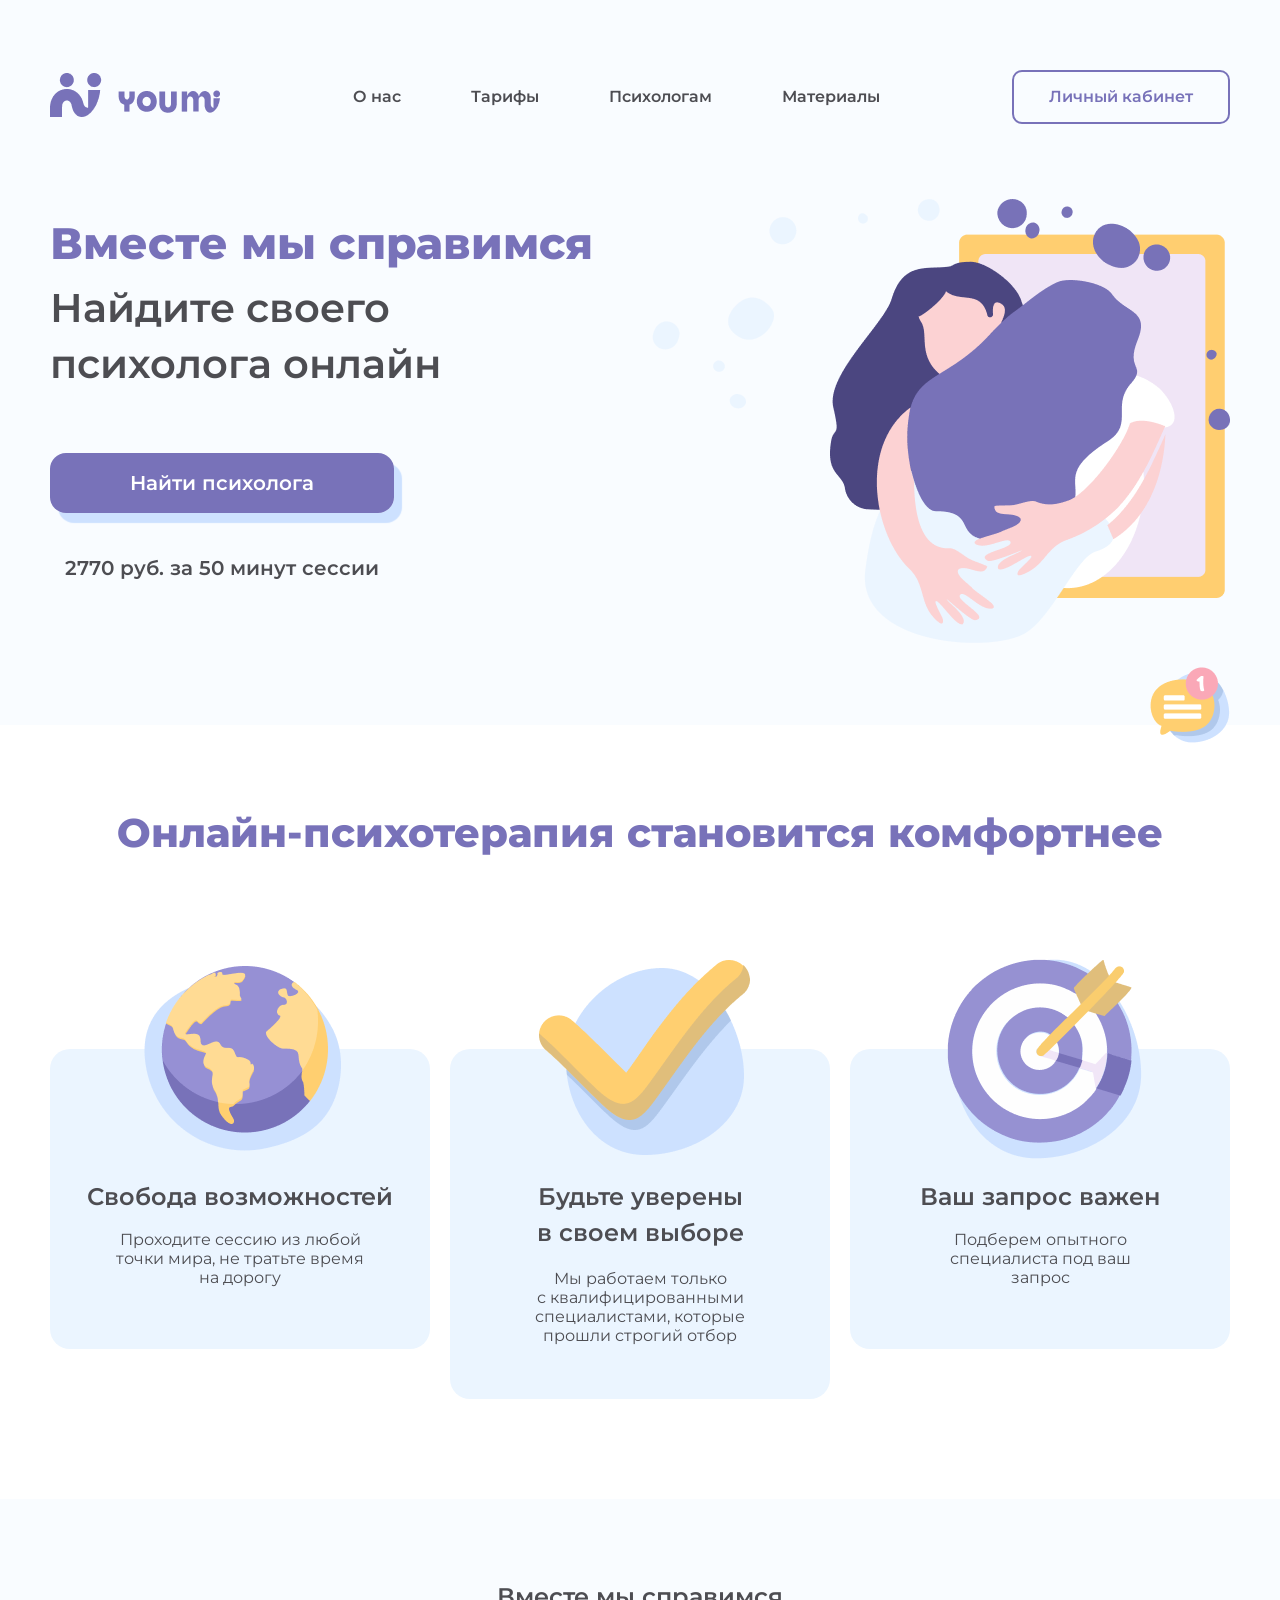
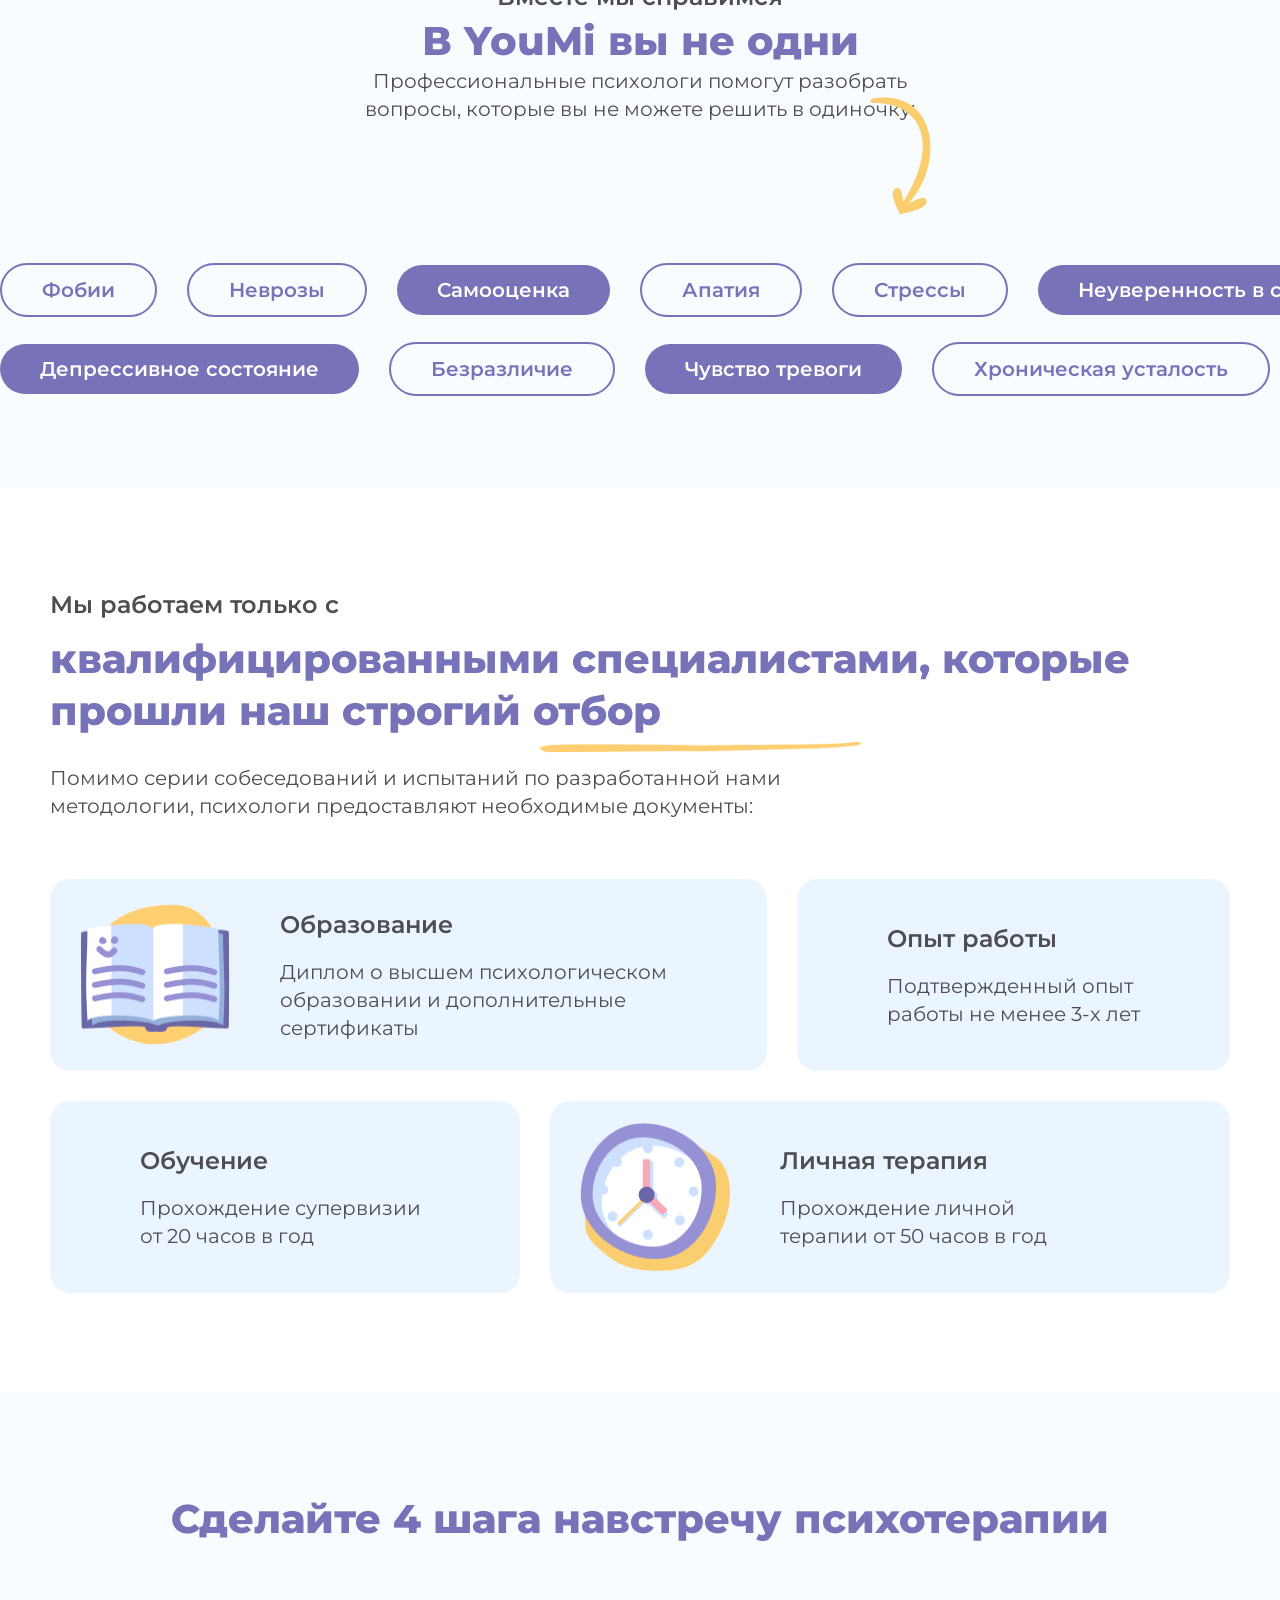
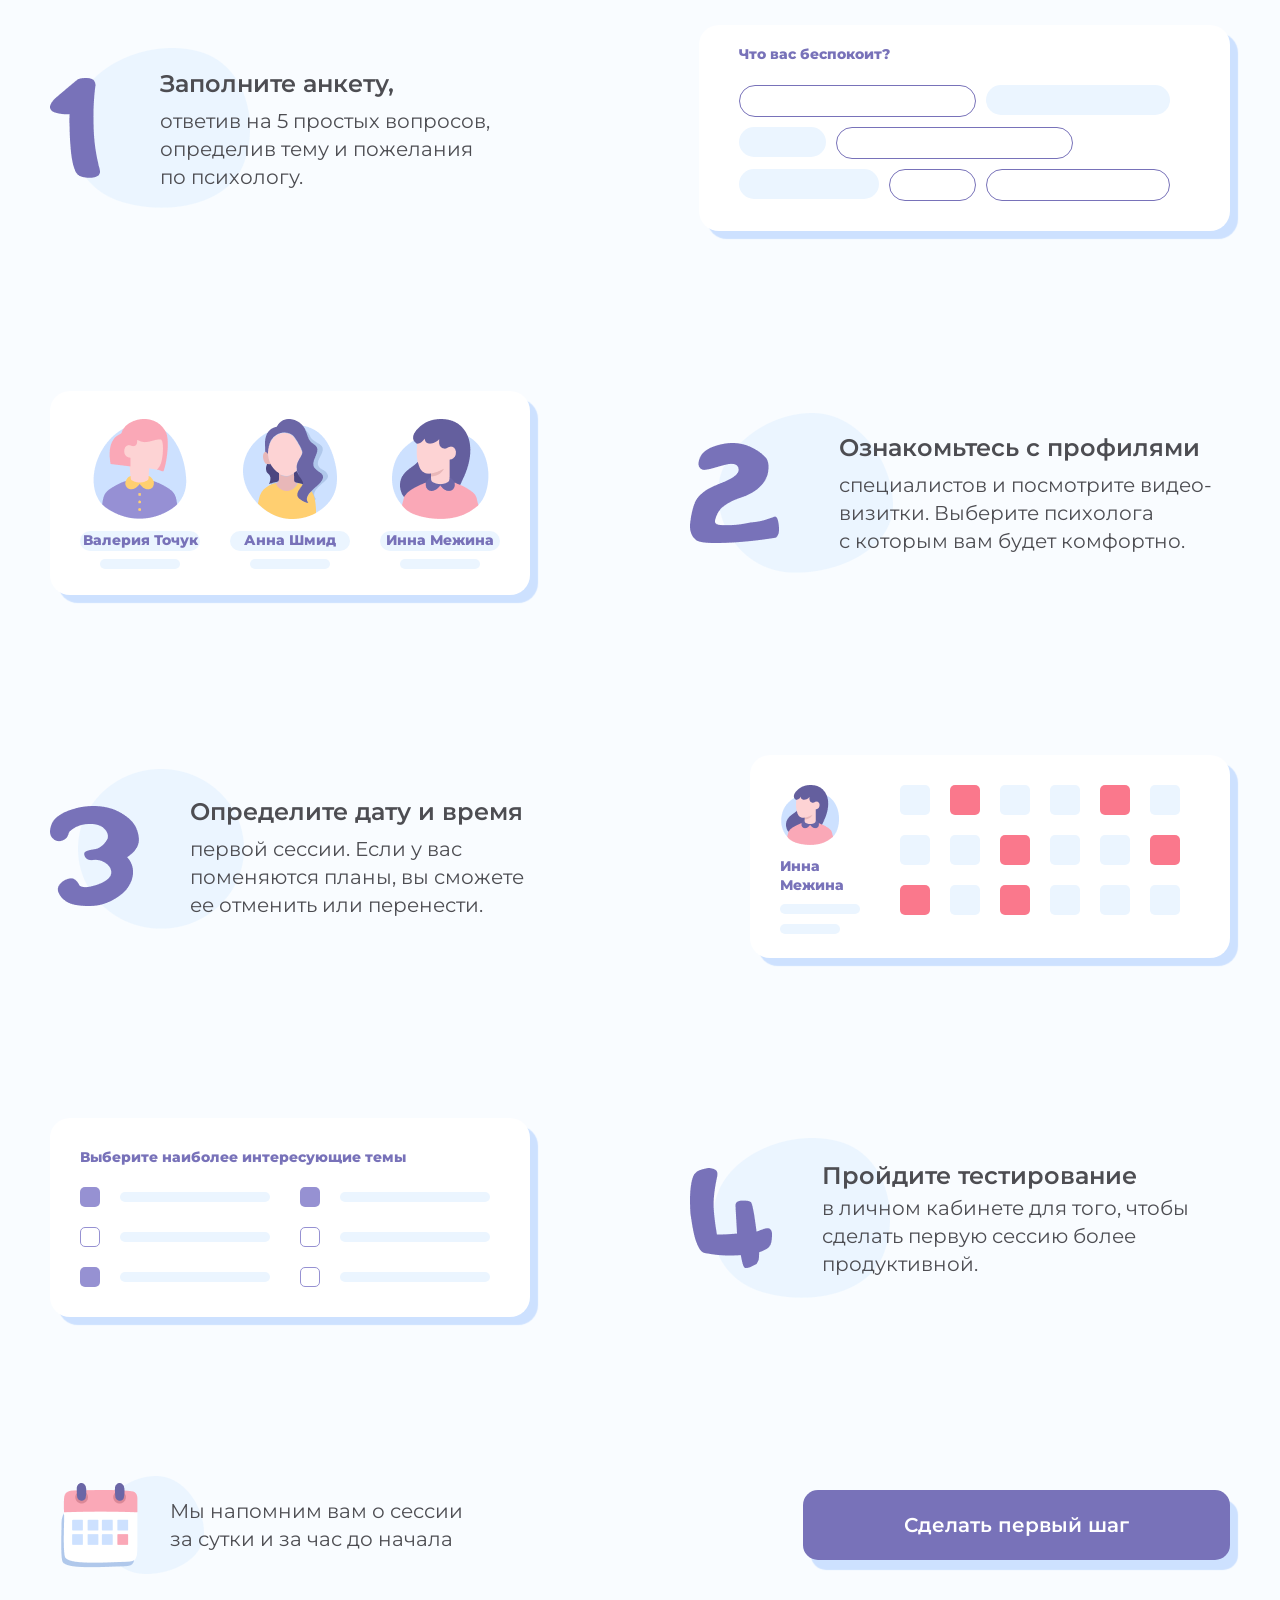
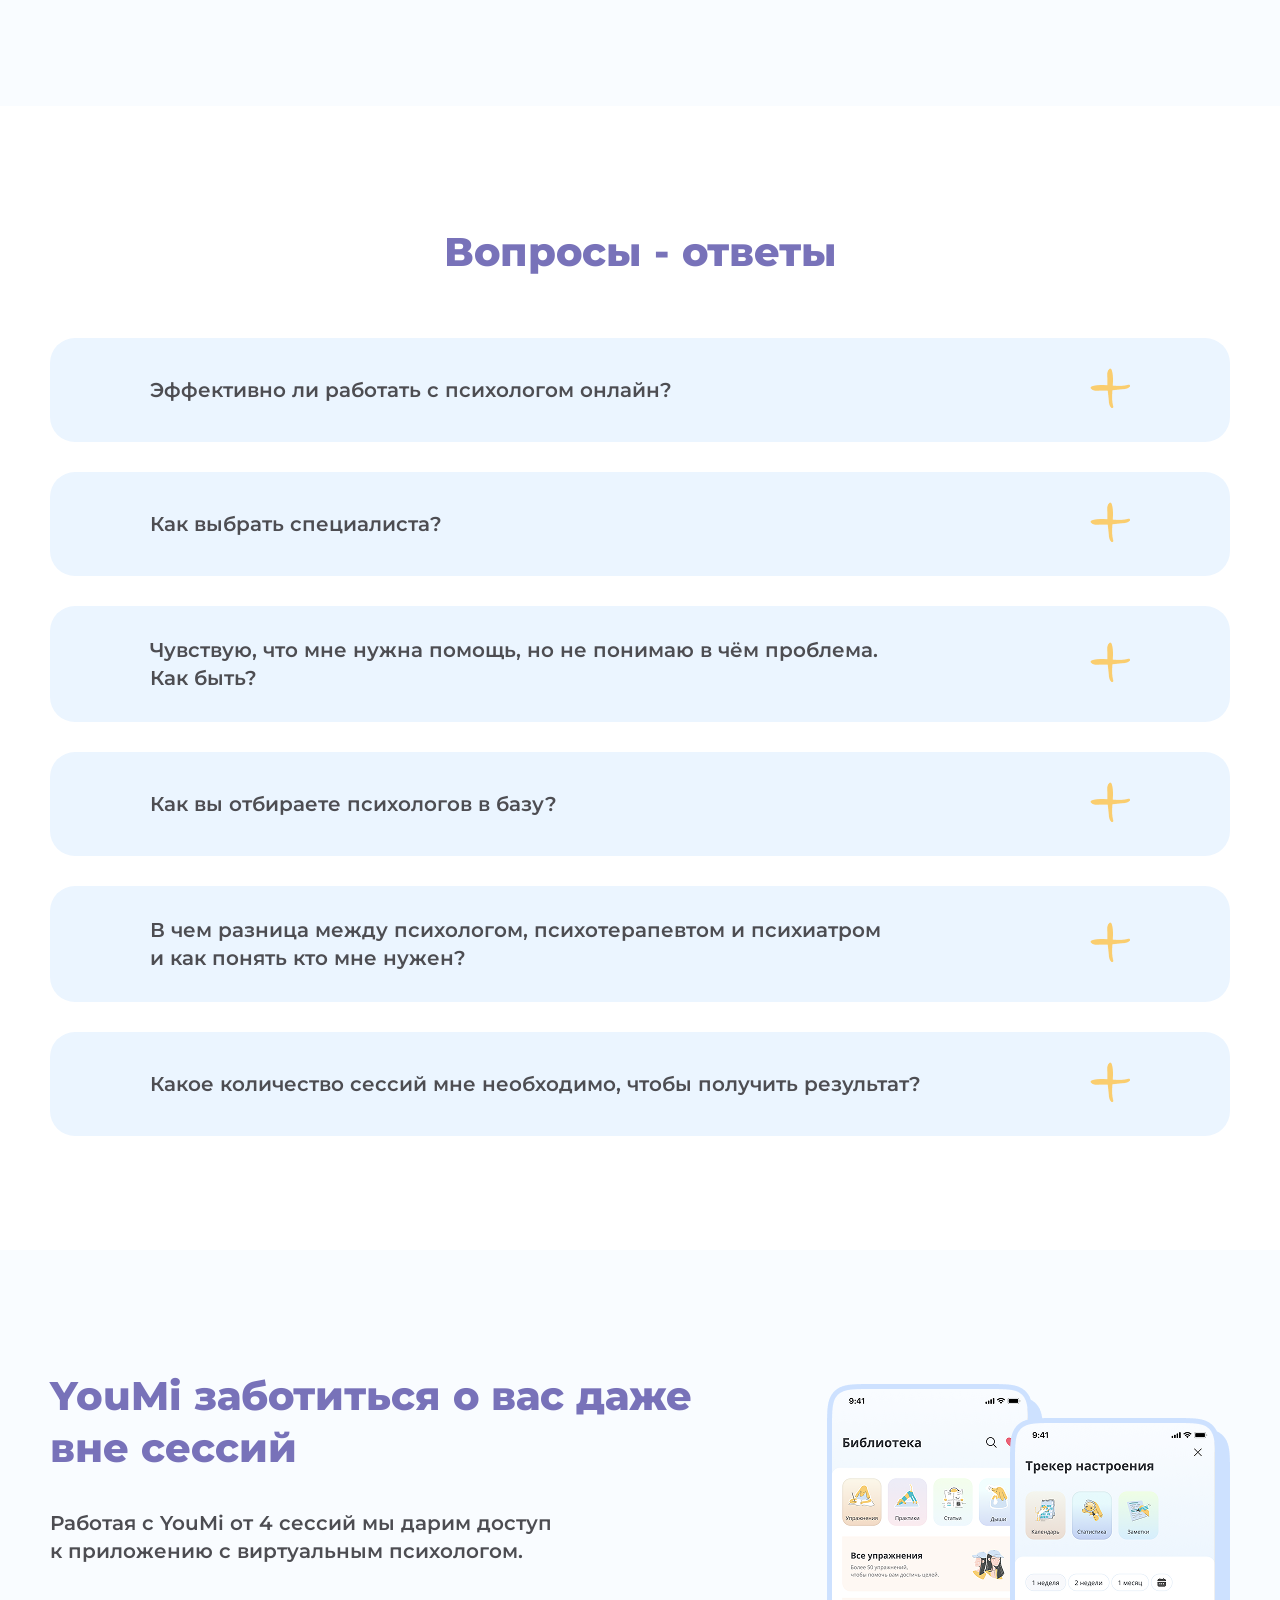
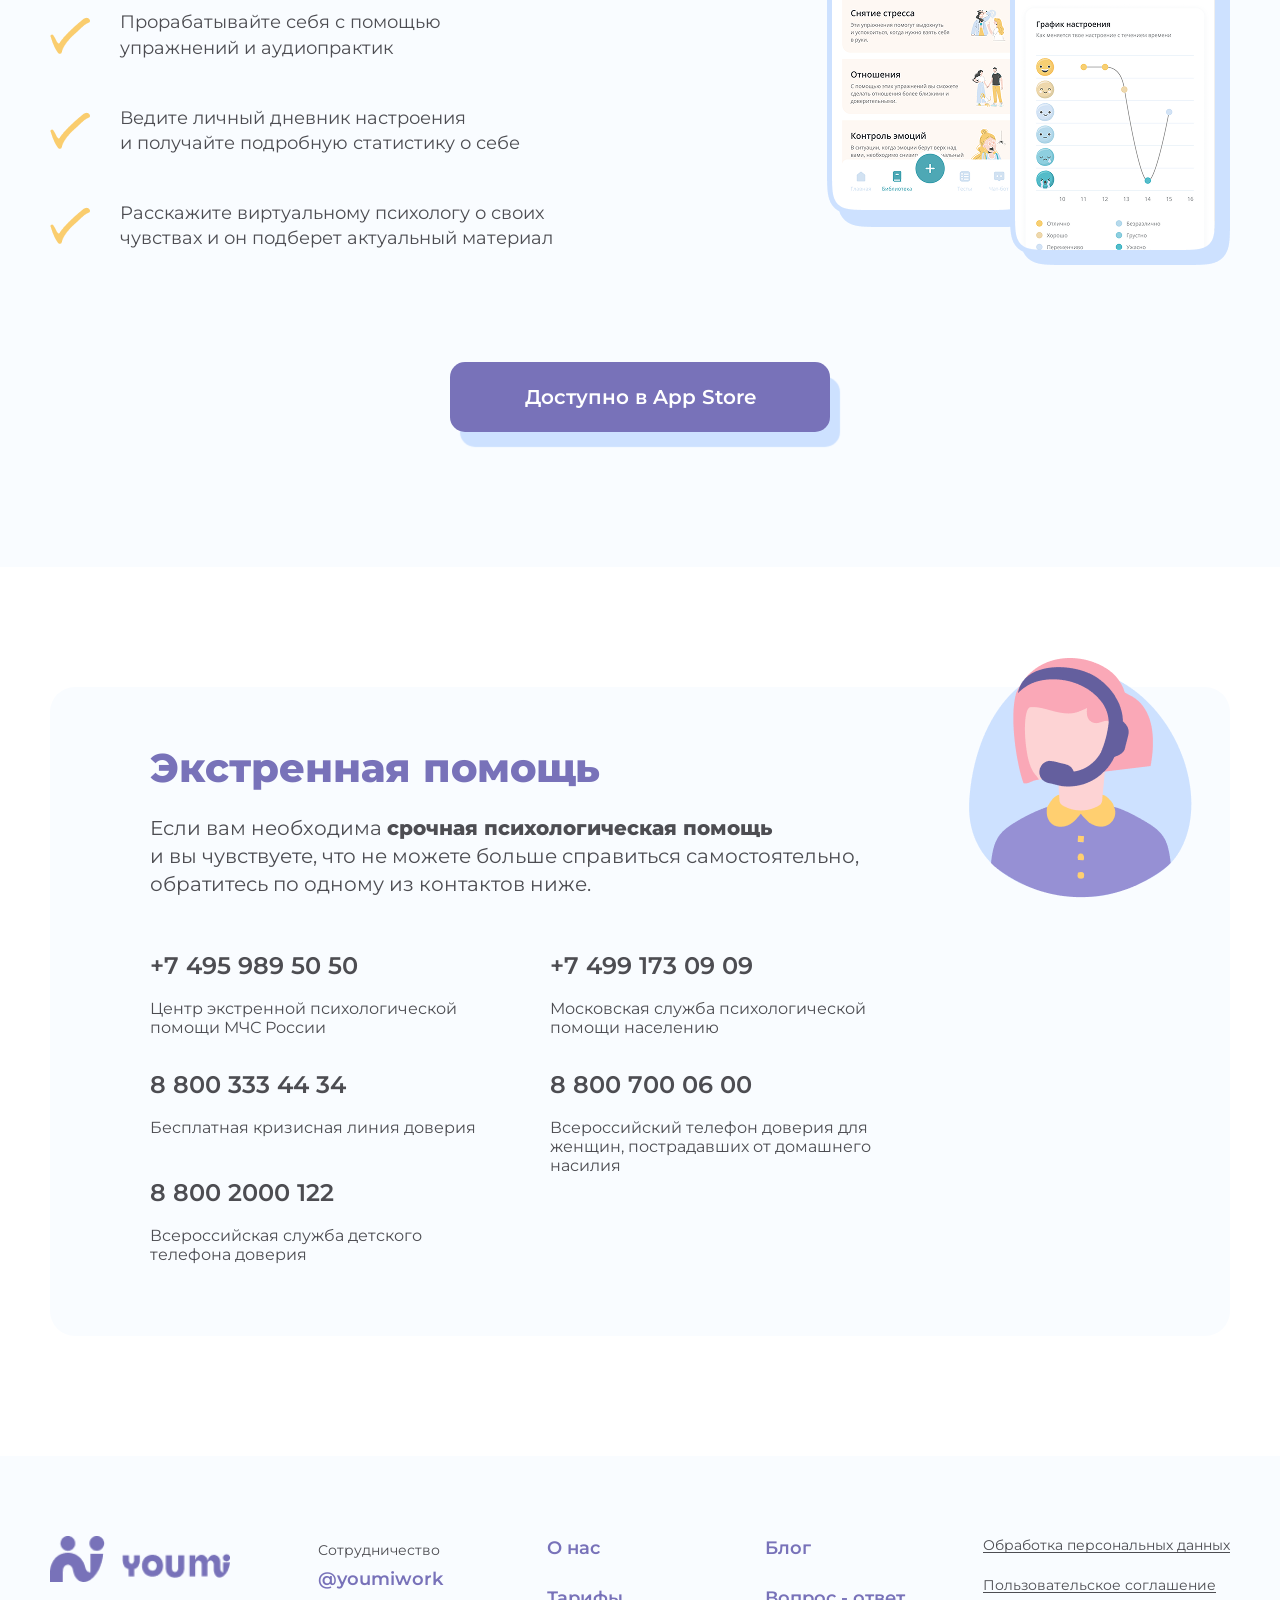
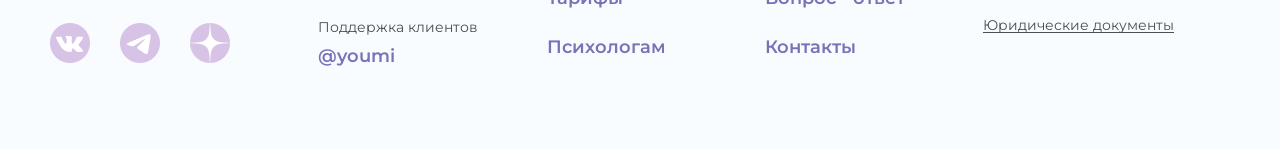
<file: index.html>
<!doctype html>
<html lang="ru">
  <head>
    <meta charset="UTF-8" />
    <meta
      name="viewport"
      content="width=device-width, user-scalable= no, initial-scale=1.0, maximum-scale = 1.0, minimum-scale = 1.0"
    />
    <link rel="stylesheet" href="styles/index_style.css" />
    <link rel="icon" href="images/logo_browser.png" />
    <title>Психолог онлайн</title>
  </head>
  <body>
    <main class="main">
      <header id="header" class="header">
        <div class="container">
          <a href="index.html">
            <img src="images/logo youmi 2.png" alt="logo" class="logo" />
          </a>
          <nav>
            <ul class="menu">
              <li><a href="about_us.html">О нас</a></li>
              <li><a href="rates.html">Тарифы</a></li>
              <li><a href="for_psychologists.html">Психологам</a></li>
              <li><a>Материалы</a></li>
            </ul>
          </nav>
          <a href="#" class="button-login">Личный кабинет</a>
          <img src="images/menu.png" alt="burger-menu" class="burger-menu" />
        </div>
      </header>
      <!-- overlay -->
      <div class="burger-overlay" id="burgerOverlay"></div>

      <!-- mobile menu -->
      <nav class="burger-panel" id="burgerPanel">
        <div class="burger-panel-header">
          <img
            src="images/logo youmi 2.png"
            alt="logo"
            class="burger_logo"
            href="index.html"
          />
          <button class="burger-close" id="burgerClose">
            <img src="images/cross_burger.png" class="cross_burger" />
          </button>
        </div>

        <ul class="burger-list">
          <li><a href="about_us.html">О нас</a></li>
          <li><a href="rates.html">Тарифы</a></li>
          <li><a href="for_psychologists.html">Психологам</a></li>
          <li><a>Материалы</a></li>
          <li><a href="#">Личный кабинет</a></li>
          <li><a href="#">Вопросы-ответы</a></li>
          <div class="inputButton_container">
            <li><a href="#">Войти</a></li>
            <img
              src="images/arrow_burger.png"
              alt="arrow_burger"
              class="arrow_burger"
            />
          </div>
        </ul>
        <div class="logotypes-container-mobile">
          <img src="images/vk.png" alt="vk" class="vk-logo-mobile" />
          <img src="images/telegram.png" alt="tg" class="tg-logo-mobile" />
          <img src="images/dzen.png" alt="dzen" class="dzen-logo-nobile" />
        </div>
      </nav>

      <section class="main-content">
        <div class="container">
          <div class="main-info">
            <h1>Вместе мы справимся</h1>
            <h2 class="h2-main">Найдите своего психолога онлайн</h2>
            <a href="#search" class="btn btn-search">Найти психолога</a>
            <p class="text">2770 руб. за 50 минут сессии</p>
          </div>
          <img
            src="images/illustration 1.png"
            alt="main-img"
            class="main-image"
          />
          <img
            src="images/support chat.png"
            alt="support"
            class="message-icon"
          />
        </div>
      </section>

      <section class="second-block">
        <div class="container">
          <h2>Онлайн-психотерапия становится комфортнее</h2>
          <!-- radio -->
          <input type="radio" name="slider" id="slide1" checked />
          <input type="radio" name="slider" id="slide2" />
          <input type="radio" name="slider" id="slide3" />

          <div class="cards">
            <div class="card-info">
              <img
                class="image-second_block"
                src="images/planet.png"
                alt="planet"
              />
              <h3>Свобода возможностей</h3>
              <p>
                Проходите сессию из любой точки мира, не тратьте время на дорогу
              </p>
            </div>
            <div class="card-info">
              <img
                class="image-second_block"
                src="images/check_mark.png"
                alt="check"
              />
              <h3>Будьте уверены в своем выборе</h3>
              <p>
                Мы работаем только с квалифицированными специалистами, которые
                прошли строгий отбор
              </p>
            </div>
            <div class="card-info">
              <img
                class="image-second_block"
                src="images/target.png"
                alt="target"
              />
              <h3>Ваш запрос важен</h3>
              <p>Подберем опытного специалиста под ваш запрос</p>
            </div>
          </div>
          <!-- dots -->
          <div class="slider-dots">
            <label for="slide1"></label>
            <label for="slide2"></label>
            <label for="slide3"></label>
          </div>
        </div>
      </section>

      <section class="third-block">
        <div class="container">
          <h3>Вместе мы справимся</h3>
          <h2>В YouMi вы не одни</h2>
          <h4>
            Профессиональные психологи помогут разобрать вопросы, которые вы не
            можете решить в одиночку:
          </h4>

          <img class="arrow" src="images/noun-arrow.png" alt="arrow" />

          <!-- Первая строка -->
          <div class="marquee">
            <ul class="marquee-track">
              <li class="white-element">Фобии</li>
              <li class="white-element">Неврозы</li>
              <li class="purple-element">Самооценка</li>
              <li class="white-element">Апатия</li>
              <li class="white-element">Стрессы</li>
              <li class="purple-element">Неуверенность в себе</li>
              <li class="purple-element">Мотивация</li>

              <!-- Дубликат для бесшовности -->
              <li class="white-element">Фобии</li>
              <li class="white-element">Неврозы</li>
              <li class="purple-element">Самооценка</li>
              <li class="white-element">Апатия</li>
              <li class="white-element">Стрессы</li>
              <li class="purple-element">Неуверенность в себе</li>
              <li class="purple-element">Мотивация</li>
            </ul>
          </div>

          <!-- Вторая строка -->
          <div class="marquee reverse">
            <ul class="marquee-track">
              <li class="purple-element">Депрессивное состояние</li>
              <li class="white-element">Безразличие</li>
              <li class="purple-element">Чувство тревоги</li>
              <li class="white-element">Хроническая усталость</li>
              <li class="white-element">Отношения</li>
              <li class="white-element">Выгорание</li>

              <!-- Дубликат -->
              <li class="purple-element">Депрессивное состояние</li>
              <li class="white-element">Безразличие</li>
              <li class="purple-element">Чувство тревоги</li>
              <li class="white-element">Хроническая усталость</li>
              <li class="white-element">Отношения</li>
              <li class="white-element">Выгорание</li>
            </ul>
          </div>
        </div>
      </section>

      <section class="fourth-block">
        <div class="container">
          <h3>Мы работаем только с</h3>
          <h2>
            квалифицированными специалистами, которые прошли наш строгий отбор
          </h2>
          <img src="images/line.png" alt="line" class="line" />
          <h4 id="four-main-h4">
            Помимо серии собеседований и испытаний по разработанной нами
            методологии, психологи предоставляют необходимые документы:
          </h4>

          <!-- radio -->
          <input type="radio" name="slider" id="adv-slide1" checked />
          <input type="radio" name="slider" id="adv-slide2" />
          <input type="radio" name="slider" id="adv-slide3" />
          <input type="radio" name="slider" id="adv-slide4" />

          <div class="card-advantages">
            <article class="advantage advantage-flex edu">
              <img src="images/book.png" alt="book" class="book" />
              <div class="advantage-details">
                <h3>Образование</h3>
                <h4>
                  Диплом о высшем психологическом образовании и дополнительные
                  сертификаты
                </h4>
              </div>
            </article>
            <article class="advantage exp min-card">
              <h3>Опыт работы</h3>
              <h4>Подтвержденный опыт работы не менее 3-х лет</h4>
            </article>
            <article class="advantage train min-card">
              <h3>Обучение</h3>
              <h4 id="passing">Прохождение супервизии от 20 часов в год</h4>
            </article>
            <article class="advantage advantage-flex therapy">
              <img src="images/watch.png" alt="watch" class="watch" />
              <div class="advantage-details">
                <h3>Личная терапия</h3>
                <h4>Прохождение личной терапии от 50 часов в год</h4>
              </div>
            </article>
          </div>
          <!-- dots -->
          <div class="slider-dots-Advantages">
            <label for="adv-slide1"></label>
            <label for="adv-slide2"></label>
            <label for="adv-slide3"></label>
            <label for="adv-slide4"></label>
          </div>
        </div>
      </section>

      <section class="fifth-block">
        <div class="container">
          <h2>Сделайте 4 шага навстречу психотерапии</h2>
          <div class="first-step">
            <div class="text-number-1">
              <img src="images/1.png" alt="number-1" class="number-1" />
              <img
                src="images/circle1.png"
                alt="circle-1"
                class="circle circle-1"
              />
              <div class="text-block-1">
                <h3>Заполните анкету,</h3>
                <p>
                  ответив на 5 простых вопросов, определив тему и пожелания
                  по психологу.
                </p>
              </div>
            </div>
            <article class="anxiety">
              <h6>Что вас беспокоит?</h6>
              <ul class="ovals">
                <li class="oval1 purple-ovals"></li>
                <li class="oval2 blue-ovals"></li>
                <li class="oval3 blue-ovals"></li>
                <li class="oval4 purple-ovals"></li>
                <li class="oval5 blue-ovals"></li>
                <li class="oval6 purple-ovals"></li>
                <li class="oval7 purple-ovals"></li>
              </ul>
            </article>
          </div>
          <div class="second-step">
            <article class="profiles">
              <div class="profile_1">
                <img
                  src="images/specialist 1.png"
                  alt="profile_1"
                  class="img-profile_1"
                />
                <h6>Валерия Точук</h6>
                <div class="line-underProfile"></div>
              </div>
              <div class="profile_2">
                <img
                  src="images/specialist 2.png"
                  alt="profile_2"
                  class="img-profile_2"
                />
                <h6>Анна Шмид</h6>
                <div class="line-underProfile"></div>
              </div>
              <div class="profile_3">
                <img
                  src="images/specialist 3.png"
                  alt="profile_3"
                  class="img-profile_3"
                />
                <h6>Инна Межина</h6>
                <div class="line-underProfile"></div>
              </div>
            </article>
            <div class="text-number-2">
              <img src="images/2.png" alt="number-2" class="number-2" />
              <img
                src="images/circle2.png"
                alt="circle-2"
                class="circle circle-2"
              />
              <div class="text-block-2">
                <h3>Ознакомьтесь с профилями</h3>
                <p>
                  специалистов и посмотрите видео-визитки. Выберите психолога
                  с которым вам будет комфортно.
                </p>
              </div>
            </div>
          </div>
          <div class="third-step">
            <div class="text-number-3">
              <img src="images/3.png" alt="number-3" class="number-3" />
              <img
                src="images/circle3.png"
                alt="circle-3"
                class="circle circle-3"
              />
              <div class="text-block-3">
                <h3>Определите дату и время</h3>
                <p>
                  первой сессии. Если у вас поменяются планы, вы сможете
                  ее отменить или перенести.
                </p>
              </div>
            </div>
            <article class="calendar">
              <div class="profile_4">
                <img
                  src="images/specialist 4.png"
                  alt="profile_4"
                  class="img-profile_4"
                />
                <h6>Инна Межина</h6>
                <div class="line-underProfile"></div>
                <div class="line-underProfile_small"></div>
              </div>
              <div class="graph">
                <div class="day-of-calendar"></div>
                <div class="day-of-calendar red"></div>
                <div class="day-of-calendar"></div>
                <div class="day-of-calendar"></div>
                <div class="day-of-calendar red"></div>
                <div class="day-of-calendar"></div>
                <div class="day-of-calendar"></div>
                <div class="day-of-calendar"></div>
                <div class="day-of-calendar red"></div>
                <div class="day-of-calendar"></div>
                <div class="day-of-calendar"></div>
                <div class="day-of-calendar red"></div>
                <div class="day-of-calendar red"></div>
                <div class="day-of-calendar"></div>
                <div class="day-of-calendar red"></div>
                <div class="day-of-calendar"></div>
                <div class="day-of-calendar"></div>
                <div class="day-of-calendar"></div>
              </div>
            </article>
          </div>
          <div class="four-step">
            <article class="themes">
              <h6>Выберите наиболее интересующие темы</h6>
              <div class="themes-block">
                <div class="theme-block">
                  <div class="mark-box purple"></div>
                  <div class="line-blue"></div>
                  <div class="mark-box white"></div>
                  <div class="line-blue"></div>
                  <div class="mark-box purple"></div>
                  <div class="line-blue"></div>
                </div>
                <div class="theme-block">
                  <div class="mark-box purple"></div>
                  <div class="line-blue"></div>
                  <div class="mark-box white"></div>
                  <div class="line-blue"></div>
                  <div class="mark-box white"></div>
                  <div class="line-blue"></div>
                </div>
              </div>
            </article>
            <div class="text-number-4">
              <img src="images/4.png" alt="number-4" class="number-4" />
              <img
                src="images/circle4.png"
                alt="circle-4"
                class="circle circle-4"
              />
              <div class="text-block-4">
                <h3>Пройдите тестирование</h3>
                <p>
                  в личном кабинете для того, чтобы сделать первую сессию более
                  продуктивной.
                </p>
              </div>
            </div>
          </div>
          <div class="five-button-step">
            <div class="text-number-5">
              <img src="images/calendar.png" alt="number-5" class="number-5" />
              <img
                src="images/circle5.png"
                alt="circle-5"
                class="circle circle-5"
              />
              <div class="text-block-5">
                <p>Мы напомним вам о сессии за сутки и за час до начала</p>
              </div>
            </div>
            <a href="#" class="button_first_step">Сделать первый шаг</a>
          </div>
        </div>
      </section>

      <section class="sixth-block">
        <div class="container">
          <h2>Вопросы - ответы</h2>
          <details class="quetion1">
            <summary>
              <h5>Эффективно ли работать с психологом онлайн?</h5>
            </summary>
            <p>
              Да, эффективно и уже является стандартной практикой во всем мире.
              За последние годы было проведено много научных исследований,
              доказывающих, что данный формат не уступает по эффективности
              традиционной очной психотерапии.
            </p>
          </details>
          <details class="quetion2">
            <summary><h5>Как выбрать специалиста?</h5></summary>
            <p>
              Мы помогаем с выбором подходящего психолога. Вам необходимо всего
              лишь заполнить короткую анкету, на основе которой мы определим, в
              каком направлении вы хотите начать терапию. Под ваш запрос
              подберем психологов. В результате вы получите список с профилями
              наиболее подходящих вам специалистов. Окончательный выбор за вами.
            </p>
          </details>
          <details class="quetion3">
            <summary>
              <h5>
                Чувствую, что мне нужна помощь, но не понимаю в чём проблема.
                <br />
                Как быть?
              </h5>
            </summary>
            <p>
              Это абсолютно нормальная ситуация. С ней сталкиваются многие люди
              в начале работы с психологом. Специалист поможет вам
              сформулировать запрос. Это обязательный этап, с которого как раз и
              начинается работа. Часто в процессе терапии запрос может меняться.
              И это тоже нормально. Поэтому можете смело начинать психотерапию.
            </p>
          </details>
          <details class="quetion4">
            <summary><h5>Как вы отбираете психологов в базу?</h5></summary>
            <p>
              Все психологи, которые попали в базу YouMi, соответствуют ряду
              обязательных требований:
              <br />
              1. Наличие документа об окончании профильного высшего учебного
              заведения.<br />
              2. Документы, подтверждающие дополнительное образование в
              определенном направлении психотерапии. Мы рассматриваем только
              длительные программы обучения (порядка 500 часов).<br />
              3. Обязательное прохождение нескольких этапов отбора, включающих
              интервью и тестирование на профессиональную компетентность и
              знание этических норм.<br />
              4. Прохождение личной терапии и регулярной супервизии.<br />

              Психолог не попадает в нашу базу, если хотя бы один из этих
              пунктов не выполнен. Мы заботимся о вас, поэтому так тщательно
              подходим к этому вопросу.
            </p>
          </details>
          <details class="quetion5">
            <summary>
              <h5>
                В чем разница между психологом, психотерапевтом и психиатром
                и как понять кто мне нужен?
              </h5>
            </summary>
            <p>
              Психиатр — специалист с высшим медицинским образованием. Он может
              прописывать медикаментозное лечение. Например, антидепрессанты.
              Заранее понять нужен ли он вам, сложно. Мы советуем начать с
              консультации психолога или психотерапевта, они помогут разобраться
              и в случае необходимости порекомендуют обратиться к психиатру. В
              рамках работы сервиса вы не сможете получить консультацию
              психиатра, медицинские назначения и рецепты на препараты.<br />

              Психолог — специалист с высшим психологическим образованием.<br />

              Психотерапевтом может называться врач, имеющий
              психотерапевтическую специализацию, и психолог, который получил
              дополнительное образование в одном из признанных
              психотерапевтических направлений (когнитивно-поведенческая
              терапия, психоанализ, гештальт-терапия и другие). В нашей базе
              собраны именно такие специалисты, получившие высшее
              психологическое образованием, прошедшие долгосрочную подготовку в
              определенном подходе и использующие эффективные методы
              психотерапии.
            </p>
          </details>
          <details class="quetion6">
            <summary>
              <h5>
                Какое количество сессий мне необходимо, чтобы получить
                результат?
              </h5>
            </summary>
            <p>
              Здесь все индивидуально. Многое зависит от специфики вашей
              проблемы, готовности и внутренних ресурсов для изменений. Значение
              имеет, насколько вы доверяете психологу, в каком методе он
              работает. Как правило, терапия может длиться от 10 сессий и до
              нескольких месяцев.
            </p>
          </details>
          <a href="#" class="btn-more-question">Больше вопросов</a>
        </div>
      </section>

      <section class="seventh-block">
        <div class="container">
          <div class="app-image-container">
            <div class="left-part">
              <h2>YouMi заботиться о вас даже вне сессий</h2>
              <h4>
                Работая с YouMi от 4 сессий мы дарим доступ к приложению
                с виртуальным психологом.
              </h4>
              <div class="application-points">
                <img
                  src="images/yellow-check-mark.png"
                  alt="yellow-check-mark"
                />
                <p class="app-text">
                  Прорабатывайте себя с помощью упражнений и аудиопрактик
                </p>
                <img
                  src="images/yellow-check-mark.png"
                  alt="yellow-check-mark"
                />
                <p class="app-text">
                  Ведите личный дневник настроения и получайте подробную
                  статистику о себе
                </p>
                <img
                  src="images/yellow-check-mark.png"
                  alt="yellow-check-mark"
                />
                <p class="app-text">
                  Расскажите виртуальному психологу о своих чувствах
                  и он подберет актуальный материал
                </p>
              </div>
            </div>
            <img src="images/Phones.png" alt="phones" class="phones" />
          </div>
          <a
            class="btnDownload"
            href="https://apps.apple.com/ru/app/triggero-личный-помощник/id6451473147"
            target="_blank"
            >Доступно в App Store</a
          >
        </div>
      </section>

      <section class="eighth-block">
        <div class="container">
          <h2>Экстренная помощь</h2>
          <h4>
            Если вам необходима
            <b>срочная психологическая помощь</b> и вы чувствуете, что не можете
            больше справиться самостоятельно, обратитесь по одному из контактов
            ниже.
          </h4>
          <div class="numbers-container">
            <div class="number-text-first">
              <h3>+7 495 989 50 50</h3>
              <p>Центр экстренной психологической помощи МЧС России</p>
            </div>
            <div class="number-text-second">
              <h3>+7 499 173 09 09</h3>
              <p>Московская служба психологической помощи населению</p>
            </div>
            <div class="number-text-third">
              <h3>8 800 333 44 34</h3>
              <p>Бесплатная кризисная линия доверия</p>
            </div>
            <div class="number-text-fourth">
              <h3>8 800 700 06 00</h3>
              <p>
                Всероссийский телефон доверия для женщин, пострадавших от
                домашнего насилия
              </p>
            </div>
            <div class="number-text-fifth">
              <h3>8 800 2000 122</h3>
              <p>Всероссийская служба детского телефона доверия</p>
            </div>
          </div>
          <img
            src="images/call-specialist.png"
            alt="call-specialist"
            class="call-specialist"
          />
        </div>
      </section>
    </main>
    <footer class="footer">
      <div class="container">
        <div class="logotypes-container">
          <a href="#header">
            <img src="images/logo youmi 2.png" alt="logo" class="logo" />
          </a>
          <img src="images/vk.png" alt="vk" class="vk-logo" />
          <img src="images/telegram.png" alt="tg" class="tg-logo" />
          <img src="images/dzen.png" alt="dzen" class="dzen-logo" />
        </div>
        <div class="support-block">
          <article class="support-subBlock">
            <h6>Сотрудничество</h6>
            <a class="youmiwork-mail" href="mailto:@youmiwork" target="_blank"
              >@youmiwork</a
            >
          </article>
          <article class="support-subBlock">
            <h6>Поддержка клиентов</h6>
            <a class="youmi-mail" href="mailto:@youmi" target="_blank"
              >@youmi</a
            >
          </article>
        </div>
        <div class="logotypes-container-mobile">
          <img src="images/vk.png" alt="vk" class="vk-logo-mobile" />
          <img src="images/telegram.png" alt="tg" class="tg-logo-mobile" />
          <img src="images/dzen.png" alt="dzen" class="dzen-logo-nobile" />
        </div>
        <div class="about-block">
          <h5>О нас</h5>
          <h5>Тарифы</h5>
          <h5>Психологам</h5>
        </div>
        <div class="about-block">
          <h5>Блог</h5>
          <h5>Вопрос - ответ</h5>
          <h5>Контакты</h5>
        </div>
        <div class="politic-block">
          <h6>Обработка персональных данных</h6>
          <h6>Пользовательское соглашение</h6>
          <h6>Юридические документы</h6>
        </div>
      </div>
    </footer>
    <script src="scripts/index.js"></script>
  </body>
</html>
</file>
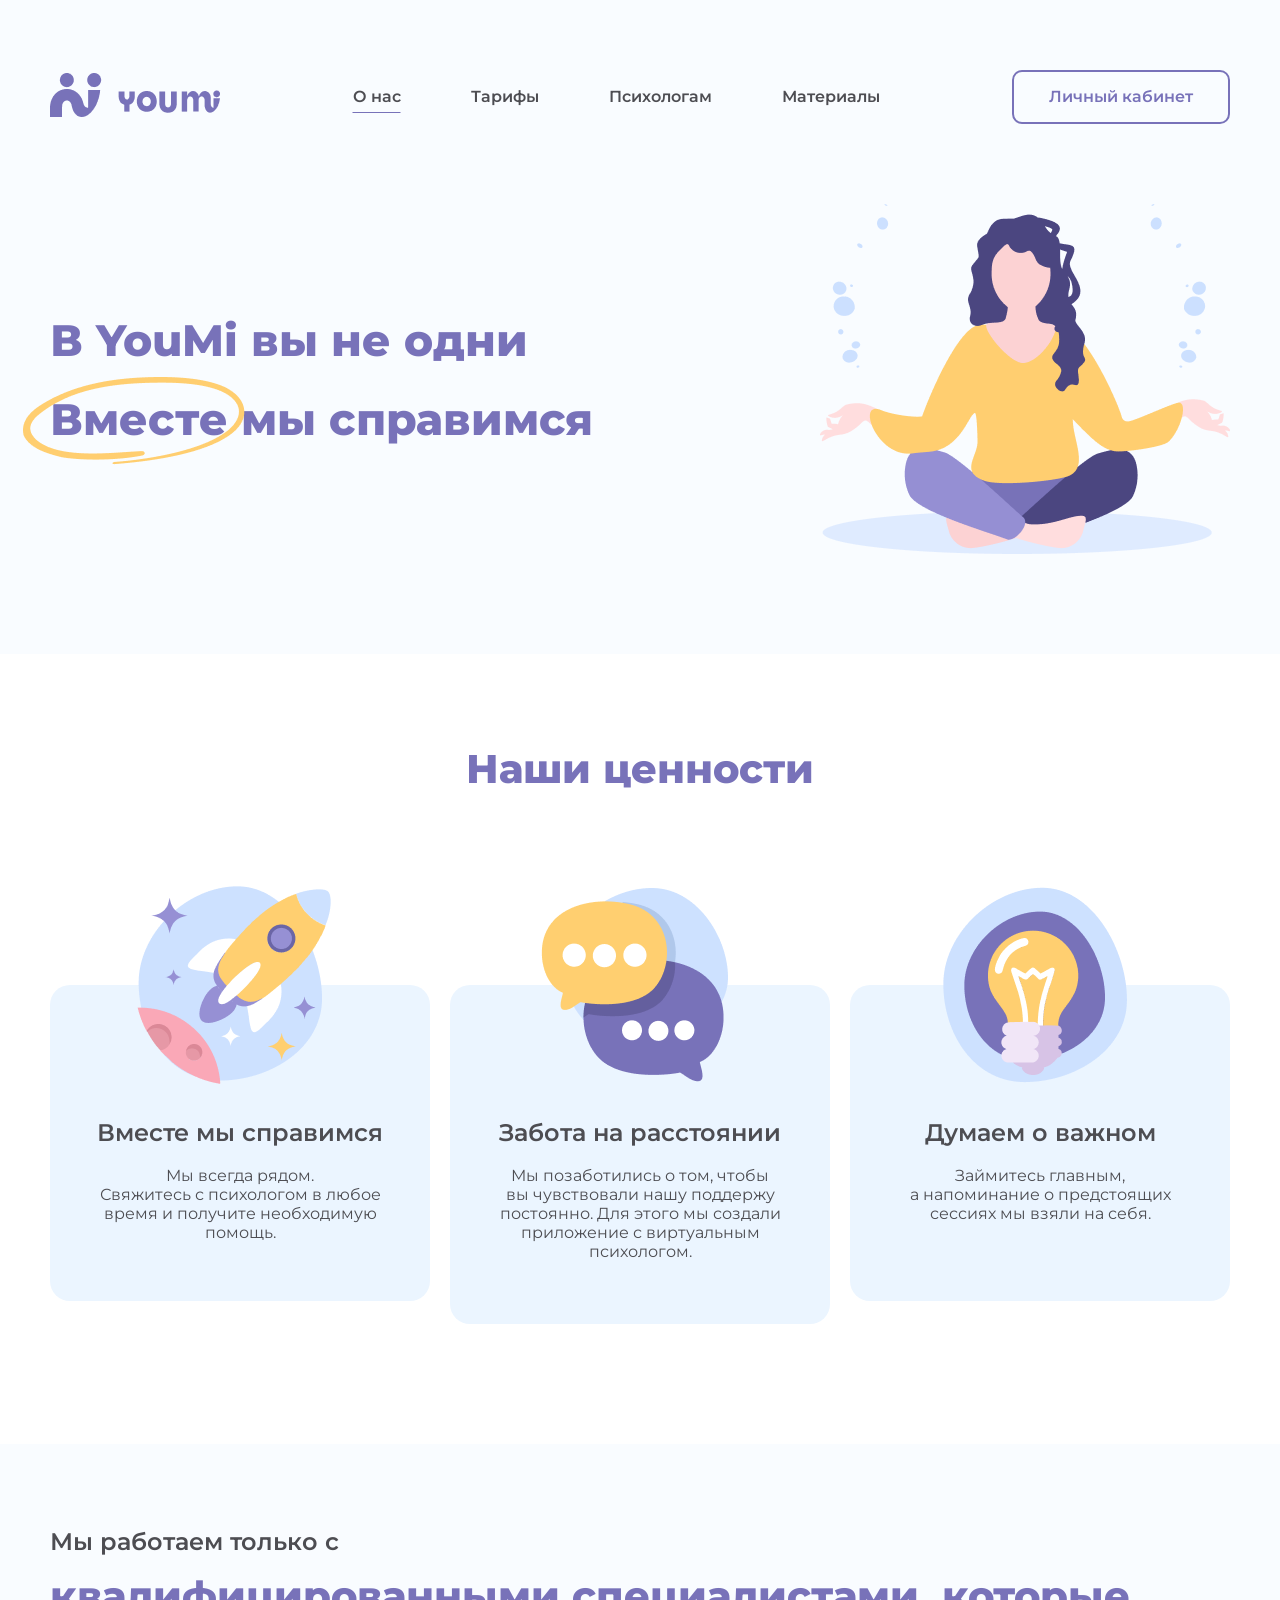
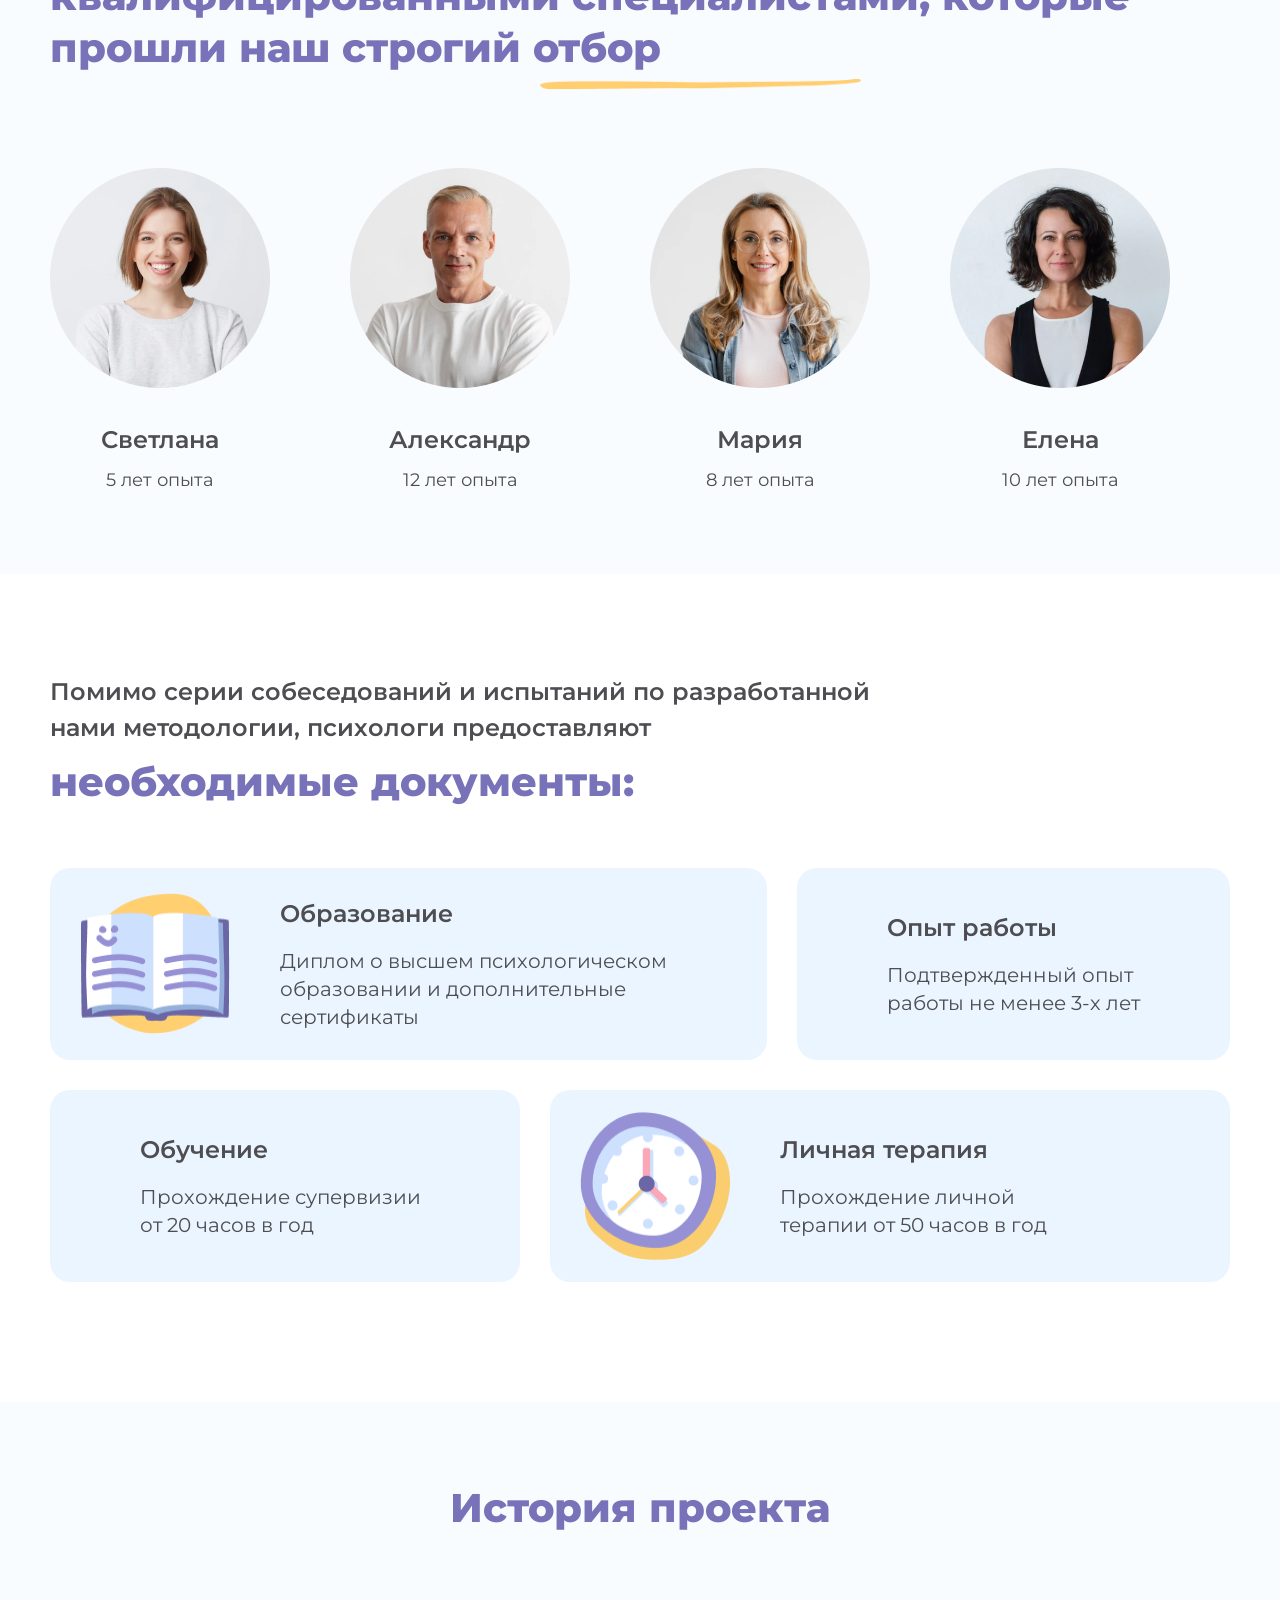
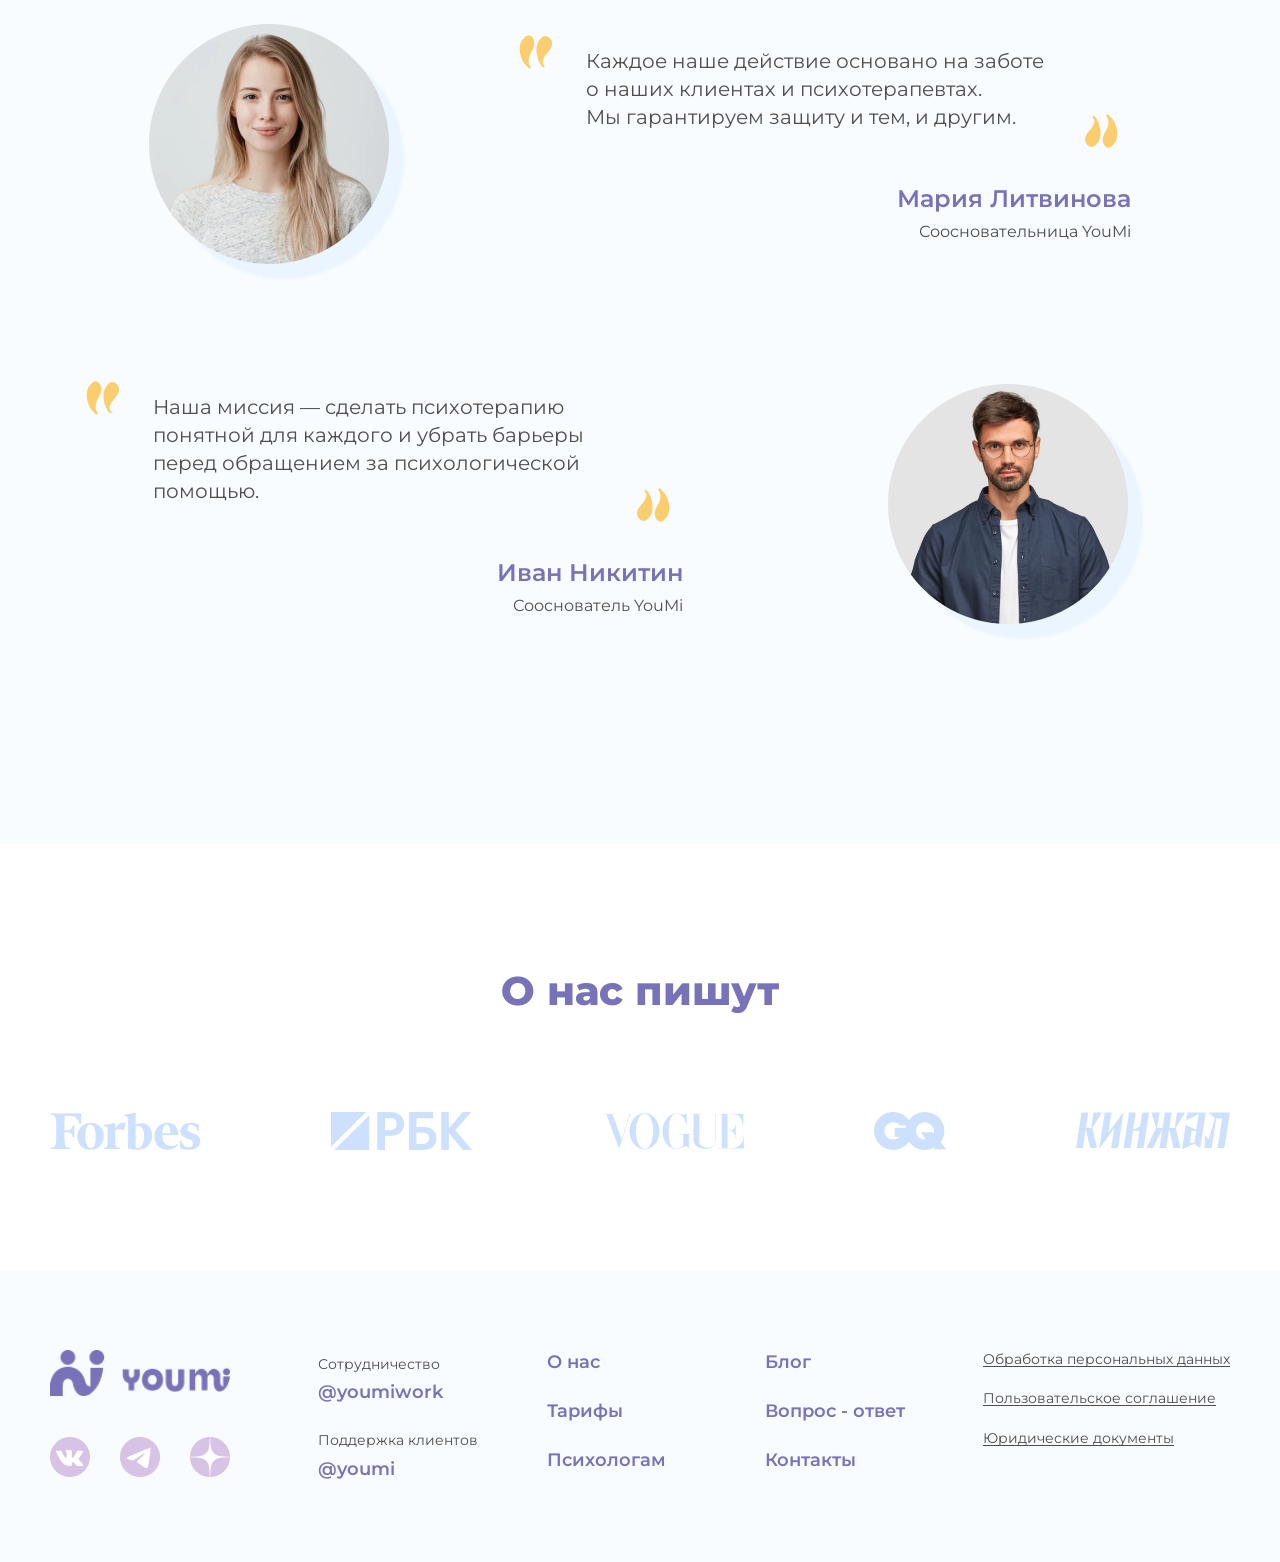
<file: about_us.html>
<!doctype html>
<html lang="ru">
  <head>
    <meta charset="UTF-8" />
    <meta
      name="viewport"
      content="width=device-width, user-scalable= no, initial-scale=1.0, maximum-scale = 1.0, minimum-scale = 1.0"
    />
    <title>О нас</title>
    <link rel="stylesheet" href="styles/about_style.css" />
    <link rel="icon" href="images/logo_browser.png" />
  </head>
  <body>
    <header id="header">
      <div class="container">
        <a href="index.html">
          <img src="images/logo youmi 2.png" alt="logo" class="logo" />
        </a>
        <nav>
          <ul class="menu">
            <li><a href="about_us.html" id="about_us">О нас</a></li>
            <li><a href="rates.html">Тарифы</a></li>
            <li><a href="for_psychologists.html">Психологам</a></li>
            <li><a>Материалы</a></li>
          </ul>
        </nav>
        <button class="btnLogin" type="button">Личный кабинет</button>
        <img src="images/menu.png" alt="burger-menu" class="burger-menu" />
      </div>
    </header>
    <!-- overlay -->
    <div class="burger-overlay" id="burgerOverlay"></div>

    <!-- mobile menu -->
    <nav class="burger-panel" id="burgerPanel">
      <div class="burger-panel-header">
        <img
          src="images/logo youmi 2.png"
          alt="logo"
          class="burger_logo"
          href="index.html"
        />
        <button class="burger-close" id="burgerClose">
          <img src="images/cross_burger.png" class="cross_burger" />
        </button>
      </div>

      <ul class="burger-list">
        <li><a id="about_us" href="about_us.html">О нас</a></li>
        <li><a href="rates.html">Тарифы</a></li>
        <li><a href="for_psychologists.html">Психологам</a></li>
        <li><a>Материалы</a></li>
        <li><a href="#">Личный кабинет</a></li>
        <li><a href="#">Вопросы-ответы</a></li>
        <div class="inputButton_container">
          <li><a href="#">Войти</a></li>
          <img
            src="images/arrow_burger.png"
            alt="arrow_burger"
            class="arrow_burger"
          />
        </div>
      </ul>
      <div class="logotypes-container-mobile">
        <img src="images/vk.png" alt="vk" class="vk-logo-mobile" />
        <img src="images/telegram.png" alt="tg" class="tg-logo-mobile" />
        <img src="images/dzen.png" alt="dzen" class="dzen-logo-nobile" />
      </div>
    </nav>

    <main>
      <section class="hero-block">
        <div class="container">
          <div class="hero-block-text">
            <h1>В YouMi вы не одни</h1>
            <h1>Вместе мы справимся</h1>
            <img
              src="images/Ellipse about us.png"
              alt="ellipse"
              class="ellipse-hero"
            />
          </div>
          <img
            src="images/About us main.png"
            alt="main-picture"
            class="hero-block-picture"
          />
        </div>
      </section>

      <section class="second-block">
        <div class="container">
          <h2>Наши ценности</h2>
          <input
            type="radio"
            id="appreciation-slide1"
            name="appreciation-slider"
            checked
          />
          <input
            type="radio"
            id="appreciation-slide2"
            name="appreciation-slider"
          />
          <input
            type="radio"
            id="appreciation-slide3"
            name="appreciation-slider"
          />
          <div class="cards">
            <div class="card-info">
              <img
                class="image-second_block"
                src="images/rocket.png"
                alt="rocket"
              />
              <h3>Вместе мы справимся</h3>
              <p>
                Мы всегда рядом.<br />
                Свяжитесь с психологом в любое время и получите необходимую
                помощь.
              </p>
            </div>
            <div class="card-info">
              <img
                class="image-second_block"
                src="images/chat.png"
                alt="chat"
              />
              <h3>Забота на расстоянии</h3>
              <p>
                Мы позаботились о том, чтобы вы чувствовали нашу поддержу
                постоянно. Для этого мы создали приложение с виртуальным
                психологом.
              </p>
            </div>
            <div class="card-info">
              <img
                class="image-second_block"
                src="images/light_bulb.png"
                alt="light"
              />
              <h3>Думаем о важном</h3>
              <p>
                Займитесь главным, а напоминание о предстоящих сессиях мы взяли
                на себя.
              </p>
            </div>
          </div>
          <div class="appreciation-sider-dots">
            <label for="appreciation-slide1"></label>
            <label for="appreciation-slide2"></label>
            <label for="appreciation-slide3"></label>
          </div>
        </div>
      </section>

      <section class="third-block">
        <div class="container">
          <h3>Мы работаем только с</h3>
          <h2>
            квалифицированными специалистами, которые прошли наш строгий отбор
          </h2>
          <img src="images/line.png" alt="line" class="line" />
          <img
            class="slider-prev slider-arrow"
            src="images/slider_left_arrow.png"
            alt="slider_left_arrow"
          />
          <div class="specialists_container">
            <article class="1_specialist">
              <img
                src="images/Specialist_Svetlana.png"
                alt="Specialist_Svetlana"
              />
              <h3>Светлана</h3>
              <h5>5 лет опыта</h5>
            </article>
            <article class="2_specialist">
              <img
                src="images/Specialist_Aleksandr.png"
                alt="Specialist_Aleksandr"
              />
              <h3>Александр</h3>
              <h5>12 лет опыта</h5>
            </article>
            <article class="3_specialist">
              <img src="images/Specialist_Maria.png" alt="Specialist_Maria" />
              <h3>Мария</h3>
              <h5>8 лет опыта</h5>
            </article>
            <article class="4_specialist">
              <img src="images/Specialict_Elena.png" alt="Specialist_Elena" />
              <h3>Елена</h3>
              <h5>10 лет опыта</h5>
            </article>
          </div>
          <img
            class="slider-next slider-arrow"
            src="images/slider_right_arrow.png"
            alt="slider_left_arrow"
          />
        </div>
      </section>

      <section class="fourth-block">
        <div class="container">
          <h3 class="main_h3">
            Помимо серии собеседований и испытаний по разработанной нами
            методологии, психологи предоставляют
          </h3>
          <h2>необходимые документы:</h2>
          <!-- radio -->
          <input type="radio" name="slider" id="adv-slide1" checked />
          <input type="radio" name="slider" id="adv-slide2" />
          <input type="radio" name="slider" id="adv-slide3" />
          <input type="radio" name="slider" id="adv-slide4" />

          <div class="card-advantages">
            <article class="advantage advantage-flex edu">
              <img src="images/book.png" alt="book" class="book" />
              <div class="advantage-details">
                <h3>Образование</h3>
                <h4>
                  Диплом о высшем психологическом образовании и дополнительные
                  сертификаты
                </h4>
              </div>
            </article>
            <article class="advantage exp min-card">
              <h3>Опыт работы</h3>
              <h4>Подтвержденный опыт работы не менее 3-х лет</h4>
            </article>
            <article class="advantage train min-card">
              <h3>Обучение</h3>
              <h4 id="passing">Прохождение супервизии от 20 часов в год</h4>
            </article>
            <article class="advantage advantage-flex therapy">
              <img src="images/watch.png" alt="watch" class="watch" />
              <div class="advantage-details">
                <h3>Личная терапия</h3>
                <h4>Прохождение личной терапии от 50 часов в год</h4>
              </div>
            </article>
          </div>
          <!-- dots -->
          <div class="slider-dots-Advantages">
            <label for="adv-slide1"></label>
            <label for="adv-slide2"></label>
            <label for="adv-slide3"></label>
            <label for="adv-slide4"></label>
          </div>
        </div>
      </section>

      <section class="fifth-block">
        <div class="container">
          <h2>История проекта</h2>
          <div class="hystory-underblock-first">
            <img
              src="images/Hystory_Maria.png"
              alt="Maria_companion"
              class="hystory_Maria-img"
            />
            <div class="hystory-underblock-first_text">
              <blockquote class="quote-Maria">
                Каждое наше действие основано на заботе о наших клиентах
                и психотерапевтах. Мы гарантируем защиту и тем, и другим.
              </blockquote>
              <h3>Мария Литвинова</h3>
              <p class="undername-text">Соосновательница YouMi</p>
            </div>
          </div>
          <div class="hystory-underblock-second">
            <div class="hystory-underblock-second_text">
              <blockquote class="quote-Ivan">
                Наша миссия — сделать психотерапию понятной для каждого и убрать
                барьеры перед обращением за психологической помощью.
              </blockquote>
              <h3>Иван Никитин</h3>
              <p class="undername-text">Сооснователь YouMi</p>
            </div>
            <img
              src="images/Hystory_Ivan.png"
              alt="Ivan_companion"
              class="hystory_Ivan-img"
            />
          </div>
        </div>
      </section>

      <section class="sixth-block">
        <div class="container">
          <h2>О нас пишут</h2>
          <div class="company-logo-container">
            <img src="images/forbes.png" alt="fotbes" class="forbes-logo" />
            <img src="images/rbk.png" alt="rbk-logo" class="rbk-logo" />
            <img src="images/vogue.png" alt="vogue-logo" class="vogue-logo" />
            <img src="images/gq.png" alt="gq-logo" class="gq-logo" />
            <img
              src="images/logo kinzal.png"
              alt="logo kinzal"
              class="logo-kinzal"
            />
            <!--Дубликаты-->
            <span class="dublicate-logo">
              <img src="images/forbes.png" alt="fotbes" class="forbes-logo" />
              <img src="images/rbk.png" alt="rbk-logo" class="rbk-logo" />
              <img src="images/vogue.png" alt="vogue-logo" class="vogue-logo" />
              <img src="images/gq.png" alt="gq-logo" class="gq-logo" />
              <img
                src="images/logo kinzal.png"
                alt="logo kinzal"
                class="logo-kinzal"
              />
            </span>
          </div>
        </div>
      </section>
    </main>

    <footer class="footer">
      <div class="container">
        <div class="logotypes-container">
          <a href="#header">
            <img src="images/logo youmi 2.png" alt="logo" class="logo" />
          </a>
          <img src="images/vk.png" alt="vk" class="vk-logo" />
          <img src="images/telegram.png" alt="tg" class="tg-logo" />
          <img src="images/dzen.png" alt="dzen" class="dzen-logo" />
        </div>
        <div class="support-block">
          <article class="support-subBlock">
            <h6>Сотрудничество</h6>
            <a class="youmiwork-mail" href="mailto:@youmiwork" target="_blank"
              >@youmiwork</a
            >
          </article>
          <article class="support-subBlock">
            <h6>Поддержка клиентов</h6>
            <a class="youmi-mail" href="mailto:@youmi" target="_blank"
              >@youmi</a
            >
          </article>
        </div>
        <div class="logotypes-container-mobile">
          <img src="images/vk.png" alt="vk" class="vk-logo-mobile" />
          <img src="images/telegram.png" alt="tg" class="tg-logo-mobile" />
          <img src="images/dzen.png" alt="dzen" class="dzen-logo-nobile" />
        </div>
        <div class="about-block">
          <h5>О нас</h5>
          <h5>Тарифы</h5>
          <h5>Психологам</h5>
        </div>
        <div class="about-block">
          <h5>Блог</h5>
          <h5>Вопрос - ответ</h5>
          <h5>Контакты</h5>
        </div>
        <div class="politic-block">
          <h6>Обработка персональных данных</h6>
          <h6>Пользовательское соглашение</h6>
          <h6>Юридические документы</h6>
        </div>
      </div>
    </footer>

    <script src="scripts/about.js"></script>
  </body>
</html>
</file>
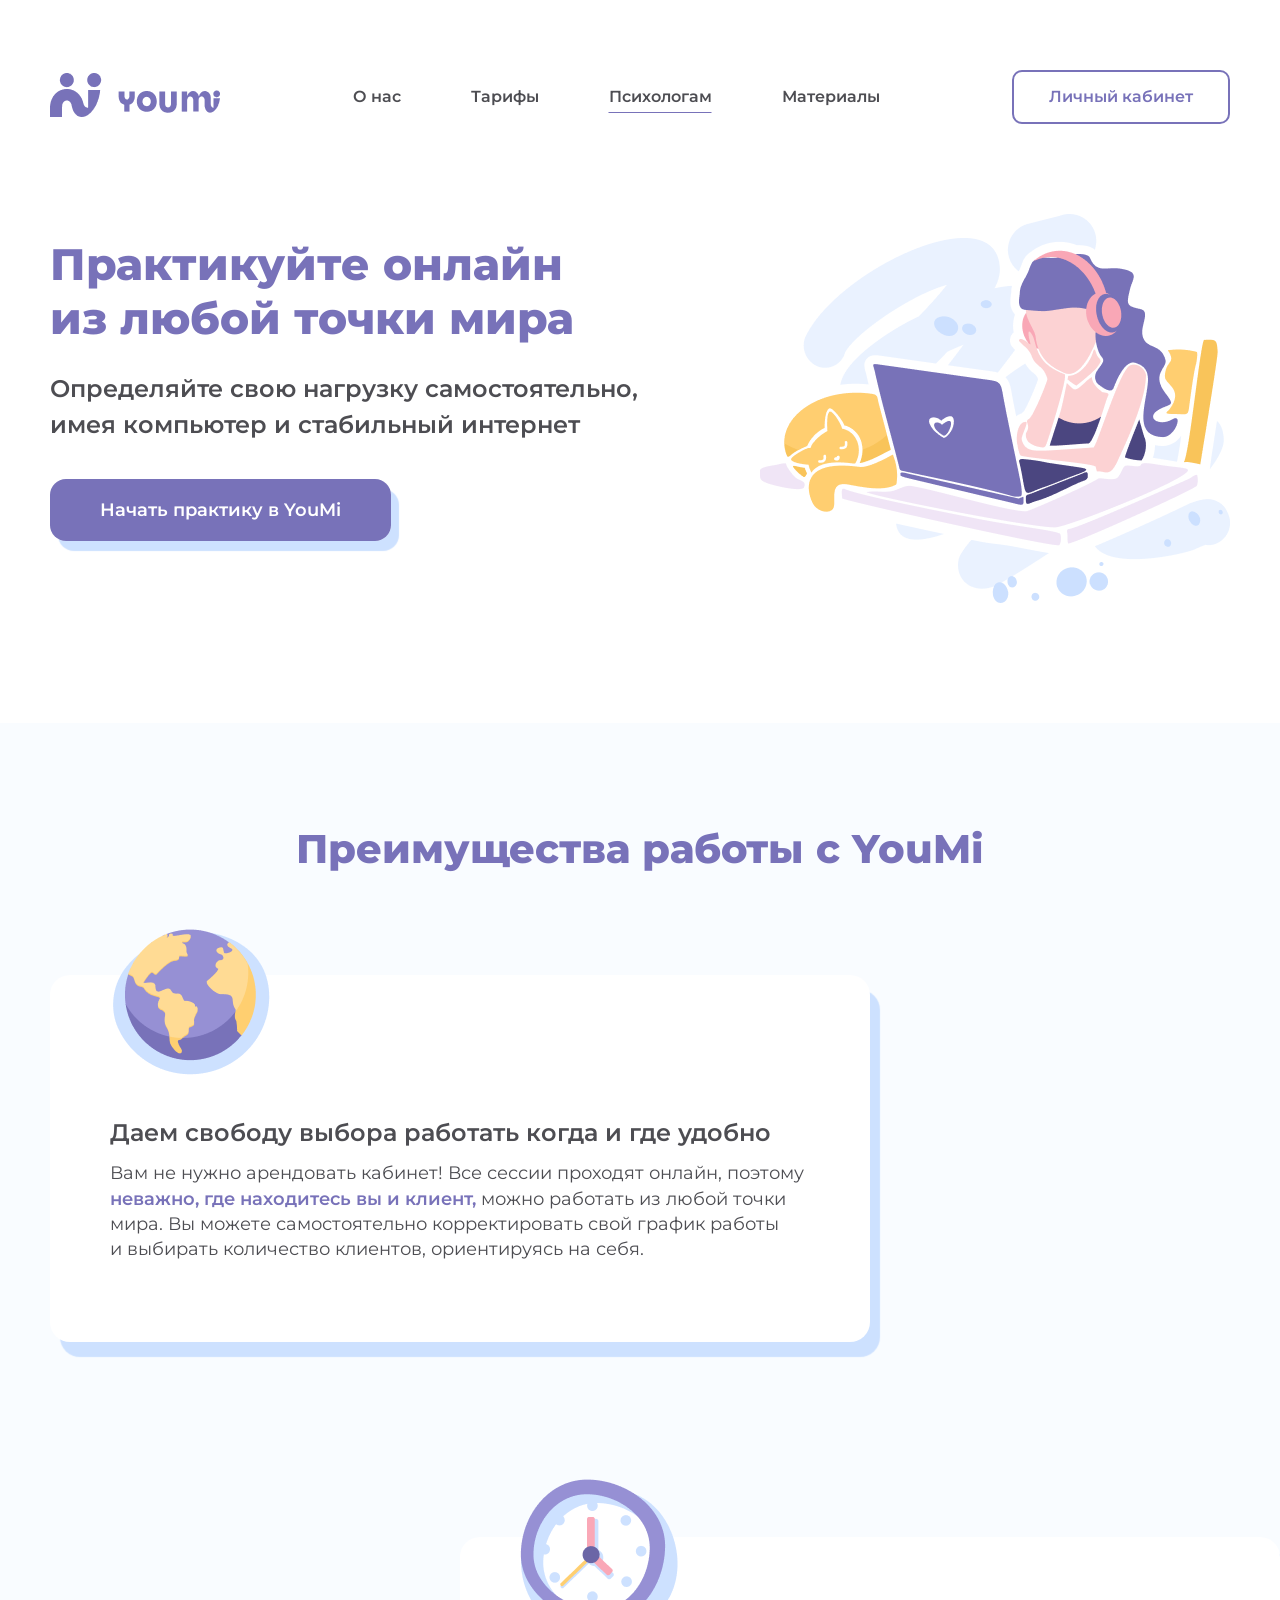
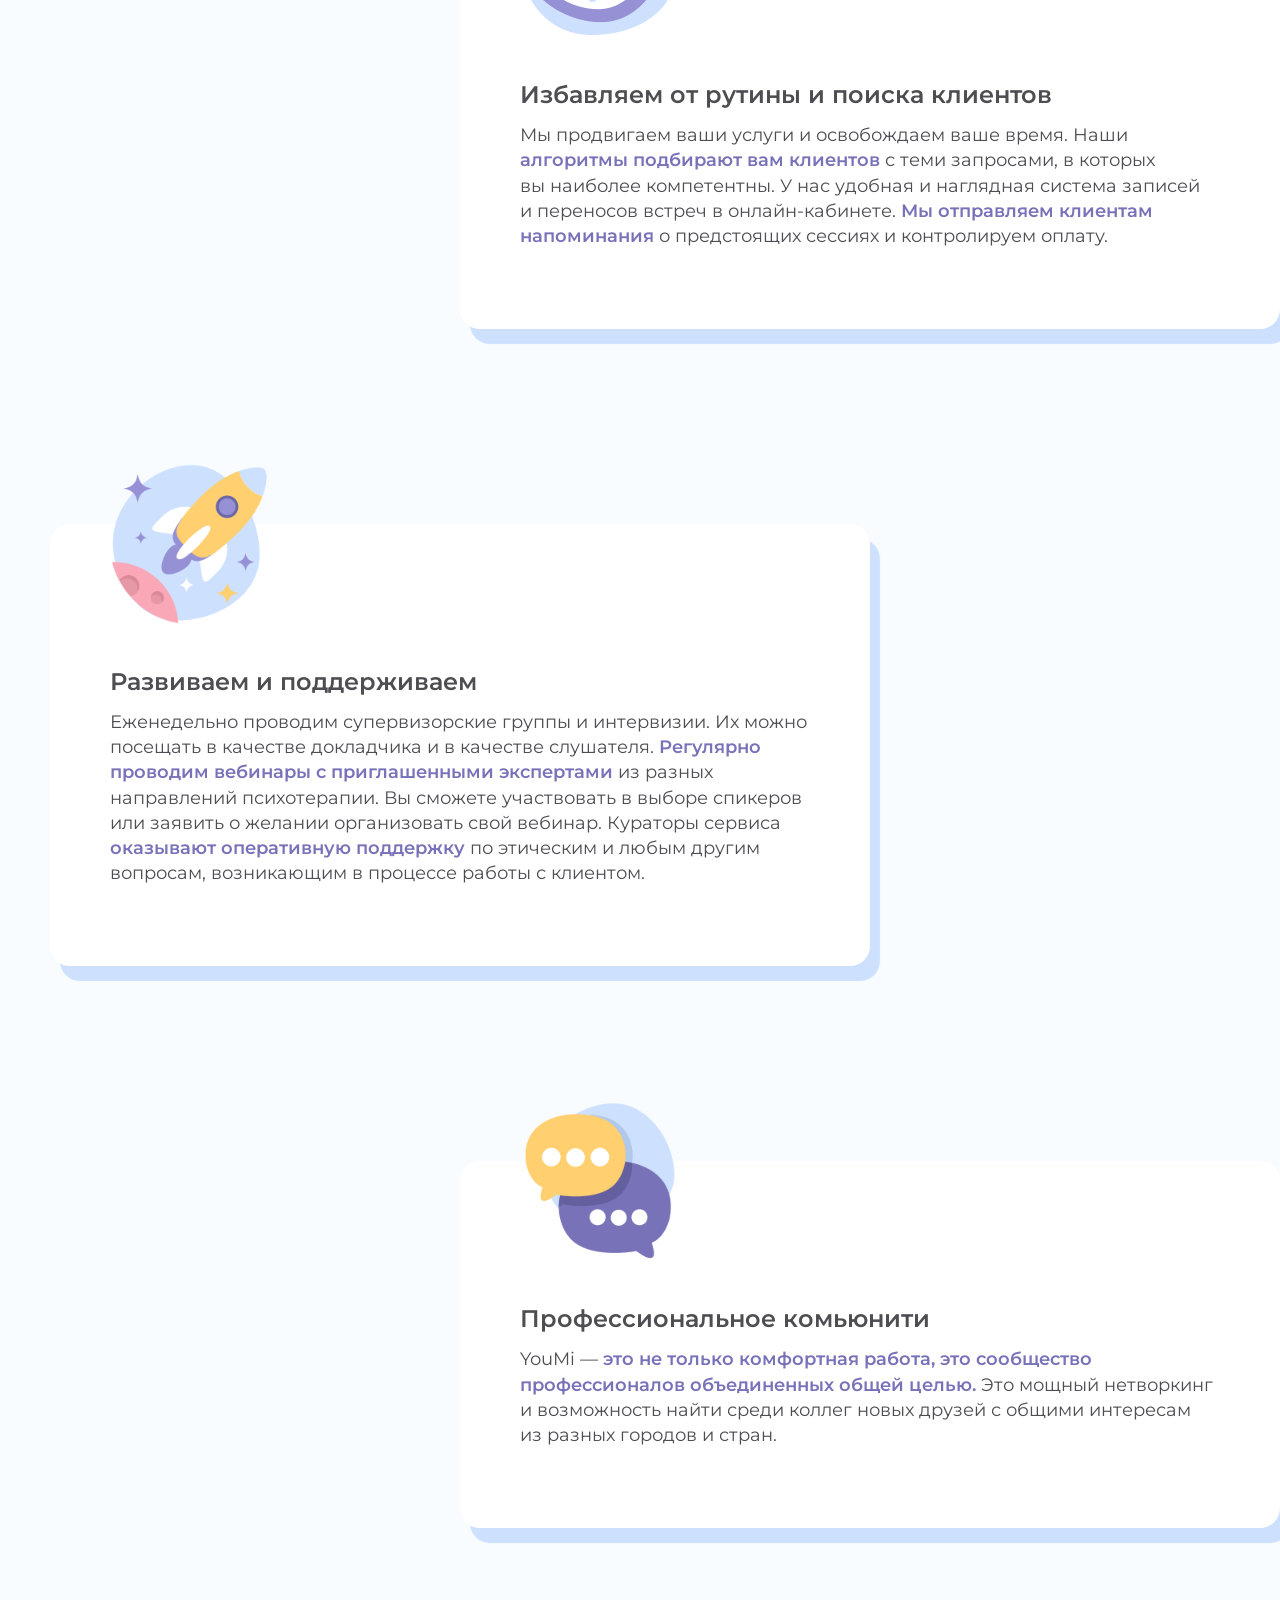
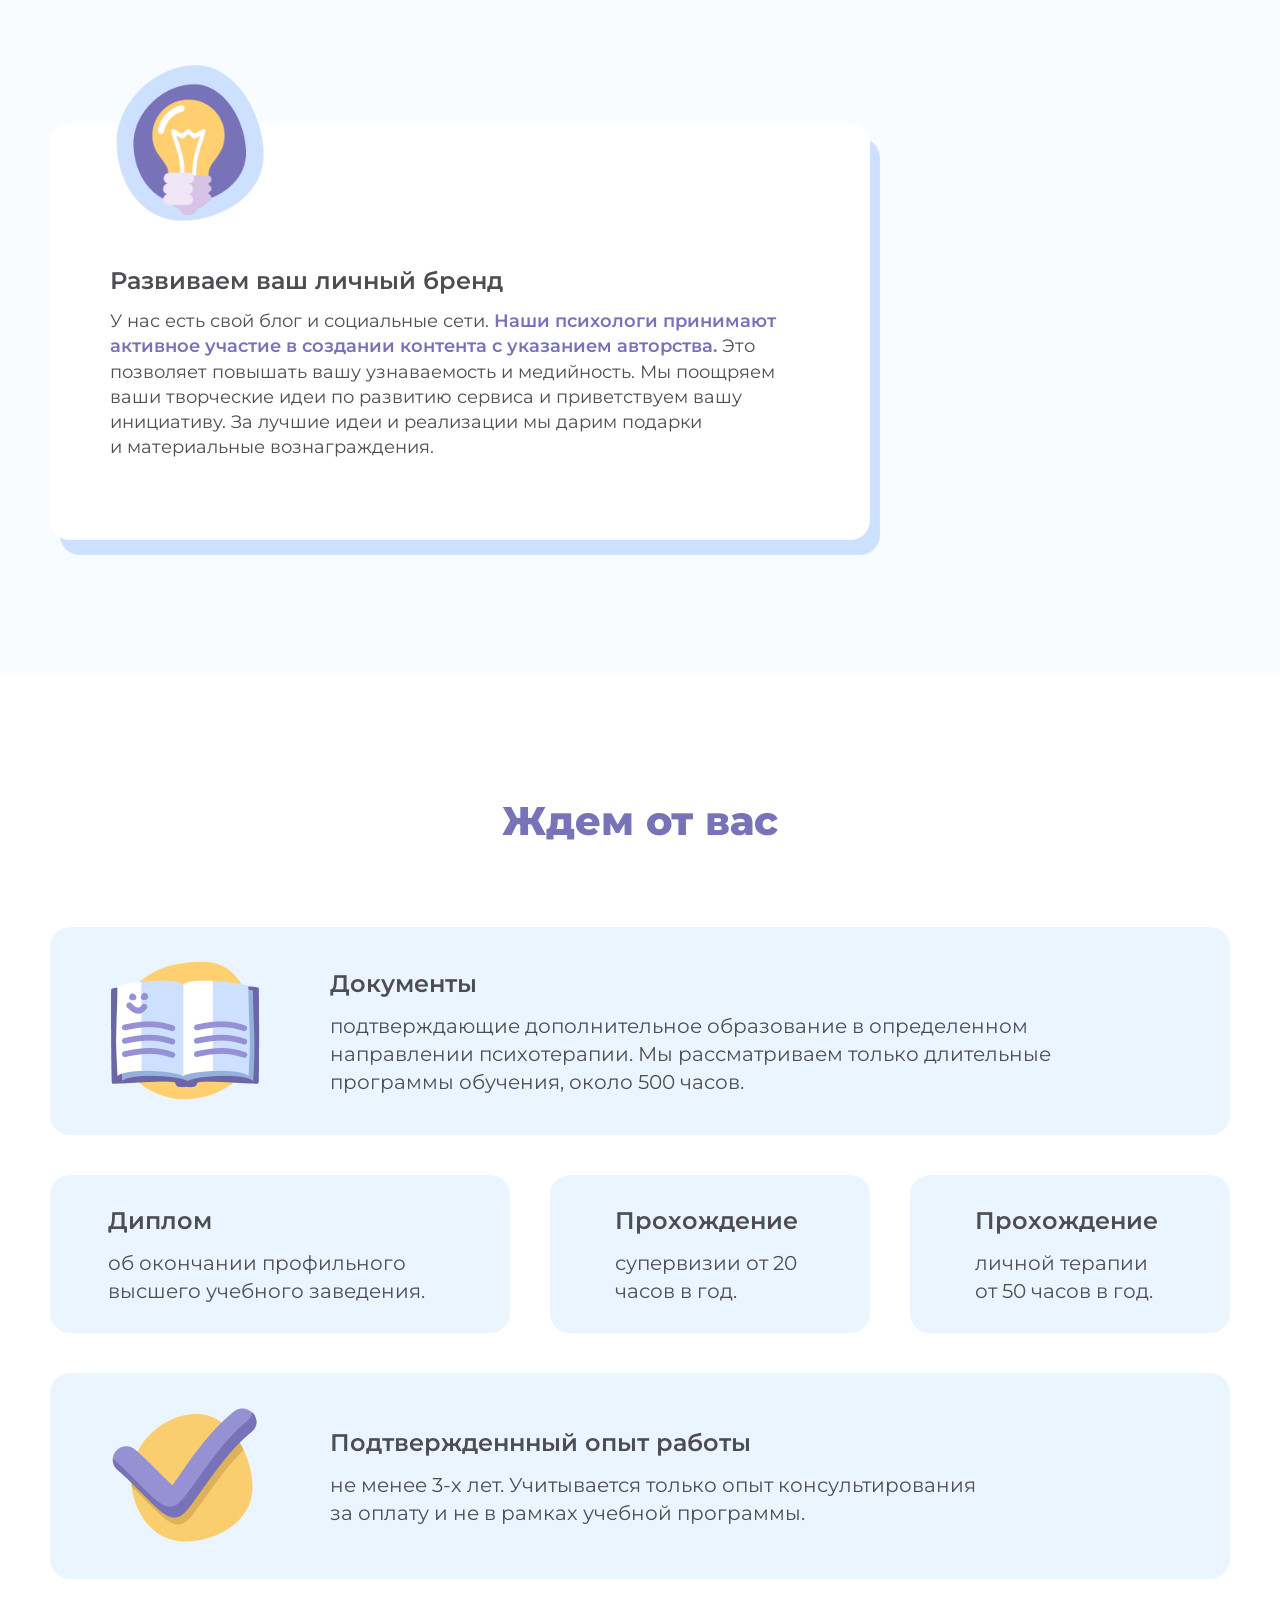
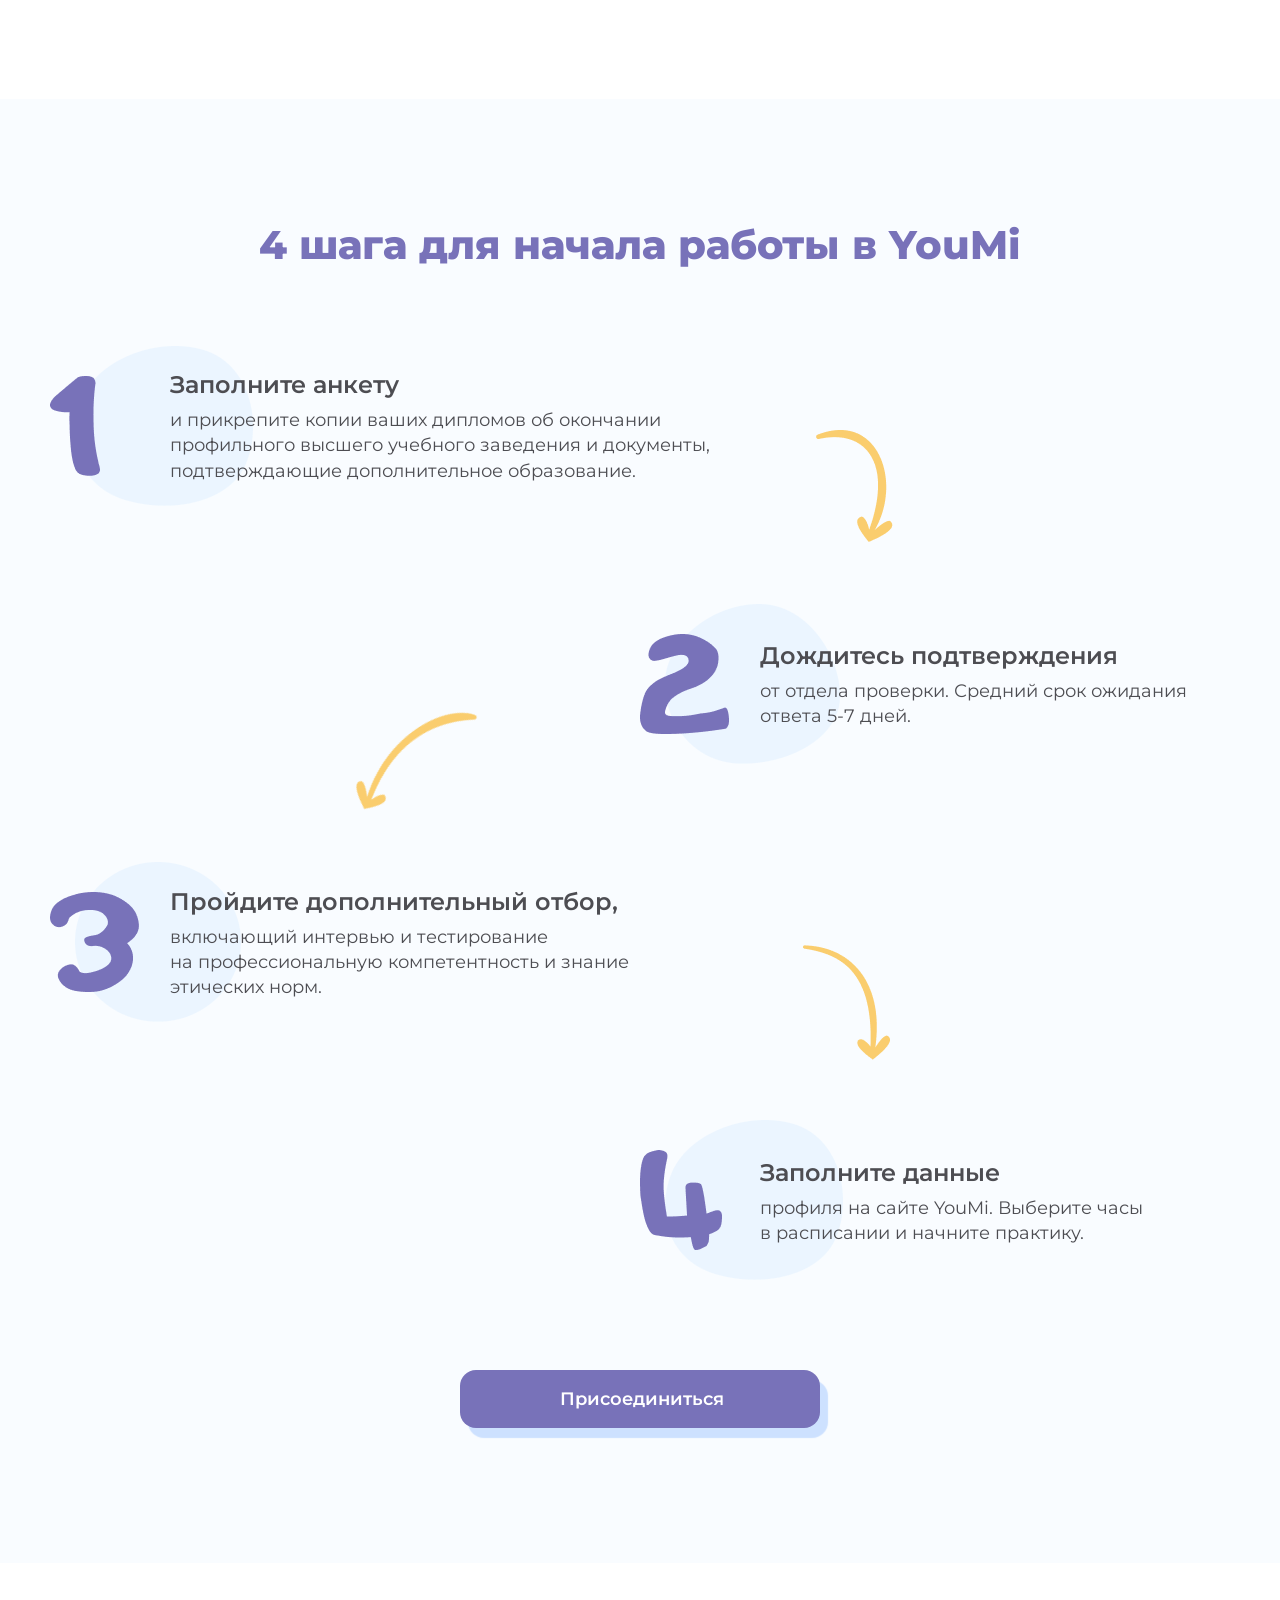
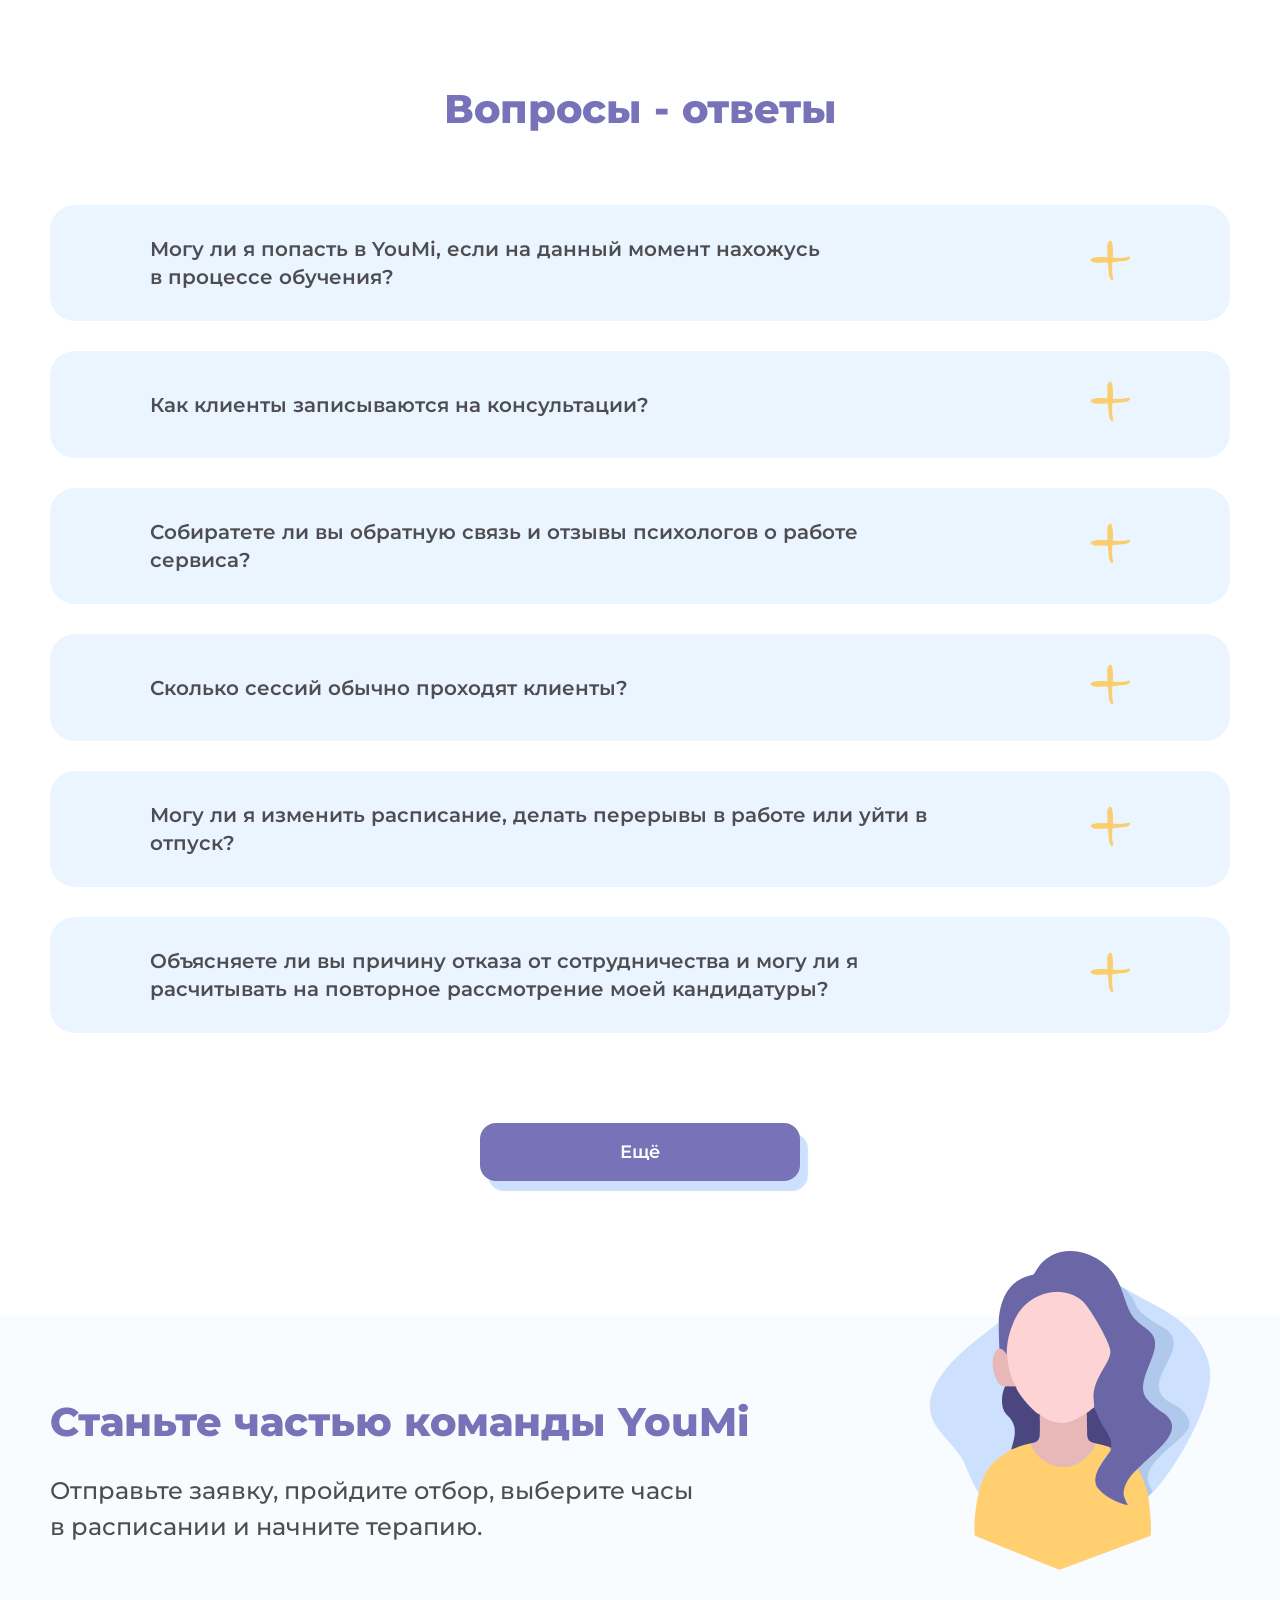
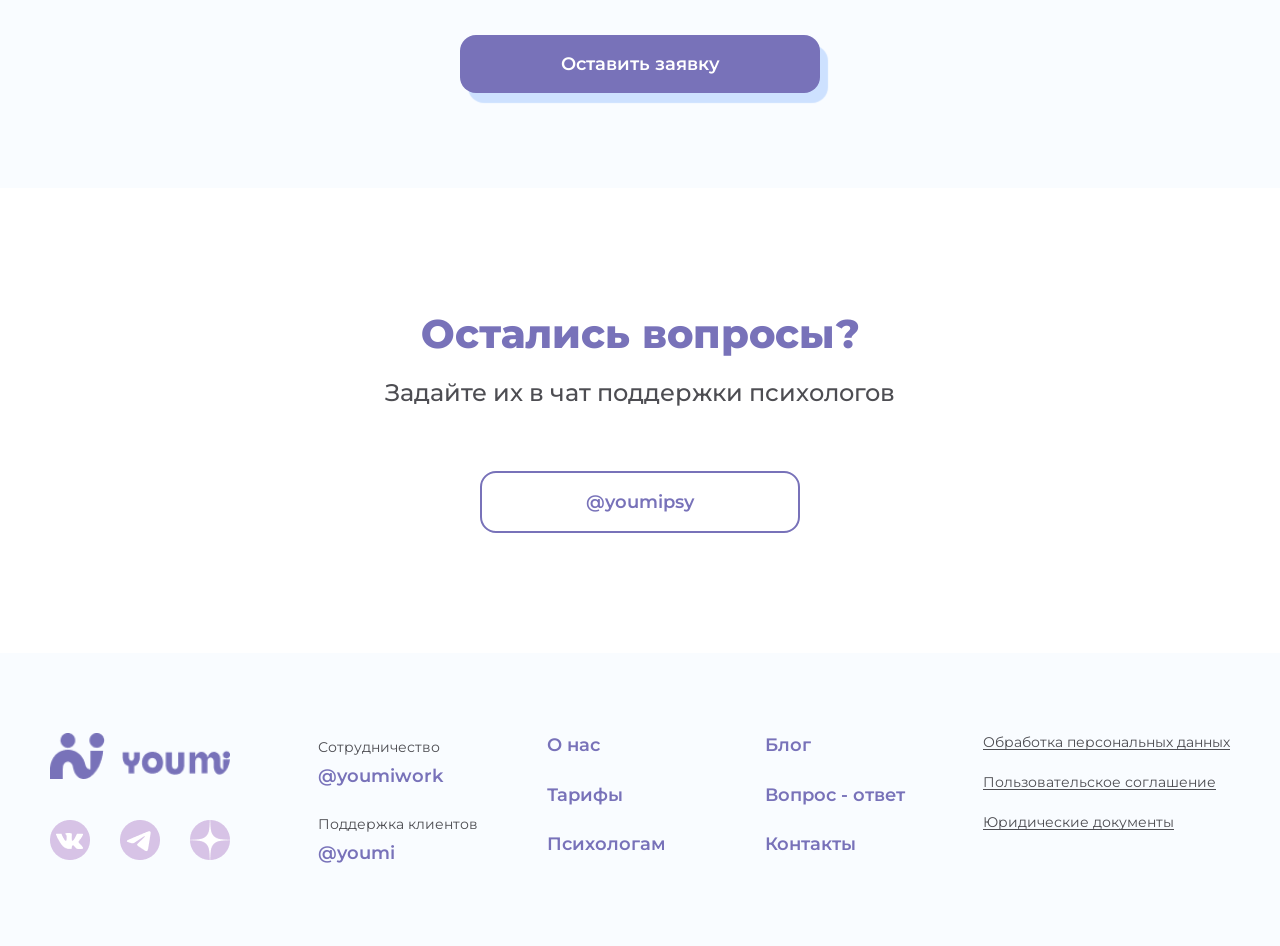
<file: for_psychologists.html>
<!doctype html>
<html lang="ru">
  <head>
    <meta charset="UTF-8" />
    <meta
      name="viewport"
      content="width=device-width, user-scalable= no, initial-scale=1.0, maximum-scale = 1.0, minimum-scale = 1.0"
    />
    <link rel="stylesheet" href="styles/for_psychologists.css" />
    <link rel="icon" href="images/logo_browser.png" />
    <title>Психологам</title>
  </head>
  <body>
    <header id="header">
      <div class="container">
        <a href="index.html">
          <img src="images/logo youmi 2.png" alt="logo" class="logo" />
        </a>
        <nav>
          <ul class="menu">
            <li><a href="about_us.html">О нас</a></li>
            <li><a href="rates.html">Тарифы</a></li>
            <li>
              <a id="for_psychologists" href="for_psychologists.html"
                >Психологам</a
              >
            </li>
            <li><a>Материалы</a></li>
          </ul>
        </nav>
        <button class="btnLogin" type="button">Личный кабинет</button>
        <img src="images/menu.png" alt="burger-menu" class="burger-menu" />
      </div>
    </header>

    <!-- overlay -->
    <div class="burger-overlay" id="burgerOverlay"></div>
    <!-- mobile menu -->
    <nav class="burger-panel" id="burgerPanel">
      <div class="burger-panel-header">
        <img
          src="images/logo youmi 2.png"
          alt="logo"
          class="burger_logo"
          href="index.html"
        />
        <button class="burger-close" id="burgerClose">
          <img src="images/cross_burger.png" class="cross_burger" />
        </button>
      </div>

      <ul class="burger-list">
        <li><a href="about_us.html">О нас</a></li>
        <li><a href="rates.html">Тарифы</a></li>
        <li>
          <a id="for_psichologists" href="for_psychologists.html">Психологам</a>
        </li>
        <li><a href="#">Материалы</a></li>
        <li><a href="#">Личный кабинет</a></li>
        <li><a href="#">Вопросы-ответы</a></li>
        <div class="inputButton_container">
          <li><a href="#">Войти</a></li>
          <img
            src="images/arrow_burger.png"
            alt="arrow_burger"
            class="arrow_burger"
          />
        </div>
      </ul>
      <div class="logotypes-container-mobile">
        <img src="images/vk.png" alt="vk" class="vk-logo-mobile" />
        <img src="images/telegram.png" alt="tg" class="tg-logo-mobile" />
        <img src="images/dzen.png" alt="dzen" class="dzen-logo-nobile" />
      </div>
    </nav>

    <main>
      <section class="section-first">
        <div class="container">
          <div class="section-first-text_container">
            <h1>Практикуйте онлайн из любой точки мира</h1>
            <h3>
              Определяйте свою нагрузку самостоятельно, имея компьютер
              и стабильный интернет
            </h3>
            <a href="#" class="btn-more-info">Начать практику в YouMi</a>
          </div>
          <img
            src="images/illustr_main_psichologists.png"
            alt="illustr_main_psichologists"
            class="illustr_main_psichologists"
          />
        </div>
      </section>

      <section class="section-second">
        <div class="container">
          <h2>Преимущества работы с YouMi</h2>
          <div class="container-advantages">
            <div class="card-advantage">
              <img src="images/planet2.png" alt="planet2.png" class="planet2" />
              <h3>Даем свободу выбора работать когда и где удобно</h3>
              <p>
                Вам не нужно арендовать кабинет! Все сессии проходят онлайн,
                поэтому
                <strong>неважно, где находитесь вы и клиент,</strong> можно
                работать из любой точки мира. Вы можете самостоятельно
                корректировать свой график работы и выбирать количество
                клиентов, ориентируясь на себя.
              </p>
            </div>

            <div class="card-advantage">
              <img
                src="images/watch_blue_shadow.png"
                alt="watch_blue_shadow"
                class="watch_blue_shadow"
              />
              <h3>Избавляем от рутины и поиска клиентов</h3>
              <p>
                Мы продвигаем ваши услуги и освобождаем ваше время. Наши
                <strong>алгоритмы подбирают вам клиентов</strong> с теми
                запросами, в которых вы наиболее компетентны. У нас удобная
                и наглядная система записей и переносов встреч
                в онлайн-кабинете.
                <strong>Мы отправляем клиентам напоминания</strong>
                о предстоящих сессиях и контролируем оплату.
              </p>
            </div>

            <div class="card-advantage">
              <img src="images/rocket.png" alt="rocket" class="rocket" />
              <h3>Развиваем и поддерживаем</h3>
              <p>
                Еженедельно проводим супервизорские группы и интервизии.
                Их можно посещать в качестве докладчика и в качестве слушателя.
                <strong
                  >Регулярно проводим вебинары с приглашенными
                  экспертами</strong
                >
                из разных направлений психотерапии. Вы сможете участвовать
                в выборе спикеров или заявить о желании организовать свой
                вебинар. Кураторы сервиса
                <strong>оказывают оперативную поддержку</strong>
                по этическим и любым другим вопросам, возникающим в процессе
                работы с клиентом.
              </p>
            </div>

            <div class="card-advantage">
              <img src="images/chat.png" alt="chat" class="chat" />
              <h3>Профессиональное комьюнити</h3>
              <p>
                YouMi —
                <strong
                  >это не только комфортная работа, это сообщество
                  профессионалов объединенных общей целью.</strong
                >
                Это мощный нетворкинг и возможность найти среди коллег новых
                друзей с общими интересам из разных городов и стран.
              </p>
            </div>

            <div class="card-advantage">
              <img src="images/light_bulb.png" alt="watch" class="watch" />
              <h3>Развиваем ваш личный бренд</h3>
              <p>
                У нас есть свой блог и социальные сети.
                <strong
                  >Наши психологи принимают активное участие в создании контента
                  с указанием авторства.</strong
                >
                Это позволяет повышать вашу узнаваемость и медийность.
                Мы поощряем ваши творческие идеи по развитию сервиса
                и приветствуем вашу инициативу. За лучшие идеи и реализации
                мы дарим подарки и материальные вознаграждения.
              </p>
            </div>
          </div>
        </div>
      </section>

      <section class="section-third">
        <div class="container">
          <h2>Ждем от вас</h2>
          <input type="radio" id="slide1" name="slider" checked />
          <input type="radio" id="slide2" name="slider" />
          <input type="radio" id="slide3" name="slider" />
          <input type="radio" id="slide4" name="slider" />
          <input type="radio" id="slide5" name="slider" />
          <div class="card-expectations">
            <article class="expectations expectations-flex documents">
              <img src="images/book.png" alt="book" class="book" />
              <div class="expectations-details">
                <h3>Документы</h3>
                <h4>
                  подтверждающие дополнительное образование в определенном
                  направлении психотерапии. Мы рассматриваем только длительные
                  программы обучения, около 500 часов.
                </h4>
              </div>
            </article>
            <article class="expectations diplom min-card">
              <h3>Диплом</h3>
              <h4>об окончании профильного высшего учебного заведения.</h4>
            </article>
            <article class="expectations supervisy min-card">
              <h3>Прохождение</h3>
              <h4>супервизии от 20 часов в год.</h4>
            </article>
            <article class="expectations therapy min-card">
              <h3>Прохождение</h3>
              <h4>личной терапии от 50 часов в год.</h4>
            </article>
            <article class="expectations expectations-flex qualification">
              <img
                src="images/check_mark_purple.png"
                alt="check_mark_purple"
                class="check_mark_purple"
              />
              <div class="expectations-details stage">
                <h3>Подтвержденнный опыт работы</h3>
                <h4>
                  не менее 3-х лет. Учитывается только опыт консультирования
                  за оплату и не в рамках учебной программы.
                </h4>
              </div>
            </article>
          </div>
          <div class="slider-dots">
            <label for="slide1"></label>
            <label for="slide2"></label>
            <label for="slide3"></label>
            <label for="slide4"></label>
            <label for="slide5"></label>
          </div>
        </div>
      </section>

      <section class="section-fourth">
        <div class="container">
          <h2>4 шага для начала работы в YouMi</h2>
          <div class="container-steps">
            <div class="step-card one">
              <img
                src="images/1.png"
                alt="step-1_img"
                class="step-number_img"
              />
              <img src="images/circle1.png" alt="circle1" class="circle-img" />
              <div class="step_text-container">
                <h3>Заполните анкету</h3>
                <p>
                  и прикрепите копии ваших дипломов об окончании профильного
                  высшего учебного заведения и документы, подтверждающие
                  дополнительное образование.
                </p>
              </div>
            </div>
            <img
              src="images/noun-arrow-down.png"
              alt="noun-arrow-down"
              class="noun-arrow-down"
            />
            <div class="step-card two">
              <img
                src="images/2.png"
                alt="step-2_img"
                class="step-number_img"
              />
              <img src="images/circle2.png" alt="circle2" class="circle-img" />
              <div class="step_text-container">
                <h3>Дождитесь подтверждения</h3>
                <p>
                  от отдела проверки. Средний срок ожидания ответа 5-7 дней.
                </p>
              </div>
            </div>
            <img
              src="images/noun-arrow-1-rates.png"
              alt="noun-arrow-1-rates.png"
              class="noun-arrow-2"
            />
            <div class="step-card three">
              <img
                src="images/3.png"
                alt="step-3_img"
                class="step-number_img"
              />
              <img src="images/circle3.png" alt="circle3" class="circle-img" />
              <div class="step_text-container">
                <h3>Пройдите дополнительный отбор,</h3>
                <p>
                  включающий интервью и тестирование на профессиональную
                  компетентность и знание этических норм.
                </p>
              </div>
            </div>
            <img
              src="images/noun-arrow-3.png"
              alt="noun-arrow-2-rates.png"
              class="noun-arrow-3"
            />
            <div class="step-card four">
              <img
                src="images/4.png"
                alt="step-4_img"
                class="step-number_img"
              />
              <img src="images/circle4.png" alt="circle4" class="circle-img" />
              <div class="step_text-container">
                <h3>Заполните данные</h3>
                <p>
                  профиля на сайте YouMi. Выберите часы в расписании и начните
                  практику.
                </p>
              </div>
            </div>
          </div>
          <a href="#" class="btn-connect">Присоединиться</a>
        </div>
      </section>

      <section class="section-fifth">
        <div class="container">
          <h2>Вопросы - ответы</h2>
          <div class="questions-container">
            <details>
              <summary>
                Могу ли я попасть в YouMi, если на данный момент нахожусь
                в процессе обучения?
              </summary>
              <p>
                Если у вас нет диплома о высшем психологическом образовании или
                о профессиональной переподготовке, мы не сможем с вами
                сотрудничать. Даже если вы закончили долгосрочную программу по
                одному из подходов.
              </p>
            </details>

            <details>
              <summary>Как клиенты записываются на консультации?</summary>
              1. Клиент заполняет короткую анкету, в которой указывает свой
              запрос и критерии выбора специалиста. <br />2. Наш алгоритм
              подбирает психологов, анкета которых соответствует запросу
              клиента.<br />3. Клиент выбирает специалиста, который вызвал у
              него больше доверия, и записывается на свободное время.
            </details>

            <details class="quetion3">
              <summary>
                Собиратете ли вы обратную связь и отзывы психологов о работе
                сервиса?
              </summary>
              <p>
                Да! Для нас очень важно получать обратную связь о работе
                сервиса. Делитесь своими предложениями по улучшению YouMi. Нам
                важен ваш комфорт.<br /><br />
                Кроме того, за лучшие идеи и реализации по развитию сервиса вы
                можете получить подарки и материальное вознаграждение.
              </p>
            </details>

            <details>
              <summary>Сколько сессий обычно проходят клиенты?</summary>
              <p>
                Здесь все индивидуально. Продолжительность работы зависит от
                проблемы клиента, вашего умения выстраивать доверительные
                отношения и доносить ценность терапии. В среднем клиенту
                достаточно 8–12 сессий, чтобы разобраться в своей проблеме.
              </p>
            </details>

            <details class="quetion5">
              <summary>
                Могу ли я изменить расписание, делать перерывы в работе или уйти
                в отпуск?
              </summary>
              <p>
                Да, конечно. Во-первых, вы сами можете выбирать количество часов
                своей работы и выстраивать график. Во-вторых, в случае болезни,
                переезда или отпуска вы можете приостановить поток клиентов.
                Заранее сообщите об этом специалистам техподдержки внутри
                онлайн-кабинета.
              </p>
            </details>

            <details class="quetion6">
              <summary>
                Объясняете ли вы причину отказа от сотрудничества и могу ли я
                расчитывать на повторное рассмотрение моей кандидатуры?
              </summary>
              <p>
                Если вы получили отказ на этапе анкеты, значит, вы не
                соответствуете нашим базовым критериям. Однако если вы наберете
                необходимое количество часов в обучении/терапии/супервизии,
                сможете повторно подать заявку. В случае отказа на интервью мы
                оставляем за собой право не сообщать о причинах такого решения.
              </p>
            </details>
          </div>
          <a href="#" class="btn-more">Ещё</a>
        </div>
      </section>

      <section class="section-sixth">
        <div class="container">
          <div class="container-elements">
            <div class="container_text">
              <h2>Станьте частью команды YouMi</h2>
              <h3>
                Отправьте заявку, пройдите отбор, выберите часы в расписании
                и начните терапию.
              </h3>
            </div>
            <img
              src="images/psichologist-team_img.png"
              alt="psichologist-team_img"
              class="psichologist-team_img"
            />
          </div>
          <a href="#" class="btn-request">Оставить заявку</a>
        </div>
      </section>

      <section class="section-seventh">
        <div class="container">
          <h2>Остались вопросы?</h2>
          <h3>Задайте их в чат поддержки психологов</h3>
          <a href="mailto:@youmipsy" class="btn-mail-support">@youmipsy</a>
        </div>
      </section>

      <footer class="footer">
        <div class="container">
          <div class="logotypes-container">
            <a href="#header">
              <img src="images/logo youmi 2.png" alt="logo" class="logo" />
            </a>
            <img src="images/vk.png" alt="vk" class="vk-logo" />
            <img src="images/telegram.png" alt="tg" class="tg-logo" />
            <img src="images/dzen.png" alt="dzen" class="dzen-logo" />
          </div>
          <div class="support-block">
            <article class="support-subBlock">
              <h6>Сотрудничество</h6>
              <a class="youmiwork-mail" href="mailto:@youmiwork" target="_blank"
                >@youmiwork</a
              >
            </article>
            <article class="support-subBlock">
              <h6>Поддержка клиентов</h6>
              <a class="youmi-mail" href="mailto:@youmi" target="_blank"
                >@youmi</a
              >
            </article>
          </div>
          <div class="logotypes-container-mobile">
            <img src="images/vk.png" alt="vk" class="vk-logo-mobile" />
            <img src="images/telegram.png" alt="tg" class="tg-logo-mobile" />
            <img src="images/dzen.png" alt="dzen" class="dzen-logo-nobile" />
          </div>
          <div class="about-block">
            <h5>О нас</h5>
            <h5>Тарифы</h5>
            <h5>Психологам</h5>
          </div>
          <div class="about-block">
            <h5>Блог</h5>
            <h5>Вопрос - ответ</h5>
            <h5>Контакты</h5>
          </div>
          <div class="politic-block">
            <h6>Обработка персональных данных</h6>
            <h6>Пользовательское соглашение</h6>
            <h6>Юридические документы</h6>
          </div>
        </div>
      </footer>
    </main>

    <script src="scripts/for_psichologists.js"></script>
  </body>
</html>
</file>
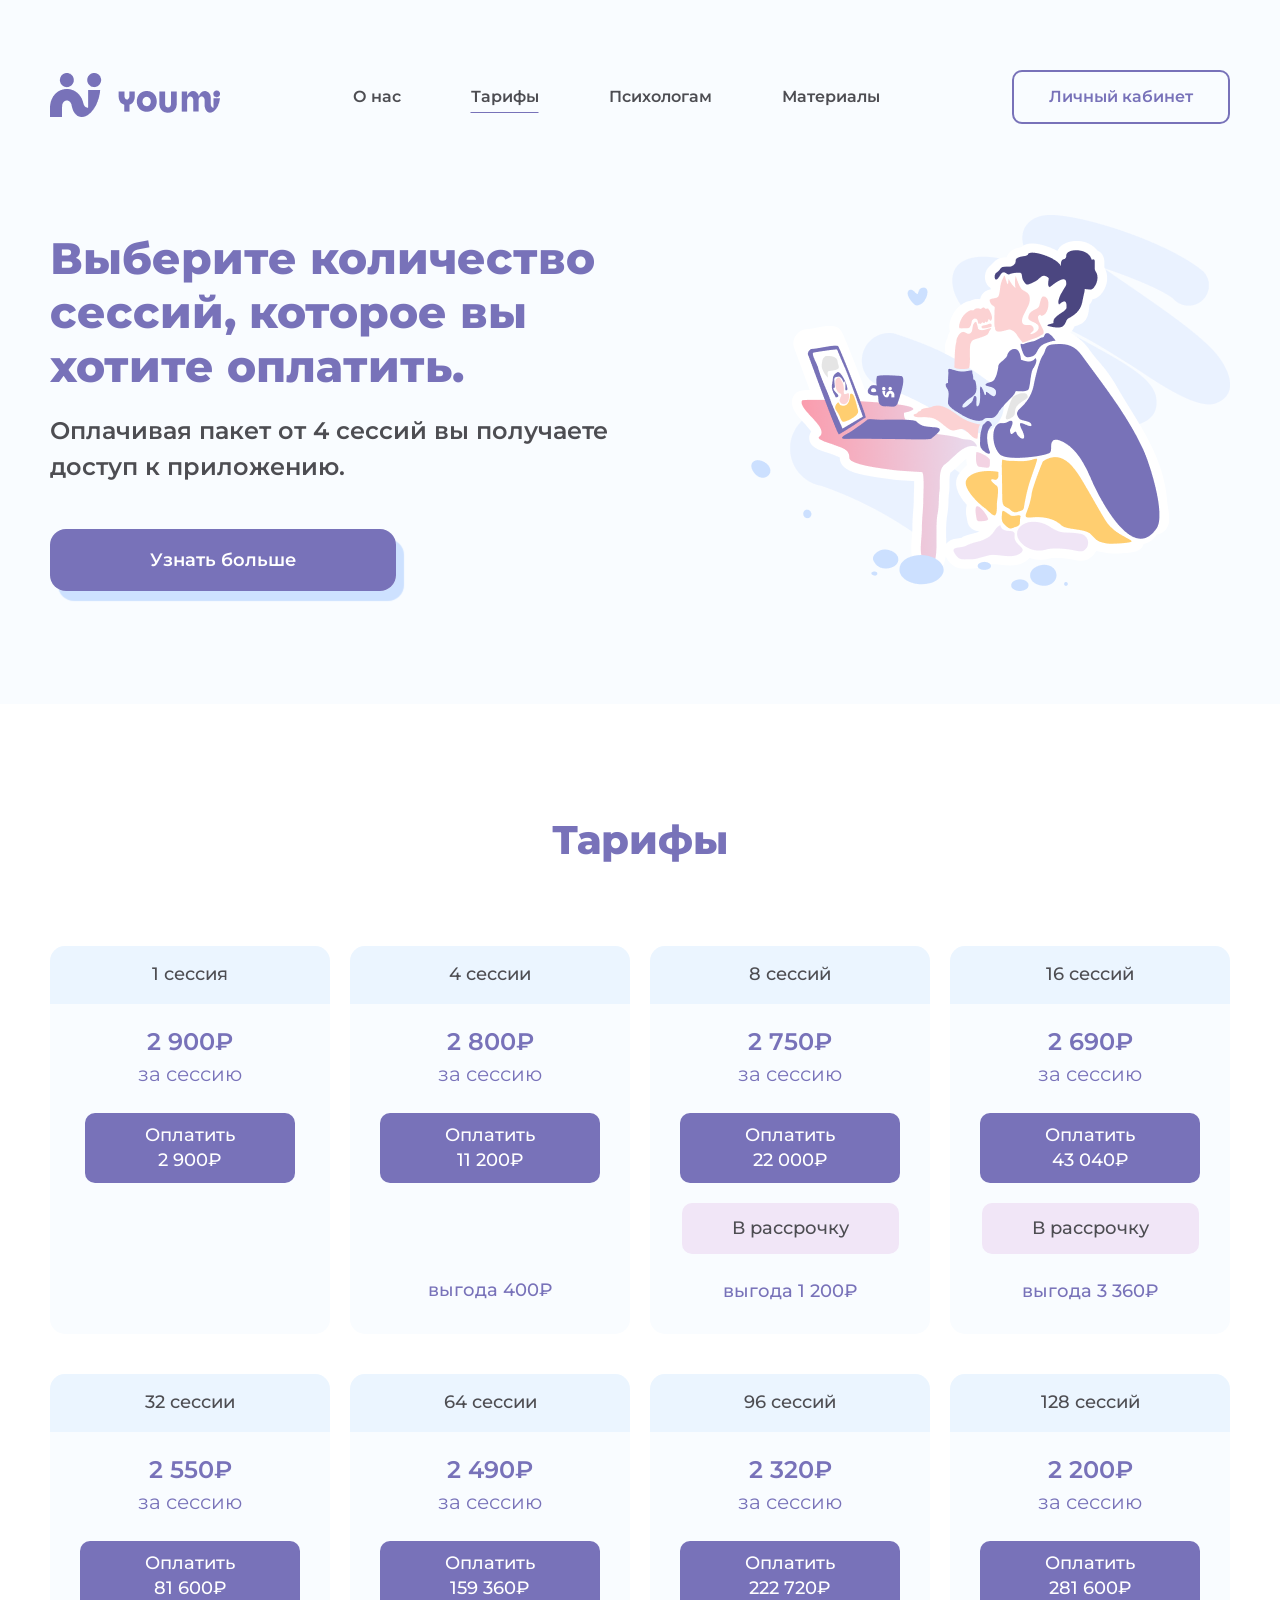
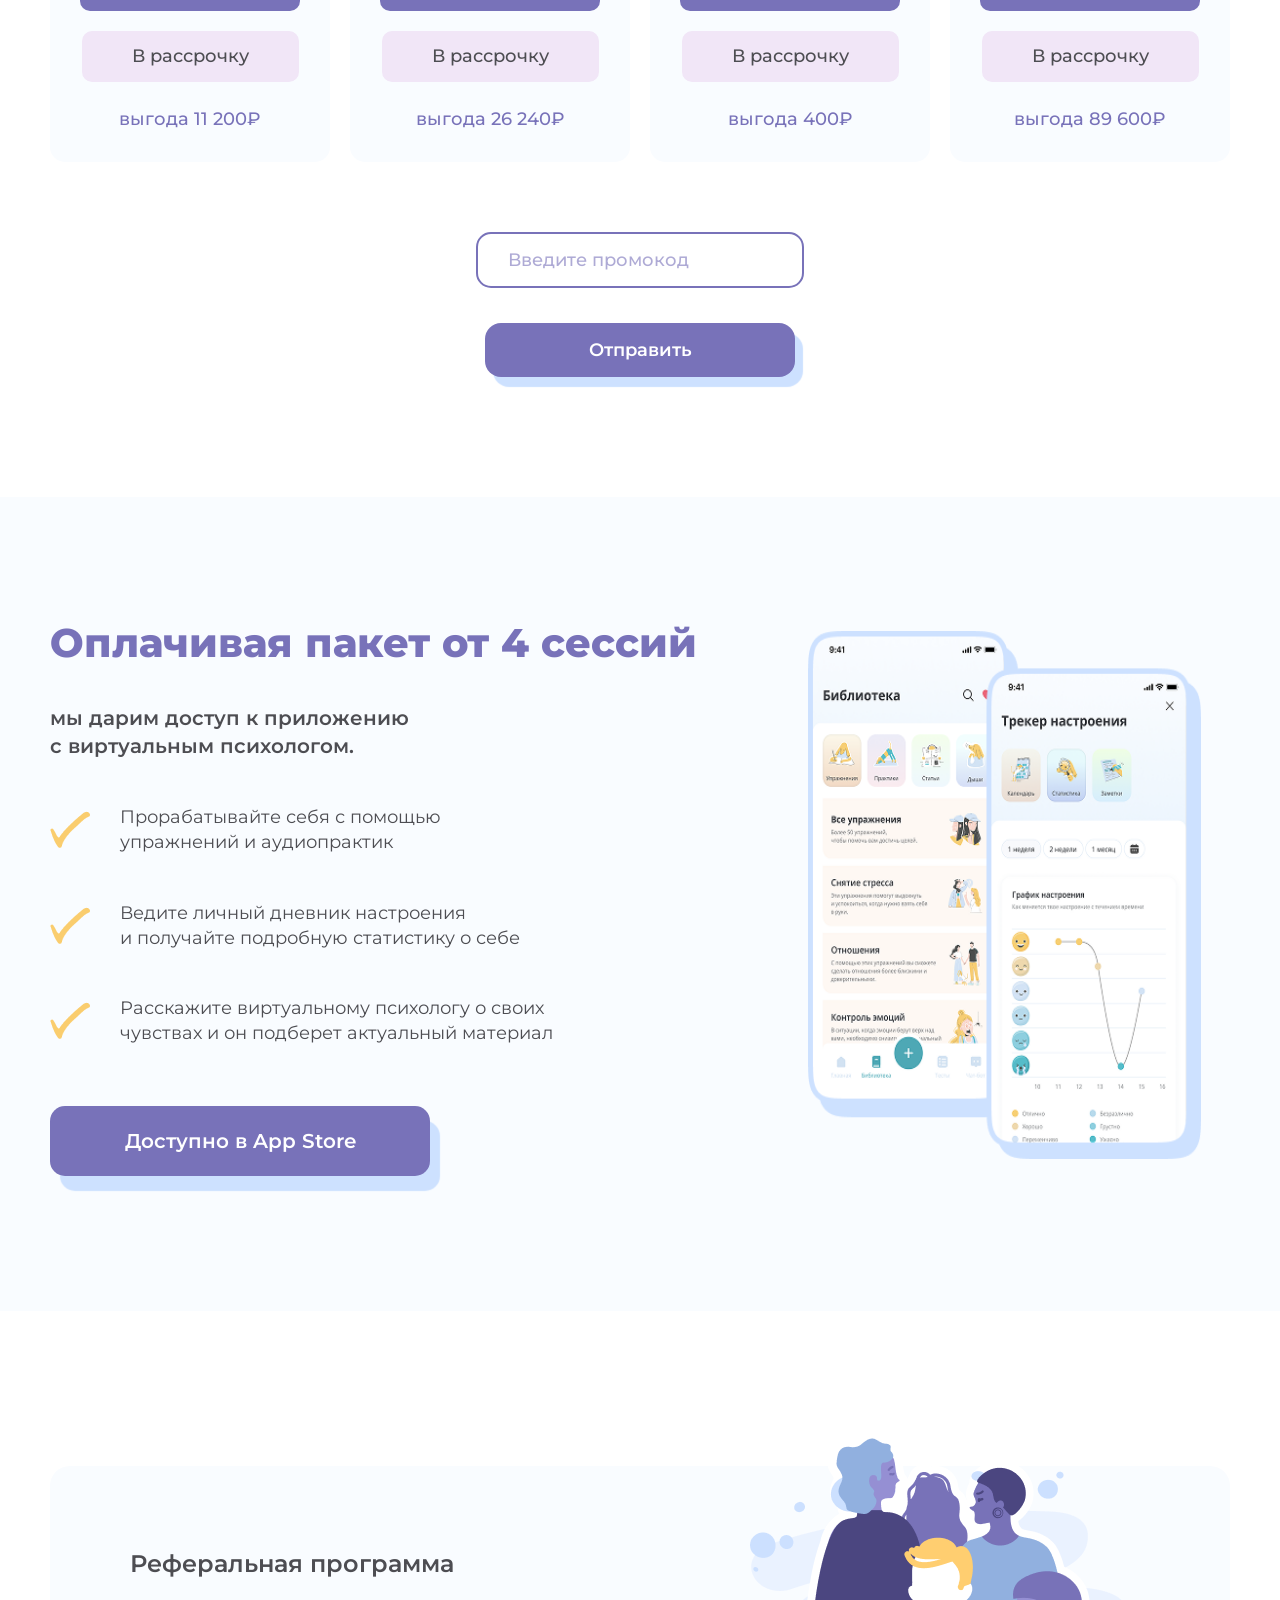
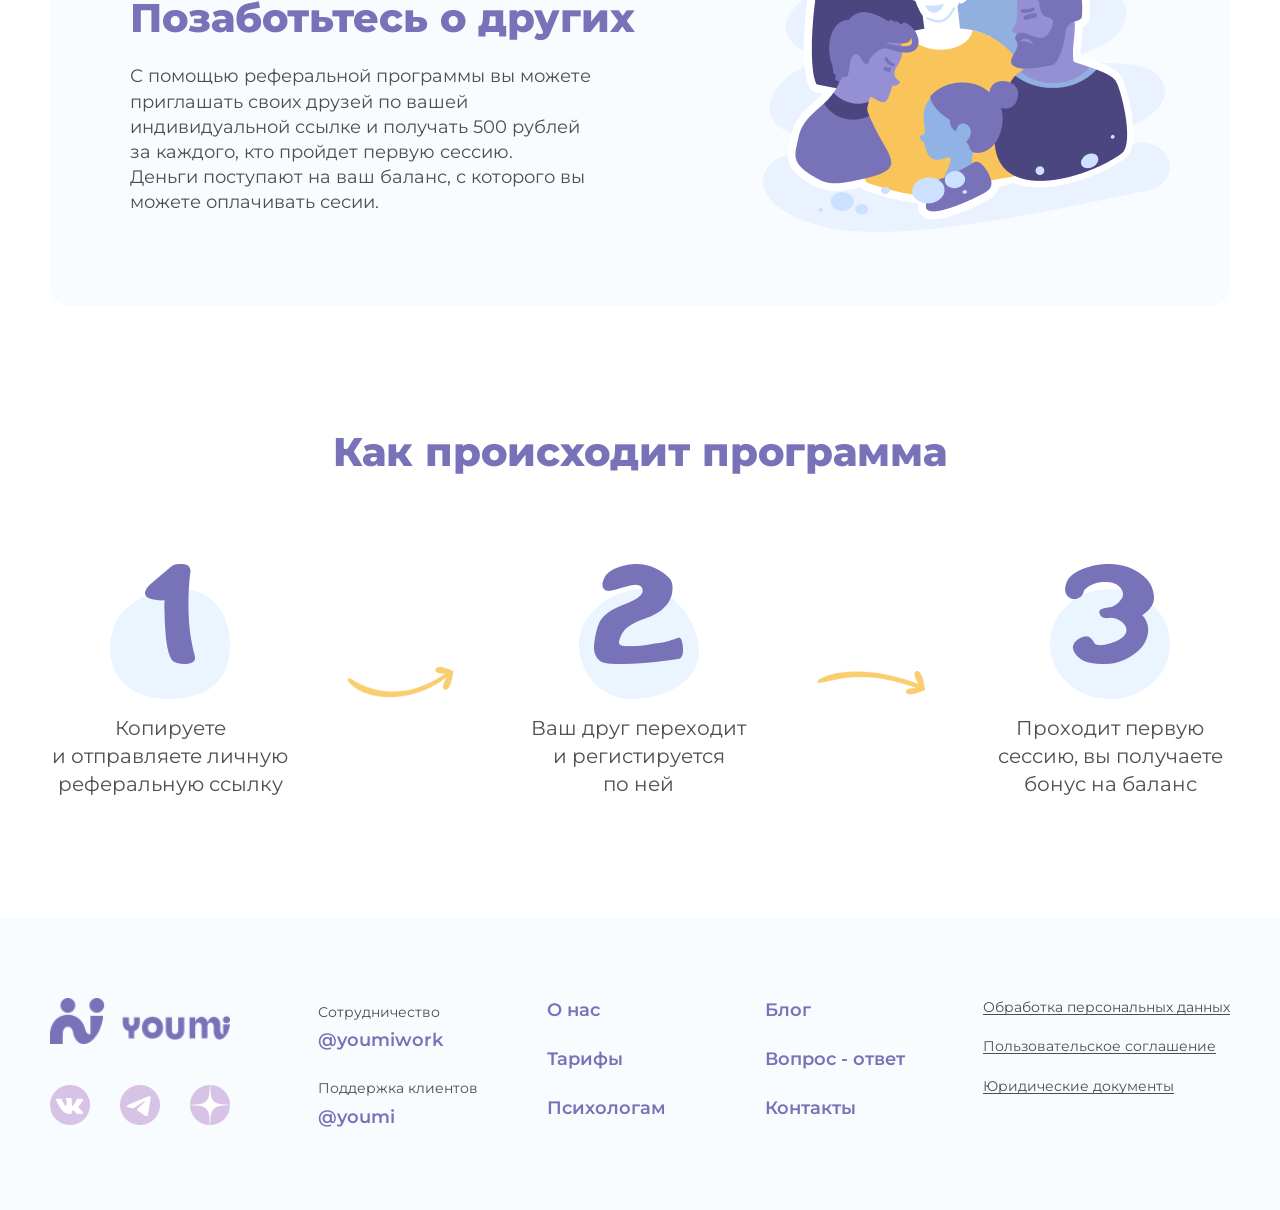
<file: rates.html>
<!doctype html>
<html lang="en">
  <head>
    <meta charset="UTF-8" />
    <meta
      name="viewport"
      content="width=device-width, user-scalable= no, initial-scale=1.0, maximum-scale = 1.0, minimum-scale = 1.0"
    />
    <link rel="stylesheet" href="styles/rates_style.css" />
    <link rel="icon" href="images/logo_browser.png" />
    <title>Тарифы</title>
  </head>
  <body>
    <header id="header" class="header">
      <div class="container">
        <a href="index.html">
          <img src="images/logo youmi 2.png" alt="logo" class="logo" />
        </a>
        <nav>
          <ul class="menu">
            <li><a href="about_us.html">О нас</a></li>
            <li><a id="rates" href="rates.html">Тарифы</a></li>
            <li><a href="for_psychologists.html">Психологам</a></li>
            <li><a>Материалы</a></li>
          </ul>
        </nav>
        <a href="#" class="button-login">Личный кабинет</a>
        <img src="images/menu.png" alt="burger-menu" class="burger-menu" />
      </div>
    </header>
    <!-- overlay -->
    <div class="burger-overlay" id="burgerOverlay"></div>
    <!-- mobile menu -->
    <nav class="burger-panel" id="burgerPanel">
      <div class="burger-panel-header">
        <img
          src="images/logo youmi 2.png"
          alt="logo"
          class="burger_logo"
          href="index.html"
        />
        <button class="burger-close" id="burgerClose">
          <img src="images/cross_burger.png" class="cross_burger" />
        </button>
      </div>

      <ul class="burger-list">
        <li><a href="about_us.html">О нас</a></li>
        <li><a id="rates" href="rates.html">Тарифы</a></li>
        <li><a href="for_psychologists.html">Психологам</a></li>
        <li><a>Материалы</a></li>
        <li><a href="#">Личный кабинет</a></li>
        <li><a href="#">Вопросы-ответы</a></li>
        <div class="inputButton_container">
          <li><a href="#">Войти</a></li>
          <img
            src="images/arrow_burger.png"
            alt="arrow_burger"
            class="arrow_burger"
          />
        </div>
      </ul>
      <div class="logotypes-container-mobile">
        <img src="images/vk.png" alt="vk" class="vk-logo-mobile" />
        <img src="images/telegram.png" alt="tg" class="tg-logo-mobile" />
        <img src="images/dzen.png" alt="dzen" class="dzen-logo-nobile" />
      </div>
    </nav>

    <main>
      <section class="section-first">
        <div class="container">
          <div class="section-first-text_container">
            <h1>Выберите количество сессий, которое вы хотите оплатить.</h1>
            <h3>
              Оплачивая пакет от 4 сессий вы получаете доступ к приложению.
            </h3>
            <a href="#" class="btn-more-info">Узнать больше</a>
          </div>
          <img
            src="images/rates_main_img.png"
            alt="rates_main_img"
            class="rates_main_img"
          />
        </div>
      </section>

      <section class="section-second">
        <div class="container">
          <h2>Тарифы</h2>
          <img
            src="images/slider_left_arrow.png"
            alt="slider_left_arrow"
            class="slider_left_arrow slider_arrow"
          />
          <div class="rates-container">
            <article class="rate-card">
              <div class="rate-card-count_block">
                <h5>1 сессия</h5>
              </div>
              <h3>2 900₽</h3>
              <h4>за сессию</h4>
              <button class="btn-Payment">Оплатить <br />2 900₽</button>
            </article>
            <article class="rate-card">
              <div class="rate-card-count_block">
                <h5>4 сессии</h5>
              </div>
              <h3>2 800₽</h3>
              <h4>за сессию</h4>
              <button class="btn-Payment two">Оплатить 11 200₽</button>
              <h5 id="economy-h5">выгода 400₽</h5>
            </article>
            <article class="rate-card">
              <div class="rate-card-count_block">
                <h5>8 сессий</h5>
              </div>
              <h3>2 750₽</h3>
              <h4>за сессию</h4>
              <button class="btn-Payment">Оплатить 22 000₽</button
              ><button class="btn-Instalment">В рассрочку</button>
              <h5 id="economy-h5">выгода 1 200₽</h5>
            </article>
            <article class="rate-card">
              <div class="rate-card-count_block">
                <h5>16 сессий</h5>
              </div>
              <h3>2 690₽</h3>
              <h4>за сессию</h4>
              <button class="btn-Payment">Оплатить 43 040₽</button
              ><button class="btn-Instalment">В рассрочку</button>
              <h5 id="economy-h5">выгода 3 360₽</h5>
            </article>
            <article class="rate-card">
              <div class="rate-card-count_block">
                <h5>32 сессии</h5>
              </div>
              <h3>2 550₽</h3>
              <h4>за сессию</h4>
              <button class="btn-Payment">Оплатить 81 600₽</button
              ><button class="btn-Instalment">В рассрочку</button>
              <h5 id="economy-h5">выгода 11 200₽</h5>
            </article>
            <article class="rate-card">
              <div class="rate-card-count_block">
                <h5>64 сессии</h5>
              </div>
              <h3>2 490₽</h3>
              <h4>за сессию</h4>
              <button class="btn-Payment">Оплатить 159 360₽</button
              ><button class="btn-Instalment">В рассрочку</button>
              <h5 id="economy-h5">выгода 26 240₽</h5>
            </article>
            <article class="rate-card">
              <div class="rate-card-count_block">
                <h5>96 сессий</h5>
              </div>
              <h3>2 320₽</h3>
              <h4>за сессию</h4>
              <button class="btn-Payment">Оплатить 222 720₽</button
              ><button class="btn-Instalment">В рассрочку</button>
              <h5 id="economy-h5">выгода 400₽</h5>
            </article>
            <article class="rate-card">
              <div class="rate-card-count_block">
                <h5>128 сессий</h5>
              </div>
              <h3>2 200₽</h3>
              <h4>за сессию</h4>
              <button class="btn-Payment">Оплатить 281 600₽</button
              ><button class="btn-Instalment">В рассрочку</button>
              <h5 id="economy-h5">выгода 89 600₽</h5>
            </article>
          </div>
          <img
            src="images/slider_right_arrow.png"
            alt="slider_left_arrow"
            class="slider_right_arrow slider_arrow"
          />
          <input
            type="text"
            class="textBox-input"
            placeholder="Введите промокод"
          />
          <a href="#" class="btn-Submit">Отправить</a>
        </div>
      </section>

      <section class="section-third">
        <div class="container">
          <div class="app-image-container">
            <div class="left-part">
              <h2>Оплачивая пакет от 4 сессий</h2>
              <h4>мы дарим доступ к приложению с виртуальным психологом.</h4>
              <div class="application-points">
                <img
                  src="images/yellow-check-mark.png"
                  alt="yellow-check-mark"
                />
                <p class="app-text">
                  Прорабатывайте себя с помощью упражнений и аудиопрактик
                </p>
                <img
                  src="images/yellow-check-mark.png"
                  alt="yellow-check-mark"
                />
                <p class="app-text">
                  Ведите личный дневник настроения и получайте подробную
                  статистику о себе
                </p>
                <img
                  src="images/yellow-check-mark.png"
                  alt="yellow-check-mark"
                />
                <p class="app-text">
                  Расскажите виртуальному психологу о своих чувствах
                  и он подберет актуальный материал
                </p>
              </div>
              <a
                class="btnDownload"
                href="https://apps.apple.com/ru/app/triggero-личный-помощник/id6451473147"
                target="_blank"
                >Доступно в App Store</a
              >
            </div>
            <img src="images/Phones.png" alt="phones" class="phones" />
          </div>
        </div>
      </section>

      <section class="section-fourth">
        <div class="container">
          <div class="container-referal_program">
            <div class="referal-program_text-container">
              <h3>Реферальная программа</h3>
              <h2>Позаботьтесь о других</h2>
              <h5>
                С помощью реферальной программы вы можете приглашать своих
                друзей по вашей индивидуальной ссылке и получать 500 рублей
                за каждого, кто пройдет первую сессию. <br />Деньги поступают на
                ваш баланс, с которого вы можете оплачивать сесии.
              </h5>
            </div>
            <img
              src="images/illustration_rates.png"
              alt="illusration"
              class="illustration_rates"
            />
          </div>
          <div class="container-two">
            <h2>Как происходит программа</h2>
            <div class="container-steps_program">
              <div class="first-step_conatiner">
                <img
                  src="images/step-first-rates.png"
                  alt="step-first-rates.png"
                  class="step-rates"
                />
                <h4>Копируете и отправляете личную реферальную ссылку</h4>
              </div>
              <img
                src="images/noun-arrow-1-rates.png"
                alt="images/noun-arrow-1-rates.png"
                class="noun-arrow-1-rates"
              />
              <div class="second-step_container">
                <img
                  src="images/step-second-rates.png"
                  alt="step-second-rates.png"
                  class="step-rates"
                />
                <h4>Ваш друг переходит и регистируется по ней</h4>
              </div>
              <img
                src="images/noun-arrow-2-rates.png"
                alt="noun-arrow-2-rates.png"
                class="noun-arrow-2-rates"
              />
              <div class="third-step_container">
                <img
                  src="images/step-third-rates.png"
                  alt="step-third-rates.png"
                  class="step-rates"
                />
                <h4>Проходит первую сессию, вы получаете бонус на баланс</h4>
              </div>
            </div>
          </div>
        </div>
      </section>
    </main>

    <footer class="footer">
      <div class="container">
        <div class="logotypes-container">
          <a href="#header">
            <img src="images/logo youmi 2.png" alt="logo" class="logo" />
          </a>
          <img src="images/vk.png" alt="vk" class="vk-logo" />
          <img src="images/telegram.png" alt="tg" class="tg-logo" />
          <img src="images/dzen.png" alt="dzen" class="dzen-logo" />
        </div>
        <div class="support-block">
          <article class="support-subBlock">
            <h6>Сотрудничество</h6>
            <a class="youmiwork-mail" href="mailto:@youmiwork" target="_blank"
              >@youmiwork</a
            >
          </article>
          <article class="support-subBlock">
            <h6>Поддержка клиентов</h6>
            <a class="youmi-mail" href="mailto:@youmi" target="_blank"
              >@youmi</a
            >
          </article>
        </div>
        <div class="logotypes-container-mobile">
          <img src="images/vk.png" alt="vk" class="vk-logo-mobile" />
          <img src="images/telegram.png" alt="tg" class="tg-logo-mobile" />
          <img src="images/dzen.png" alt="dzen" class="dzen-logo-nobile" />
        </div>
        <div class="about-block">
          <h5>О нас</h5>
          <h5>Тарифы</h5>
          <h5>Психологам</h5>
        </div>
        <div class="about-block">
          <h5>Блог</h5>
          <h5>Вопрос - ответ</h5>
          <h5>Контакты</h5>
        </div>
        <div class="politic-block">
          <h6>Обработка персональных данных</h6>
          <h6>Пользовательское соглашение</h6>
          <h6>Юридические документы</h6>
        </div>
      </div>
    </footer>

    <script src="scripts/rates.js"></script>
  </body>
</html>
</file>
<file: styles/index_style.css>
* {
  margin: 0;
  padding: 0;
}

html {
  width: 100%;
  max-width: 100%;
  scroll-behavior: smooth;
  scrollbar-width: none;
  overflow-x: hidden;
  overscroll-behavior-x: none;
}

@font-face {
  font-family: "Montserrat";
  src: url("../fonts/Montserrat-Regular.woff") format("woff");
  font-weight: normal;
  font-style: none;
  font-display: swap;
}

@font-face {
  font-family: "Montserrat";
  src: url("../fonts/Montserrat-ExtraBold.woff") format("woff");
  font-weight: 800;
}

@font-face {
  font-family: "Montserrat";
  src: url("../fonts/Montserrat-Medium.woff2") format("woff2");
  font-weight: 500;
}

@font-face {
  font-family: "Montserrat";
  src: url("../fonts/Montserrat-SemiBold.woff") format("woff");
  font-weight: 600;
}

:root {
  /*Цвета*/
  --color-purple: rgba(120, 114, 185, 1);
  --color-white: #fff;
  --color-skyBlue: rgba(249, 252, 255, 1);
  --color-btnColor: rgba(255, 255, 255, 1);
  --color-text: rgba(77, 77, 82, 1);
  --color-btnRates: rgba(241, 230, 247, 1);
  --color-btnRates-hover: rgba(215, 195, 230, 1);
  --color-shadow: rgba(205, 225, 255, 1);
  --color-dopElements: rgba(235, 245, 255, 1);
  --color-btnLogin-hover: rgba(215, 195, 230, 0.25);
  --color-redElements: rgba(250, 120, 140, 1);
}

body {
  font-family: "Montserrat", sans-serif;
  letter-spacing: 2%;
  background-color: var(--color-skyBlue);
  color: var(--color-text);
  box-sizing: border-box;
  overflow-x: hidden;
  width: 100%;
}

button {
  user-select: none;
  display: block;
}

img {
  user-select: none;
}

.circle {
  position: absolute;
  z-index: -100;
}

.container {
  max-width: 1180px;
  margin: 0 auto;
}

.header .container {
  display: flex;
  align-items: center;
  justify-content: space-between;
  padding-top: 70px;
}

.menu {
  list-style: none;
  display: flex;
  gap: 70px;
}

.menu a {
  cursor: pointer;
  font-weight: 600;
  line-height: 1.88;
  color: var(--color-text);
  text-decoration: none;
}

.menu a:visited {
  color: var(--color-text);
  text-decoration: none;
}

.logo {
  width: 170px;
  height: 44px;
  margin-left: 0;
}

.main-content {
  min-height: 524px;
}

.button-login {
  border: 2px var(--color-purple) solid;
  color: var(--color-purple);
  border-radius: 10px;
  line-height: 140%;
  font-weight: 600;
  padding: 14px 35px;
  text-decoration: none;
  margin: 0;
  user-select: none;
}

.main-info {
  max-width: 640px;
  padding-top: 17px;
}

h1 {
  font-size: 44px;
  color: var(--color-purple);
  font-weight: 900;
}

h2 {
  font-size: 40px;
  font-weight: 800;
  line-height: 130%;
  color: var(--color-purple);
  margin: 0 auto;
  padding: auto;
  text-align: center;
}

h3 {
  font-size: 24px;
  line-height: 150%;
  font-weight: 600;
  text-align: center;
  margin: 0 auto;
  letter-spacing: 1%;
  color: var(--color-text);
}

h4 {
  font-weight: 400;
  font-size: 20px;
  line-height: 140%;
  letter-spacing: 1%;
  text-align: center;
}

h5 {
  font-family: Montserrat;
  font-weight: 600;
  font-size: 20px;
  line-height: 140%;
  letter-spacing: 1%;
  text-align: left;
  color: var(--color-text);
}

h6 {
  font-family: Montserrat;
  font-weight: 700;
  font-size: 14px;
  line-height: 140%;
  letter-spacing: 1%;
  text-align: center;
  color: var(--color-purple);
}

.h2-main {
  font-size: 40px;
  max-width: 420px;
  font-weight: 600;
  line-height: 140%;
  margin: 10px 0 81px;
  color: var(--color-text);
  text-align: left;
}

.burger-panel,
.burger-menu {
  display: none;
}

.btn-search {
  background-color: var(--color-purple);
  color: var(--color-btnColor);
  font-size: 20px;
  font-weight: 600;
  line-height: 100%;
  border-radius: 16px;
  text-decoration: none;
  padding: 18px 80px;
  cursor: pointer;
  box-shadow: 8px 10px 1px var(--color-shadow);
  user-select: none;
  transition: box-shadow 0.5s;
}

.text {
  margin-top: 60px;
  margin-left: 15px;
  font-size: 20px;
  font-weight: 600;
  line-height: 140%;
}

/*Блок 1, hero-block*/

.main-content .container {
  position: relative;
  display: flex;
  justify-content: space-between;
  align-items: top;
  padding: 75px 0 81px;
}

.message-icon {
  position: absolute;
  right: 0;
  bottom: -20px;
}

/*Блок 2, гарантии*/

.second-block {
  padding: 82px 0 100px;
  background-color: var(--color-white);
}

.second-block img {
  max-width: 220px;
  max-height: 220px;
}

/* slider controls hidden by default (desktop) */
.second-block input[type="radio"],
.slider-dots {
  display: none;
}

.cards {
  display: grid;
  grid-template-columns: auto auto auto;
  align-items: start;
  justify-content: space-between;
}

.card-info {
  min-width: 380px;
  min-height: 300px;
  margin-top: 190px;
  padding: 130px 0 44px;
  box-sizing: border-box;
  background-color: var(--color-dopElements);
  text-align: center;
  border-radius: 20px;
  position: relative;
}

.card-info h3 {
  margin-bottom: 15px;
}

.card-info:nth-child(2) h3 {
  max-width: 220px;
  margin-bottom: 18px;
}

.card-info:nth-child(2) {
  min-height: 350px;
}

.image-second_block {
  position: absolute;
  left: 85px;
  top: -100px;
}

.card-info p {
  max-width: 270px;
  margin: 0 auto;
}

.card-info:nth-child(3) p {
  max-width: 230px;
}

/*Блок 3, проблемы*/

.third-block {
  padding: 80px 0 90px;
  overflow: hidden;
}

.third-block .container {
  max-width: 100%;
  position: relative;
}

.third-block h4 {
  max-width: 578px;
  margin: 0 auto;
}

.card-container {
  list-style: none;
  font-size: 20px;
  line-height: 120%;
  font-weight: 600;
  margin-top: 145px;
  display: flex;
  align-items: center;
  column-gap: 30px;
}

.card-container2 {
  list-style: none;
  font-size: 20px;
  line-height: 120%;
  font-weight: 600;
  display: flex;
  column-gap: 30px;
  margin-top: 20px;
}

.third-block ul li {
  padding: 13px 40px;
  margin-bottom: 1px;
}

.white-element {
  border-radius: 40px;
  border: 2px var(--color-purple) solid;
  text-align: center;
  color: var(--color-purple);
  list-style: none;
}

.purple-element {
  border-radius: 40px;
  background-color: var(--color-purple);
  text-align: center;
  color: var(--color-btnColor);
}

.arrow {
  position: absolute;
  right: 300px;
  top: 100px;
}

/* Marquee container */
.marquee {
  overflow: hidden;
  width: 100%;
  margin-top: 140px;
}

.marquee.reverse {
  margin-top: 24px;
}

/* Track */
.marquee-track {
  display: flex;
  width: max-content;
  animation: move-to-left 15s infinite linear;
  list-style: none;
  font-size: 20px;
  line-height: 120%;
  font-weight: 600;
  align-items: center;
}

.marquee.reverse .marquee-track {
  animation: move-to-right 15s infinite linear;
}

/*Animations*/
@keyframes move-to-left {
  to {
    translate: -50%;
  }
}

@keyframes move-to-right {
  from {
    translate: -50%;
  }
}

/* Items */
.marquee-track li {
  padding: 13px 40px;
  margin-right: 30px;
  white-space: nowrap;
}

/*Блок 4, преимущества*/
.fourth-block {
  background-color: var(--color-white);
  padding-block: 100px;
}

.fourth-block .container {
  position: relative;
}

/* slider controls hidden by default (desktop) */
.fourth-block input[type="radio"],
.fourth-block .slider-dots {
  display: none;
}

.fourth-block h2,
.fourth-block h3,
.fourth-block h4 {
  text-align: left;
}

.fourth-block h2 {
  margin: 0;
  margin-bottom: 27px;
  max-width: 1080px;
}

.fourth-block h3 {
  margin-bottom: 10px;
}

#four-main-h4 {
  margin-bottom: 10px;
  max-width: 780px;
}

.line {
  position: absolute;
  left: 490px;
  top: 155px;
  width: 321px;
  height: 11px;
}

.card-advantages {
  display: grid;
  grid-template-columns: 2fr 1fr 2fr;
  gap: 30px;
  margin-top: 59px;
}

.advantage {
  background-color: var(--color-dopElements);
  border-radius: 20px;
}

.advantage h4 {
  margin-top: 15px;
}

.advantage-flex {
  display: flex;
  gap: 50px;
}

.book {
  padding: 20px 0 20px 30px;
}

.watch {
  padding: 20px 0 20px 30px;
}

.edu {
  grid-column: 1/3;
}

.exp {
  grid-column: 3/4;
}

.train {
  grid-column: 1/2;
}

.therapy {
  grid-column: 2/4;
}

.min-card {
  padding: 42px 90px;
}

.edu .advantage-details {
  padding: 28px 59px 29px 0;
}

.therapy .advantage-details {
  padding: 42px 170px 43px 0;
}

#passing {
  min-width: 290px;
}

/*Блок 5 - шаги терапии*/
.fifth-block {
  padding: 100px 0 131px;
}

.text-block-1 h3 {
  text-align: left;
}

.fifth-block p {
  font-family: Montserrat;
  font-weight: 400;
  font-size: 20px;
  line-height: 140%;
  letter-spacing: 1%;
  text-align: left;
}

.first-step {
  display: flex;
  justify-content: space-between;
  align-items: center;
  margin: 80px 0 160px;
  gap: 200px;
}

.text-number-1 {
  display: flex;
  align-items: center;
  gap: 60px;
  max-width: 500px;
  position: relative;
}

.text-block-1 p {
  max-width: 390px;
  margin-top: 5px;
}

.circle-1 {
  left: 22px;
}

.anxiety {
  width: 480px;
  padding: 20px 60px 30px 40px;
  background-color: var(--color-btnColor);
  border-radius: 20px;
  box-shadow: 8px 8px 1px var(--color-shadow);
}

.anxiety h6 {
  text-align: left;
}

.ovals {
  list-style-type: none;
  display: grid;
  grid-template-columns: 2fr 1fr 2fr 2fr 2fr;
  gap: 10px;
  margin-top: 20px;
}

.purple-ovals {
  border: 1px solid var(--color-purple);
  border-radius: 30px;
  height: 30px;
}

.blue-ovals {
  background-color: var(--color-dopElements);
  border-radius: 30px;
  height: 30px;
}

.oval1 {
  grid-column: 1/4;
}

.oval2 {
  grid-column: 4/6;
}

.oval3 {
  grid-column: 1/2;
}

.oval4 {
  grid-column: 2/5;
}

.oval5 {
  grid-column: 1/3;
}

.oval6 {
  grid-column: 3/4;
}

.oval7 {
  grid-column: 4/6;
}

/*Второй подблок*/
.second-step {
  display: flex;
  justify-content: space-between;
  align-items: center;
  margin-bottom: 160px;
  gap: 160px;
}

/*Профили*/
.profiles {
  display: flex;
  justify-content: space-around;
  align-items: center;
  gap: 30px;
  background-color: var(--color-btnColor);
  border-radius: 20px;
  box-shadow: 8px 8px 1px var(--color-shadow);
  width: 480px;
  padding: 28px 30px 26px;
}

.line-underProfile {
  width: 80px;
  height: 10px;
  background-color: var(--color-dopElements);
  border-radius: 30px;
  margin-inline: auto;
}

.profiles h6 {
  margin-block: 8px;
  background-color: var(--color-dopElements);
  border-radius: 30px;
  width: 120px;
}

.img-profile_3,
.img-profile_2,
.img-profile_1 {
  margin-inline: 10px;
}
/*Текстовый блок*/

.text-number-2 {
  display: flex;
  gap: 60px;
  align-items: center;
  position: relative;
}

.circle-2 {
  left: 28px;
}

.text-block-2 h3 {
  text-align: left;
  margin-bottom: 5px;
}

/*Подблок 3*/
.third-step {
  display: flex;
  align-items: center;
  margin-bottom: 160px;
  gap: 190px;
}

.text-number-3 {
  display: flex;
  align-items: center;
  gap: 51px;
  position: relative;
  width: 510px;
}

.number-3 {
  width: 89px;
  height: 100px;
}

.circle-3 {
  left: 28px;
  top: -25px;
}

.text-block-3 h3 {
  text-align: left;
  margin-bottom: 5px;
}

.calendar {
  display: flex;
  align-items: top;
  gap: 40px;
  background-color: var(--color-btnColor);
  border-radius: 20px;
  box-shadow: 8px 8px 1px var(--color-shadow);
  padding: 30px 50px 24px 30px;
}

.graph {
  display: grid;
  grid-template: repeat(3, 30px) / repeat(6, 30px);
  gap: 20px;
}

.day-of-calendar {
  width: 30px;
  height: 30px;
  background-color: var(--color-dopElements);
  border-radius: 5px;
  margin: 0;
}

.red {
  background-color: var(--color-redElements);
}

.third-step .line-underProfile {
  margin: 0 0 10px;
}

.line-underProfile_small {
  width: 60px;
  height: 10px;
  background-color: var(--color-dopElements);
  border-radius: 30px;
}

.profile_4 {
  width: 80px;
}

.profile_4 h6 {
  text-align: left;
  margin-block: 8px;
}

/*Подблок 4*/
.four-step {
  display: flex;
  align-items: center;
  gap: 160px;
  box-sizing: border-box;
  margin-bottom: 158px;
}

.themes {
  background-color: var(--color-btnColor);
  border-radius: 20px;
  box-shadow: 8px 8px 1px var(--color-shadow);
  padding: 30px 40px 30px 30px;
  width: 410px;
}

.themes h6 {
  text-align: left;
  margin-bottom: 20px;
}

.themes-block {
  display: flex;
  align-items: center;
  gap: 30px;
}

.mark-box {
  width: 20px;
  height: 20px;
  border-radius: 5px;
}

.mark-box.purple {
  background-color: rgba(150, 145, 210, 1);
}

.mark-box.white {
  border: 1px solid rgba(150, 145, 210, 1);
  box-sizing: border-box;
}

.line-blue {
  width: 150px;
  height: 10px;
  background-color: var(--color-dopElements);
  border-radius: 20px;
}

.theme-block {
  display: flex;
  gap: 20px;
  align-items: center;
  max-width: 190px;
  flex-wrap: wrap;
}

.text-number-4 {
  width: 502px;
  display: flex;
  align-items: center;
  gap: 50px;
  position: relative;
}

.text-number-4 h3 {
  text-align: left;
}

.circle-4 {
  left: 22px;
}
/*Подблок 5 с кнопкой*/
.five-button-step {
  display: flex;
  align-items: center;
  gap: 321px;
}

.text-number-5 {
  display: flex;
  align-items: center;
  gap: 20px;
  position: relative;
  width: 432px;
}

.text-number-5 p {
  width: 312px;
}

.circle-5 {
  left: 50px;
}

.button_first_step {
  background-color: var(--color-purple);
  color: var(--color-btnColor);
  border-radius: 15px;
  line-height: 100%;
  font-weight: 600;
  font-size: 20px;
  padding: 25px 68px;
  text-decoration: none;
  width: 390px;
  text-align: center;
  margin: 0;
  cursor: pointer;
  box-shadow: 8px 10px 1px var(--color-shadow);
  transition: box-shadow 0.5s;
}

/*Блок 6*/
.sixth-block {
  background-color: var(--color-white);
  padding: 120px 0 84px;
}

.btn-more-question {
  display: none;
}

details {
  background-color: var(--color-dopElements);
  padding: 30px 100px;
  margin-bottom: 30px;
  border-radius: 25px;
  overflow: hidden;
  user-select: none;
}

details p {
  font-family: "Montserrat";
  font-weight: 400;
  font-size: 18px;
  line-height: 140%;
  letter-spacing: 1%;
  max-width: 700px;
  margin-top: 7px;
}

.quetion1 {
  margin-top: 60px;
}

details summary {
  display: flex;
  align-items: center;
  justify-content: space-between;
  gap: 0 160px;
  cursor: pointer;
}

summary::after {
  content: url("../images/plus.png");
  transition: all 0.3s ease 0s;
}

details[open] summary::after {
  content: url("../images/minus.png");
  transform: rotate(-0.5turn);
}

/*Блок 7*/
.seventh-block {
  padding: 120px 0 135px;
}

.seventh-block h2,
.seventh-block h4 {
  text-align: left;
}

.seventh-block h2 {
  max-width: 680px;
  margin: 0 0 35px;
}

.seventh-block h4 {
  max-width: 550px;
  font-weight: 600;
}

.application-points {
  display: grid;
  grid-template-columns: 40px 440px;
  align-items: center;
  gap: 45px 30px;
  max-width: 510px;
  margin-top: 45px;
}

.application-points p {
  font-weight: normal;
  font-size: 18px;
  line-height: 140%;
  letter-spacing: 1%;
}

.application-points p:first-of-type {
  max-width: 330px;
}

.app-image-container {
  display: flex;
  gap: 111px;
}

.phones {
  margin-top: 14px;
}

.btnDownload {
  border-radius: 15px;
  padding: 25px 70px;
  border: none;
  width: 380px;
  height: 70px;
  background-color: var(--color-purple);
  font-family: "Montserrat", sans-serif;
  font-weight: 600;
  font-size: 20px;
  line-height: 100%;
  letter-spacing: 2%;
  text-align: center;
  color: var(--color-btnColor);
  box-shadow: 10px 15px 1px var(--color-shadow);
  margin: 97px auto 0;
  transition: box-shadow 0.5s;
  display: block;
  box-sizing: border-box;
}

.btnDownload,
.btnDownload:visited,
.btnDownload:active,
.btnDownload:focus-visible {
  text-decoration: none;
  color: white;
}

/*Блок 8*/
.eighth-block {
  padding-block: 120px;
  background-color: var(--color-btnColor);
}

.eighth-block .container {
  background-color: var(--color-skyBlue);
  border-radius: 25px;
  text-align: left;
  padding: 55px 130px 72px 100px;
  position: relative;
  box-sizing: border-box;
}

.eighth-block .container h2 {
  text-align: left;
  margin-bottom: 20px;
}

.eighth-block .container h3 {
  text-align: left;
  margin-bottom: 15px;
}

.eighth-block .container h4 {
  max-width: 780px;
  text-align: left;
}

.numbers-container {
  width: 950px;
  display: grid;
  grid-template-columns: repeat(2, 350px);
  gap: 30px 50px;
  margin-top: 50px;
}

.number-text-fourth {
  margin-bottom: -30px;
}

.call-specialist {
  position: absolute;
  top: -29px;
  right: 30px;
}

/*footer*/
.footer {
  padding-block: 80px;
}

.footer .container {
  display: flex;
  justify-content: space-between;
  align-items: flex-start;
  gap: 60px;
}

.footer .logo {
  width: 180px;
  height: 46px;
}

.logotypes-container {
  display: flex;
  align-items: center;
  max-width: 180px;
  flex-wrap: wrap;
  gap: 37px 30px;
  margin-right: 20px;
}

.logotypes-container-mobile {
  display: none;
}

.support-block a {
  color: var(--color-purple);
  font-weight: 600;
  font-size: 18px;
  line-height: 140%;
  letter-spacing: 1%;
  text-decoration: none;
}

.support-block h6 {
  text-align: left;
  color: var(--color-text);
  font-weight: 400;
  line-height: 140%;
  letter-spacing: 1%;
  margin-bottom: 6px;
  padding-top: 5px;
}

.youmiwork-mail {
  display: block;
  margin-bottom: 21px;
}

.about-block {
  display: grid;
  grid-template-columns: 150px;
  gap: 24px;
}

.footer h5 {
  text-align: left;
  font-size: 18px;
  font-weight: 600;
  color: var(--color-purple);
}

.politic-block h6 {
  font-weight: 400;
  font-size: 14px;
  line-height: 140%;
  letter-spacing: 1%;
  color: var(--color-text);
  text-decoration: underline;
  text-decoration-skip-ink: none;
  text-underline-offset: 2px;
  text-align: left;
}

.politic-block h6:not(:last-child) {
  margin-bottom: 20px;
}

/*Адаптив*/
@media (max-width: 480px) {
  h1 {
    font-weight: 700;
    font-size: 24px;
    line-height: 130%;
    letter-spacing: 2%;
    text-align: center;
  }

  h2 {
    font-weight: 800;
    font-size: 20px;
    line-height: 140%;
    letter-spacing: 2%;
    text-align: center;
  }

  h3 {
    font-weight: 600;
    font-size: 18px;
    line-height: 150%;
    letter-spacing: 2%;
    text-align: center;
  }

  h4 {
    font-weight: 600;
    font-size: 16px;
    line-height: 140%;
    letter-spacing: 1%;
    text-align: center;
  }

  h5 {
    font-family: Montserrat;
    font-weight: 600;
    font-size: 20px;
    line-height: 140%;
    letter-spacing: 1%;
    text-align: left;
    color: var(--color-text);
  }

  h6 {
    font-family: Montserrat;
    font-weight: 700;
    font-size: 14px;
    line-height: 140%;
    letter-spacing: 1%;
    text-align: center;
    color: var(--color-purple);
  }

  .h2-main {
    font-weight: 600;
    font-size: 24px;
    line-height: 140%;
    letter-spacing: 2%;
    text-align: center;
    margin: 5px 0 30px;
  }

  .container {
    max-width: 100%;
    margin-inline: 30px;
  }

  /*1 блок и header*/
  .header ul,
  .button-login {
    display: none;
  }

  .header .container {
    padding-top: 28px;
  }

  .logo {
    max-width: 100px;
    max-height: 26px;
  }

  .burger-menu {
    display: block;
    width: 30px;
    height: 22px;
  }

  .main-content .container {
    flex-wrap: wrap;
  }

  .main-image {
    max-width: 270px;
    max-height: 203px;
    margin-inline: auto;
  }

  .main-content .container {
    padding: 47px 0 72px;
  }

  .btn {
    border-radius: 10px;
    padding: 17px 70px;
    letter-spacing: 2%;
    text-align: center;
    display: block;
    font-weight: 600;
    font-size: 16px;
    line-height: 100%;
    letter-spacing: 2%;
    text-align: center;
  }

  .text {
    font-weight: 400;
    font-size: 14px;
    text-align: center;
    margin-block: 30px;
  }

  .message-icon {
    max-width: 40px;
    max-height: 40px;
    bottom: 20px;
  }

  /*Блок 2*/
  .second-block {
    padding: 40px 0 45px;
    overflow-x: hidden;
  }

  .second-block img {
    max-width: 120px;
    max-height: 120px;
  }

  /* ===== SLIDER WITH SWIPE + RADIO (MOBILE ONLY) ===== */

  .second-block input[type="radio"] {
    display: none;
  }

  .second-block .cards {
    display: flex;
    box-sizing: border-box;
    gap: 20px;
    overflow-x: auto;
    overflow-y: hidden;
    scroll-snap-type: x mandatory;
    -webkit-overflow-scrolling: touch;
    overscroll-behavior-x: contain;
    touch-action: pan-x;
    scrollbar-width: none;
    padding-inline: 10px;
    max-width: 100%;
  }

  .second-block .cards::-webkit-scrollbar {
    display: none;
  }

  /* ===== DOTS ===== */

  .slider-dots {
    display: flex;
    justify-content: center;
    gap: 30px;
    margin-top: 20px;
  }

  .slider-dots label {
    width: 10px;
    height: 10px;
    background-color: #dcdcf0;
    border-radius: 50%;
    cursor: pointer;
    transition: background-color 0.3s;
  }

  /* active dot */
  .slider-dots label.active {
    background-color: var(--color-purple);
  }

  /**/

  .card-info {
    min-width: 300px;
    min-height: 185px;
    margin-top: 90px;
    padding: 80px 0 30px;
    box-sizing: border-box;
    background-color: var(--color-skyBlue);
    text-align: center;
    border-radius: 20px;
    position: relative;
    flex: 0 0 100%;
    scroll-snap-align: center;
    min-width: unset;
    width: 100%;
    max-width: 100%;
  }

  .card-info h3 {
    margin-bottom: 8px;
  }

  .card-info:nth-child(2) h3 {
    max-width: 200px;
    margin-bottom: 8px;
  }

  .card-info:nth-child(2) {
    min-height: 235px;
  }

  .image-second_block {
    position: absolute;
    left: 32%;
    top: -60px;
  }

  .card-info p {
    max-width: 260px;
    margin: 0 auto;
  }

  .card-info:nth-child(3) p {
    max-width: 210px;
  }

  /*Блок 3*/
  .third-block {
    padding-block: 40px;
  }

  .third-block .container {
    overflow: visible;
  }

  .third-block h3 {
    margin-bottom: 10px;
  }

  .third-block h4 {
    max-width: 320px;
    font-weight: 400;
    margin-top: 15px;
  }

  .third-block ul li {
    padding: 10px 30px;
    margin-block: 1px;
    margin-right: 15px;
  }

  .white-element {
    border-radius: 40px;
    border: 1px solid var(--color-purple);
  }

  .purple-element {
    border-radius: 40px;
  }

  .arrow {
    --container-width: 100%;
    position: absolute;
    max-width: 50px;
    left: calc(var(--container-width) - 85px);
    top: 160px;
    rotate: 40deg;
  }

  /* Marquee container */
  .marquee {
    overflow: visible;
    margin-top: 80px;
  }

  .marquee.reverse {
    margin-top: 15px;
  }

  /* Track */
  .marquee-track {
    display: flex;
    width: max-content;
    animation: move-to-left 15s infinite linear;
    list-style: none;
    font-size: 14px;
    line-height: 120%;
    font-weight: 500;
    align-items: center;
  }

  .marquee.reverse .marquee-track {
    animation: move-to-right 15s infinite linear;
  }

  /*Блок 4, преимущества*/
  .fourth-block {
    padding: 45px 0 40px;
  }

  .fourth-block h2 {
    margin-bottom: 16px;
    max-width: clamp(350px, 360px, 370px);
  }

  .fourth-block h3 {
    margin-bottom: 10px;
  }

  #four-main-h4 {
    font-weight: 400;
    font-size: 13px;
    line-height: 140%;
    letter-spacing: 1%;
    margin-bottom: 45px;
    max-width: 300px;
  }

  .line {
    left: clamp(100px, 46%, 350px);
    top: clamp(100px, 30.5vw, 160px);
    width: 155px;
    height: 6px;
  }

  .edu .advantage-details {
    padding: 0;
  }

  .therapy .advantage-details {
    padding: 0;
  }

  .advantage {
    background-color: var(--color-skyBlue);
    max-height: 153px;
    padding: 30px 20px;
    border-radius: 20px;
  }

  .advantage-flex {
    display: block;
  }

  .advantage h3 {
    text-align: center;
  }

  .advantage h4 {
    font-weight: 400;
    font-size: 14px;
    line-height: 140%;
    letter-spacing: 1%;
    text-align: center;
    margin-top: 8px;
    max-width: 240px;
    margin-inline: auto;
  }

  .book {
    display: none;
  }

  .watch {
    display: none;
  }

  /* ===== SLIDER 4 BLOCK (MOBILE ONLY) ===== */

  .fourth-block input[type="radio"] {
    display: none;
  }

  .fourth-block .card-advantages {
    display: flex; /* вместо grid */
    gap: 20px;
    overflow-x: auto;
    overflow-y: hidden;
    scroll-snap-type: x mandatory;
    -webkit-overflow-scrolling: touch;
    overscroll-behavior-x: contain;
    touch-action: pan-x;
    scrollbar-width: none;
  }

  .fourth-block .card-advantages::-webkit-scrollbar {
    display: none;
  }

  .fourth-block .advantage {
    flex: 0 0 85%;
    scroll-snap-align: center;
  }

  .fourth-block .slider-dots-Advantages {
    display: flex;
    justify-content: center;
    gap: 30px;
    margin-top: 20px;
  }

  .fourth-block .slider-dots-Advantages label {
    width: 10px;
    height: 10px;
    background-color: #dcdcf0;
    border-radius: 50%;
    cursor: pointer;
    transition: background-color 0.3s;
  }

  .fourth-block .slider-dots-Advantages label.activeDot {
    background-color: var(--color-purple);
  }

  /*Блок 5*/
  /*Блок 5 - шаги терапии*/
  .fifth-block {
    padding: 40px 0 60px;
  }

  .text-block-1 h3 {
    text-align: center;
  }

  .fifth-block p {
    font-size: 14px;
    line-height: 140%;
    letter-spacing: 1%;
    text-align: center;
  }

  .first-step {
    display: block;
    margin: 40px 0 48px;
  }

  .text-number-1 {
    display: flex;
    flex-flow: row wrap;
    gap: 30px;
    max-width: calc(100% - 30px);
    margin-inline: auto;
  }

  .text-block-1 p {
    margin-top: 8px;
  }

  .number-1 {
    width: 25px;
    height: 50px;
    margin-inline: auto;
  }

  .circle-1 {
    left: 125px;
    top: 0;
    width: 50px;
    height: 50px;
  }

  .anxiety {
    display: none;
  }

  /*Второй подблок*/
  .second-step {
    display: block;
    margin-bottom: 51px;
  }

  /*Профили*/
  .profiles {
    display: none;
  }

  /*Текстовый блок*/
  .text-number-2 {
    display: flex;
    flex-flow: row wrap;
    gap: 32px 0;
    max-width: calc(100% - 30px);
    margin-inline: auto;
  }

  .text-number-2 p {
    font-size: 14px;
    max-width: clamp(136px, 280px, 380px);
  }

  .number-2 {
    width: 44px;
    height: 50px;
    margin-inline: auto;
  }

  .circle-2 {
    left: 125px;
    top: 0;
    width: 50px;
    height: 50px;
  }

  .text-block-2 {
    margin-inline: auto;
  }

  .text-block-2 h3 {
    text-align: center;
    margin-bottom: 8px;
  }

  /*Подблок 3*/
  .third-step {
    display: block;
    margin-bottom: 50px;
  }

  .text-number-3 {
    display: flex;
    flex-flow: row wrap;
    gap: 31px 0;
    max-width: calc(100% - 30px);
    margin-inline: auto;
  }

  .text-block-3 {
    margin-inline: auto;
  }

  .text-number-3 p {
    max-width: clamp(136px, 280px, 380px);
  }

  .number-3 {
    width: 45px;
    height: 50px;
    margin-inline: auto;
  }

  .circle-3 {
    left: 125px;
    top: 0;
    width: 50px;
    height: 52px;
  }

  .text-block-3 h3 {
    text-align: center;
    margin-bottom: 8px;
  }

  .calendar {
    display: none;
  }

  /*Подблок 4*/
  .four-step {
    display: block;
    margin-bottom: 51px;
  }

  .themes {
    display: none;
  }

  .text-number-4 {
    flex-flow: row wrap;
    gap: 30px 0;
    max-width: calc(100% - 30px);
    margin-inline: auto;
  }

  .text-number-4 h3 {
    text-align: center;
    margin-bottom: 8px;
  }

  .number-4 {
    width: 42px;
    height: 50px;
    margin-inline: auto;
  }

  .circle-4 {
    left: 125px;
    top: 0;
    width: 50px;
    height: 50px;
  }
  /*Подблок 5 с кнопкой*/
  .five-button-step {
    display: flex;
    flex-flow: row wrap;
    gap: 40px;
  }

  .number-5 {
    width: 50px;
    height: 50px;
    margin-inline: auto;
    display: block;
  }

  .text-number-5 {
    display: flex;
    flex-flow: row wrap;
    gap: 15px 1000px;
    max-width: calc(100% - 30px);
    margin-inline: auto;
  }

  .text-block-5 {
    margin-inline: auto;
  }

  .text-number-5 p {
    max-width: clamp(136px, 215px, 380px);
  }

  .circle-5 {
    top: 0;
    left: 125px;
    width: 54px;
    height: 52px;
  }

  .button_first_step {
    font-weight: 600;
    font-size: 16px;
    line-height: 100%;
    letter-spacing: 2%;
    text-align: center;
    width: calc(100% - 55px);
    padding: 18px 25px;
    border-radius: 12px;
  }

  /*Блок 6*/
  .sixth-block {
    padding: 50px 0 60px;
  }

  .btn-more-question {
    display: block;
    background-color: var(--color-purple);
    color: var(--color-btnColor);
    font-weight: 600;
    font-size: 16px;
    line-height: 100%;
    letter-spacing: 2%;
    text-align: center;
    border-radius: 12px;
    text-decoration: none;
    padding: 18px 22px;
    box-shadow: 8px 10px 1px var(--color-shadow);
    user-select: none;
    margin-top: 40px;
  }

  details {
    background-color: var(--color-skyBlue);
    padding: 20px;
    margin-bottom: 25px;
  }

  details p {
    font-weight: 400;
    font-size: 14px;
    line-height: 140%;
    letter-spacing: 1%;
    max-width: 260px;
    margin-top: 8px;
  }

  .quetion1 {
    margin-top: 40px;
  }

  .quetion3,
  .quetion5,
  .quetion6 {
    display: none;
  }

  details summary {
    gap: 0 30px;
  }

  details summary h5 {
    font-weight: 600;
    font-size: 16px;
    line-height: 140%;
    letter-spacing: 1%;
  }

  summary::after {
    content: url("../images/plus.png");
    width: 30px;
    height: 30px;
  }

  details[open] summary::after {
    content: url("../images/minus.png");
    width: 30px;
    height: 30px;
  }

  /*Блок 7*/
  .seventh-block {
    padding: 40px 0 60px;
  }

  .seventh-block h2,
  .seventh-block h4 {
    text-align: left;
  }

  .seventh-block h2 {
    max-width: clamp(200px, 340px, 450px);
    margin-bottom: 10px;
  }

  .seventh-block h4 {
    max-width: clamp(200px, 340px, 450px);
    font-weight: 500;
  }

  .application-points {
    display: grid;
    grid-template-columns: 20px 300px;
    align-items: center;
    gap: 35px 20px;
    max-width: 100%;
    margin-top: 36px;
  }

  .application-points img {
    max-width: 20px;
    max-height: 20px;
  }

  .application-points p {
    font-weight: 400;
    font-size: 14px;
    line-height: 140%;
    letter-spacing: 1%;
  }

  .app-image-container {
    display: flex;
    flex-wrap: wrap;
    align-items: center;
    justify-content: center;
    gap: 35px 0px;
  }

  .phones {
    max-width: 229px;
    height: 302px;
  }

  .btnDownload {
    display: block;
    font-weight: 600;
    font-size: 16px;
    line-height: 100%;
    letter-spacing: 2%;
    text-align: center;
    border-radius: 12px;
    text-decoration: none;
    height: 55px;
    padding: 18px 22px 0;
    user-select: none;
    margin-top: 50px;
    margin-inline: auto;
    width: 100%;
  }

  /*Блок 8*/
  .eighth-block {
    padding: 74px 0 50px;
  }

  .eighth-block .container {
    border-radius: 15px;
    padding: 20px 20px 50px;
  }

  .eighth-block .container h2 {
    margin: 0;
    margin-bottom: 20px;
    max-width: calc(100% - 150px);
    text-align: left;
  }

  .eighth-block .container h3 {
    margin-bottom: 8px;
  }

  .eighth-block .container h4 {
    max-width: calc(100% - 20px * 2);
    font-weight: 400;
    font-size: 14px;
  }

  .eighth-block .container b {
    font-weight: 600;
  }
  .eighth-block .container p {
    font-size: 14px;
  }

  .numbers-container {
    width: 100%;
    display: grid;
    grid-template-columns: 100%;
    gap: 30px 0;
    margin-top: 30px;
  }

  .number-text-fourth {
    margin-bottom: 0px;
  }

  .call-specialist {
    width: 90px;
    height: 90px;
    position: absolute;
    top: -24px;
    right: 20px;
  }

  /*footer*/
  .footer {
    padding-block: 40px;
  }

  .footer .container {
    display: grid;
    grid-template-columns: repeat(2, auto);
    justify-content: flex-start;
    align-items: flex-start;
    gap: 40px 20px;
  }

  .logotypes-container {
    display: block;
    grid-column: 1/3;
  }

  .logotypes-container-mobile {
    grid-column: 1/3;
    display: flex;
    gap: 0 30px;
    order: 4;
  }

  .logotypes-container-mobile img {
    width: 40px;
    height: 40px;
  }

  .footer .logo {
    width: 100px;
    height: 26px;
  }

  .vk-logo,
  .tg-logo,
  .dzen-logo {
    display: none;
  }

  .support-block {
    order: 3;
    grid-column: 1/3;
  }

  .support-block a {
    font-size: 16px;
  }

  .support-block h6 {
    font-size: 14px;
    margin-bottom: 5px;
    padding-top: 5px;
  }

  .youmiwork-mail {
    margin-bottom: 20px;
  }

  .about-block {
    display: grid;
    grid-template-columns: 150px;
    gap: 20px;
  }

  .footer h5 {
    font-size: 16px;
  }

  .politic-block {
    order: 5;
    grid-column: 1/3;
  }

  .politic-block h6 {
    font-size: 14px;
  }

  /* ===== BURGER MENU ===== */

  .burger-overlay {
    position: fixed;
    inset: 0;
    background: rgba(0, 0, 0, 0.4);
    opacity: 0;
    visibility: hidden;
    transition: 0.3s;
    z-index: 90;
  }

  .burger-panel {
    position: fixed;
    top: 0;
    right: -100%;
    width: 65%;
    max-width: 320px;
    height: 100%;
    background: var(--color-white);
    padding: 30px 25px 40px 30px;
    transition: 0.3s ease-in-out;
    z-index: 100;
    display: flex;
    flex-direction: column;
  }

  .burger-panel-header {
    display: flex;
    justify-content: space-between;
    align-items: center;
  }

  .burger_logo {
    width: 100px;
  }

  .cross_burger {
    width: 24px;
    height: 24px;
  }

  .burger-close {
    border: none;
    background: none;
  }

  .burger-list {
    list-style: none;
    margin-top: 40px;
    margin-bottom: 226px;
  }

  .burger-list li {
    margin-bottom: 15px;
  }

  .inputButton_container li {
    margin-bottom: 0;
  }

  .burger-list a {
    text-decoration: none;
    font-weight: 500;
    font-size: 18px;
    line-height: 30px;
    letter-spacing: 2%;
    color: var(--color-text);
  }

  .inputButton_container {
    display: flex;
    gap: 18px;
    align-items: center;
  }

  .arrow_burger {
    width: 24px;
  }

  /* ACTIVE */

  .burger-panel.active {
    right: 0;
  }

  .burger-overlay.active {
    opacity: 1;
    visibility: visible;
  }
}

/*Медиа hover*/
@media (hover: hover) {
  .btn-search:hover {
    box-shadow: 4px 5px 1px var(--color-shadow);
  }

  .menu a:hover {
    color: var(--color-purple);
  }

  .button-login:hover {
    background-color: var(--color-btnLogin-hover);
  }

  .button_first_step:hover {
    box-shadow: 4px 5px 1px var(--color-shadow);
  }

  .btnDownload:hover {
    cursor: pointer;
    box-shadow: 3px 7px 1px var(--color-shadow);
    text-decoration: none;
    color: var(--color-white);
  }
}
</file>
<file: styles/about_style.css>
* {
  margin: 0;
  padding: 0;
  box-sizing: border-box;
}

html {
  width: 100%;
  max-width: 100%;
  scroll-behavior: smooth;
  scrollbar-width: none;
  overflow-x: hidden;
  overscroll-behavior-x: none;
}

@font-face {
  font-family: "Montserrat";
  src: url("../fonts/Montserrat-Regular.woff") format("woff");
  font-weight: normal;
  font-style: none;
  font-display: swap;
}

@font-face {
  font-family: "Montserrat";
  src: url("../fonts/Montserrat-ExtraBold.woff") format("woff");
  font-weight: 800;
}

@font-face {
  font-family: "Montserrat";
  src: url("../fonts/Montserrat-SemiBold.woff") format("woff");
  font-weight: 600;
}

@font-face {
  font-family: "Montserrat";
  src: url("../fonts/Montserrat-Medium.woff2") format("woff2");
  font-weight: 500;
}

:root {
  /*Цвета*/
  --color-purple: rgba(120, 114, 185, 1);
  --color-white: #fff;
  --color-skyBlue: rgba(249, 252, 255, 1);
  --color-btnColor: rgba(255, 255, 255, 1);
  --color-text: rgba(77, 77, 82, 1);
  --color-btnRates: rgba(241, 230, 247, 1);
  --color-btnRates-hover: rgba(215, 195, 230, 1);
  --color-shadow: rgba(205, 225, 255, 1);
  --color-dopElements: rgba(235, 245, 255, 1);
  --color-btnLogin-hover: rgba(215, 195, 230, 0.25);

  /**/
}

body {
  font-family: "Montserrat", sans-serif;
  letter-spacing: 2%;
  background-color: var(--color-skyBlue);
  color: var(--color-text);
  overflow-x: hidden;
  width: 100%;
}

h1 {
  font-size: 44px;
  color: var(--color-purple);
  font-weight: 900;
}

h2 {
  font-size: 40px;
  font-weight: 800;
  line-height: 130%;
  color: var(--color-purple);
  margin: 0 auto;
  padding: auto;
  text-align: center;
}

h3 {
  font-size: 24px;
  line-height: 150%;
  font-weight: 600;
  text-align: center;
  margin: 0 auto;
  letter-spacing: 1%;
  color: var(--color-text);
}

h4 {
  font-weight: 400;
  font-size: 20px;
  line-height: 140%;
  letter-spacing: 1%;
  text-align: center;
}

h5 {
  font-family: Montserrat;
  font-weight: 400;
  font-size: 18px;
  line-height: 140%;
  letter-spacing: 1%;
  text-align: left;
  color: var(--color-text);
}

h6 {
  font-family: Montserrat;
  font-weight: 700;
  font-size: 14px;
  line-height: 140%;
  letter-spacing: 1%;
  text-align: center;
  color: var(--color-purple);
}

button {
  user-select: none;
  display: block;
}

img {
  user-select: none;
}

/*HeroBlock*/
.container {
  max-width: 1180px;
  margin: 0 auto;
}

header .container {
  display: flex;
  justify-content: space-between;
  align-items: center;
  padding-top: 70px;
}

.btnLogin {
  padding: 14px 35px;
  border-radius: 10px;
  font-weight: 550;
  line-height: 140%;
  font-size: 16px;
  text-align: center;
  color: var(--color-purple);
  border: 2px solid var(--color-purple);
  background-color: inherit;
  font-family: "Montserrat", sans-serif;
  cursor: pointer;
}

.burger-panel,
.burger-menu {
  display: none;
}
.btnLogin:hover {
  background-color: var(--color-btnLogin-hover);
}

.menu {
  list-style: none;
  display: flex;
  gap: 70px;
}

.menu a {
  cursor: pointer;
  font-weight: 600;
  line-height: 1.88;
  color: var(--color-text);
  text-decoration: none;
}

.menu a:visited {
  color: var(--color-text);
  text-decoration: none;
}

.menu a:hover {
  color: var(--color-purple);
}

#about_us {
  text-decoration: underline var(--color-purple);
  text-underline-offset: 10px;
}

.logo {
  cursor: pointer;
}

.hero-block {
  padding: 80px 0 100px;
}

.hero-block .container {
  display: flex;
  justify-content: space-between;
  align-items: center;
}

.hero-block-text {
  position: relative;
}

.hero-block-text h1:nth-child(1) {
  margin-bottom: 25px;
}

.ellipse-hero {
  position: absolute;
  left: -27px;
  bottom: -19px;
}

/*Блок 2*/
.second-block {
  padding: 89px 0 120px;
  background-color: var(--color-white);
}

.second-block img {
  max-width: 200px;
  max-height: 200px;
}

.second-block input {
  display: none;
}
.cards {
  display: grid;
  grid-template-columns: repeat(3, auto);
  align-items: start;
  justify-content: space-between;
}

.card-info {
  min-width: 380px;
  min-height: 316px;
  margin-top: 190px;
  padding: 130px 35px 35px;
  background-color: rgba(235, 245, 255, 1);
  text-align: center;
  border-radius: 20px;
  position: relative;
}

.card-info h3 {
  margin-bottom: 15px;
}

.card-info:nth-child(2) {
  height: 339px;
}

.image-second_block {
  position: absolute;
  left: 85px;
  top: -100px;
}

.card-info p {
  max-width: 290px;
  margin: 0 auto;
}

/*Блок 3*/
.third-block {
  background-color: var(--color-skyBlue);
  padding-block: 80px;
}

.slider-arrow {
  display: none;
}

.third-block .container {
  position: relative;
}

.third-block h2,
.third-block h3,
.third-block h4 {
  text-align: left;
}

.third-block h2 {
  margin: 0;
  max-width: 1080px;
}

.third-block h3 {
  margin-bottom: 10px;
}

.line {
  position: absolute;
  left: 490px;
  top: 155px;
  width: 321px;
  height: 11px;
}

.specialists_container {
  display: flex;
  align-items: center;
  gap: 80px;
  padding-top: 94px;
}

.specialists_container h3,
.specialists_container h5 {
  text-align: center;
}

.specialists_container img {
  margin-bottom: 30px;
}
/*Блок 4*/
.fourth-block {
  padding: 100px 0 120px;
  background-color: var(--color-white);
}

.fourth-block input[type="radio"] {
  display: none;
}

.fourth-block h2,
.fourth-block h3,
.fourth-block h4 {
  text-align: left;
  margin: 0;
}

.fourth-block h3 {
  margin-bottom: 10px;
  max-width: 840px;
}

.card-advantages {
  display: grid;
  grid-template-columns: 2fr 1fr 2fr;
  gap: 30px;
  margin-top: 60px;
}

.advantage {
  background-color: rgba(235, 245, 255, 1);
  border-radius: 20px;
}

.advantage h4 {
  margin-top: 15px;
}

.advantage-flex {
  display: flex;
  gap: 50px;
}

.book {
  padding: 20px 0 20px 30px;
}

.watch {
  padding: 20px 0 20px 30px;
}

.edu {
  grid-column: 1/3;
}

.exp {
  grid-column: 3/4;
}

.train {
  grid-column: 1/2;
}

.therapy {
  grid-column: 2/4;
}

.min-card {
  padding: 42px 90px;
}

.edu .advantage-details {
  padding: 28px 59px 29px 0;
}

.therapy .advantage-details {
  padding: 42px 170px 43px 0;
}

#passing {
  min-width: 290px;
}

/*Блок 5*/
.fifth-block {
  padding: 80px 0 101px;
}

.hystory-underblock-first {
  display: flex;
  justify-content: space-around;
  align-items: center;
  margin: 90px 0 120px;
}

.hystory-underblock-first_text {
  max-width: 620px;
}

.hystory-underblock-first_text h3 {
  text-align: right;
  color: var(--color-purple);
  margin-bottom: 5px;
}

.hystory-underblock-first_text p {
  text-align: right;
}

.quote-Maria:before {
  content: url("../images/noun-quotation-mark_open.png");
  left: -70px;
  top: -15px;
  position: absolute;
}

.quote-Maria:after {
  content: url("../images/noun-quotation-mark_close.png");
  right: -25px;
  bottom: -27px;
  position: absolute;
}

.quote-Maria {
  font-size: 20px;
  line-height: 140%;
  letter-spacing: 1%;
  text-align: left;
  max-width: 510px;
  margin-bottom: 50px;
  margin-right: 35px;
  position: relative;
}

.hystory_Maria-img {
  filter: drop-shadow(15px 15px 1px rgba(235, 245, 255, 1));
}

.hystory-underblock-second {
  display: flex;
  justify-content: space-around;
  align-items: center;
  margin: 90px 0 120px;
}

.hystory-underblock-second_text {
  max-width: 620px;
}

.hystory-underblock-second_text h3 {
  text-align: right;
  color: var(--color-purple);
  margin-bottom: 5px;
}

.hystory-underblock-second_text p {
  text-align: right;
}

.quote-Ivan:before {
  content: url("../images/noun-quotation-mark_open.png");
  left: -70px;
  top: -15px;
  position: absolute;
}

.quote-Ivan:after {
  content: url("../images/noun-quotation-mark_close.png");
  right: -50px;
  bottom: -27px;
  position: absolute;
}

.quote-Ivan {
  font-size: 20px;
  line-height: 140%;
  letter-spacing: 1%;
  text-align: left;
  max-width: 470px;
  margin-bottom: 50px;
  position: relative;
  margin-right: 60px;
}

.hystory_Ivan-img {
  filter: drop-shadow(15px 15px 1px rgba(235, 245, 255, 1));
}

/*Блок 6*/
.sixth-block {
  background-color: var(--color-white);
  padding-block: 120px;
}

.company-logo-container {
  display: flex;
  align-items: center;
  justify-content: space-between;
  margin-top: 95px;
}

.dublicate-logo {
  display: none;
}

/*footer*/
.footer {
  padding-block: 80px;
}

.footer .container {
  display: flex;
  justify-content: space-between;
  align-items: flex-start;
  gap: 60px;
}

.footer .logo {
  width: 180px;
  height: 46px;
}

.logotypes-container {
  display: flex;
  align-items: center;
  max-width: 180px;
  flex-wrap: wrap;
  gap: 37px 30px;
  margin-right: 20px;
}

.logotypes-container-mobile {
  display: none;
}

.support-block a {
  color: var(--color-purple);
  font-weight: 600;
  font-size: 18px;
  line-height: 140%;
  letter-spacing: 1%;
  text-decoration: none;
}

.support-block h6 {
  text-align: left;
  color: var(--color-text);
  font-weight: 400;
  line-height: 140%;
  letter-spacing: 1%;
  margin-bottom: 6px;
  padding-top: 5px;
}

.youmiwork-mail {
  display: block;
  margin-bottom: 21px;
}

.about-block {
  display: grid;
  grid-template-columns: 150px;
  gap: 24px;
}

.footer h5 {
  text-align: left;
  font-size: 18px;
  font-weight: 600;
  color: var(--color-purple);
}

.politic-block h6 {
  font-weight: 400;
  font-size: 14px;
  line-height: 140%;
  letter-spacing: 1%;
  color: var(--color-text);
  text-decoration: underline;
  text-decoration-skip-ink: none;
  text-underline-offset: 2px;
  text-align: left;
}

.politic-block h6:not(:last-child) {
  margin-bottom: 20px;
}

/*Адаптив*/
@media (max-width: 480px) {
  h1 {
    font-weight: 700;
    font-size: 24px;
    line-height: 130%;
    letter-spacing: 2%;
    text-align: center;
  }

  h2 {
    font-weight: 800;
    font-size: 20px;
    line-height: 140%;
    letter-spacing: 2%;
    text-align: center;
  }

  h3 {
    font-weight: 600;
    font-size: 18px;
    line-height: 150%;
    letter-spacing: 2%;
    text-align: center;
  }

  h4 {
    font-weight: 600;
    font-size: 16px;
    line-height: 140%;
    letter-spacing: 1%;
    text-align: center;
  }

  h5 {
    font-family: Montserrat;
    font-weight: 600;
    font-size: 20px;
    line-height: 140%;
    letter-spacing: 1%;
    text-align: left;
    color: var(--color-text);
  }

  h6 {
    font-family: Montserrat;
    font-weight: 700;
    font-size: 14px;
    line-height: 140%;
    letter-spacing: 1%;
    text-align: center;
    color: var(--color-purple);
  }

  .container {
    max-width: 100%;
    margin-inline: 30px;
  }

  /*1 блок и header*/
  .menu,
  .btnLogin {
    display: none;
  }

  header .container {
    padding-top: 28px;
  }

  .logo {
    max-width: 100px;
    max-height: 26px;
  }

  .burger-menu {
    display: block;
    width: 30px;
    height: 22px;
  }

  .hero-block {
    padding: 47px 0 50px;
  }

  .hero-block .container {
    display: flex;
    flex-wrap: wrap;
    justify-content: space-between;
    align-items: center;
  }

  .hero-block-text {
    position: relative;
    margin-inline: auto;
  }

  .hero-block-picture {
    width: 199px;
    height: 170px;
    margin-inline: auto;
    margin-top: 41px;
  }

  .hero-block-text h1:nth-child(1) {
    margin-bottom: 13px;
    text-align: center;
  }

  .ellipse-hero {
    position: absolute;
    left: -7px;
    bottom: -6px;
    width: 112px;
    height: 45px;
  }

  /*Блок 2*/
  .second-block {
    padding-block: 50px;
    background-color: var(--color-white);
  }

  .second-block img {
    max-width: 120px;
  }

  .cards {
    display: flex;
    gap: 0 20px;
    align-items: start;
    justify-content: space-between;
    overflow-x: auto;
    overflow-y: hidden;
    scroll-snap-type: x mandatory;
    /*-webkit-overflow-scrolling: touch;*/
    overscroll-behavior-x: contain;
    touch-action: pan-x;
    scrollbar-width: none;
    max-width: 100%;
    padding-inline: 10px;
  }

  .second-block .cards::-webkit-scrollbar {
    display: none;
  }

  /*Dots*/
  .appreciation-sider-dots {
    display: flex;
    gap: 30px;
    margin-top: 20px;
    justify-content: center;
  }

  .appreciation-sider-dots label {
    width: 10px;
    height: 10px;
    background-color: var(--color-dopElements);
    border-radius: 50%;
    transition: background-color 0.3s;
  }

  .appreciation-sider-dots label.active {
    background-color: var(--color-purple);
  }

  .card-info {
    min-width: 300px;
    min-height: 205px;
    margin-top: 100px;
    padding: 80px 20px 30px;
    background-color: var(--color-skyBlue);
    text-align: center;
    border-radius: 20px;
    position: relative;
    flex: 0 0 100%;
    scroll-snap-align: center;
    min-width: unset;
    width: 100%;
    max-width: 100%;
  }

  .card-info h3 {
    margin-bottom: 8px;
  }

  .card-info:nth-child(2) {
    height: 228px;
  }

  .image-second_block {
    position: absolute;
    left: 100px;
    top: -60px;
  }

  .card-info p {
    margin: 0 auto;
  }

  /*Блок 3*/
  .third-block {
    padding: 40px 0 45px;
  }

  .line {
    left: calc(100% - 180px);
    top: 120px;
    width: 165px;
    height: 6px;
  }

  .specialists_container {
    display: flex;
    align-items: center;
    gap: 20px;
    padding-top: 41px;
    overflow-x: auto;
    overflow-y: hidden;
    scroll-snap-type: x mandatory;
    overscroll-behavior-x: contain;
    touch-action: pan-x;
    scrollbar-width: none;
  }

  .specialists_container::-webkit-scrollbar {
    display: none;
  }

  .specialists_container article {
    flex: 0 0 100%;
    scroll-snap-align: center;
    min-width: unset;
    width: 100%;
    max-width: 100%;
  }

  .specialists_container img {
    margin-bottom: 20px;
    width: 120px;
    display: block;
    margin-inline: auto;
  }

  .slider-arrow {
    display: block;
    position: absolute;
    top: calc(120px + 41px + 60px);
    width: 20px;
    height: 20px;
    user-select: none;
  }

  .slider-prev {
    left: 0;
  }

  .slider-next {
    right: 0;
  }

  /*Блок 4, преимущества*/
  .fourth-block {
    padding-block: 50px;
  }

  .fourth-block h2 {
    margin-bottom: 30px;
    max-width: clamp(350px, 360px, 370px);
  }

  .main_h3 {
    margin-bottom: 8px;
    font-weight: 400;
    font-size: 13px;
    max-width: clamp(200px, 300px, 370px);
  }

  .edu .advantage-details {
    padding: 0;
  }

  .therapy .advantage-details {
    padding: 0;
  }

  .advantage {
    background-color: var(--color-skyBlue);
    max-height: 153px;
    padding: 30px 20px;
    border-radius: 20px;
  }

  .advantage-flex {
    display: block;
  }

  .advantage h3 {
    text-align: center;
  }

  .advantage h4 {
    font-weight: 400;
    font-size: 14px;
    line-height: 140%;
    letter-spacing: 1%;
    text-align: center;
    margin-top: 8px;
    margin-inline: auto;
  }

  .book {
    display: none;
  }

  .watch {
    display: none;
  }

  /* ===== SLIDER 4 BLOCK (MOBILE ONLY) ===== */

  .fourth-block input[type="radio"] {
    display: none;
  }

  .fourth-block .card-advantages {
    display: flex; /* вместо grid */
    gap: 20px;
    overflow-x: auto;
    overflow-y: hidden;
    scroll-snap-type: x mandatory;
    -webkit-overflow-scrolling: touch;
    overscroll-behavior-x: contain;
    touch-action: pan-x;
    scrollbar-width: none;
    margin-top: 0;
  }

  .fourth-block .card-advantages::-webkit-scrollbar {
    display: none;
  }

  .fourth-block .advantage {
    flex: 0 0 100%;
    scroll-snap-align: center;
  }

  .fourth-block .slider-dots-Advantages {
    display: flex;
    justify-content: center;
    gap: 30px;
    margin-top: 20px;
  }

  .fourth-block .slider-dots-Advantages label {
    width: 10px;
    height: 10px;
    background-color: #dcdcf0;
    border-radius: 50%;
    cursor: pointer;
    transition: background-color 0.3s;
  }

  .fourth-block .slider-dots-Advantages label.activeDot {
    background-color: var(--color-purple);
  }

  /*Блок 5*/
  .fifth-block {
    padding: 40px 0 45px;
  }

  .hystory-underblock-first {
    flex-wrap: wrap;
    margin: 40px 0 50px;
  }

  .hystory-underblock-first_text {
    max-width: 100%;
    margin-top: 29px;
  }

  .quote-Maria:before {
    content: "";
    width: 20px;
    height: 20px;
    display: block;
    background: url("../images/noun-quotation-mark_open.png") no-repeat center;
    background-size: 20px 20px;
    left: -20px;
    top: 0px;
  }

  .quote-Maria:after {
    content: "";
    width: 20px;
    height: 20px;
    display: block;
    background: url("../images/noun-quotation-mark_close.png") no-repeat center;
    background-size: 20px 20px;
    right: -20px;
    top: 90px;
  }

  .quote-Maria {
    font-size: 16px;
    text-align: center;
    max-width: 260px;
    margin-bottom: 29px;
    margin-right: 0;
  }

  .hystory_Maria-img {
    filter: drop-shadow(10px 10px 1px rgba(235, 245, 255, 1));
    width: 120px;
  }

  /**/
  .hystory-underblock-second {
    flex-direction: column-reverse;
    margin: 50px 0 0px;
  }

  .hystory-underblock-second_text {
    max-width: 100%;
    margin-top: 29px;
  }

  .quote-Ivan:before {
    content: "";
    width: 20px;
    height: 20px;
    display: block;
    background: url("../images/noun-quotation-mark_open.png") no-repeat center;
    background-size: 20px 20px;
    left: -20px;
    top: 0px;
  }

  .quote-Ivan:after {
    content: "";
    width: 20px;
    height: 20px;
    display: block;
    background: url("../images/noun-quotation-mark_close.png") no-repeat center;
    background-size: 20px 20px;
    right: -20px;
    top: 90px;
  }

  .quote-Ivan {
    font-size: 16px;
    text-align: center;
    max-width: 260px;
    margin-bottom: 29px;
    margin-right: 0;
  }

  .hystory_Ivan-img {
    filter: drop-shadow(10px 10px 1px rgba(235, 245, 255, 1));
    width: 120px;
  }

  /*Блок 6*/
  .sixth-block {
    padding-block: 50px;
  }

  .sixth-block .container {
    margin-inline: 0;
  }

  .dublicate-logo {
    display: flex;
    gap: 38px;
  }

  .company-logo-container {
    display: flex;
    gap: 38px;
    margin-top: 40px;
    animation: companyLogoStroke 10s infinite linear;
    width: max-content;
  }

  .company-logo-container img {
    height: 20px;
  }

  @keyframes companyLogoStroke {
    to {
      translate: -50%;
    }
  }

  /*footer*/
  .footer {
    padding-block: 40px;
  }

  .footer .container {
    display: grid;
    grid-template-columns: repeat(2, auto);
    justify-content: flex-start;
    align-items: flex-start;
    gap: 40px 20px;
  }

  .logotypes-container {
    display: block;
    grid-column: 1/3;
  }

  .logotypes-container-mobile {
    grid-column: 1/3;
    display: flex;
    gap: 0 30px;
    order: 4;
  }

  .logotypes-container-mobile img {
    width: 40px;
    height: 40px;
  }

  .footer .logo {
    width: 100px;
    height: 26px;
  }

  .vk-logo,
  .tg-logo,
  .dzen-logo {
    display: none;
  }

  .support-block {
    order: 3;
    grid-column: 1/3;
  }

  .support-block a {
    font-size: 16px;
  }

  .support-block h6 {
    font-size: 14px;
    margin-bottom: 5px;
    padding-top: 5px;
  }

  .youmiwork-mail {
    margin-bottom: 20px;
  }

  .about-block {
    display: grid;
    grid-template-columns: 150px;
    gap: 20px;
  }

  .footer h5 {
    font-size: 16px;
  }

  .politic-block {
    order: 5;
    grid-column: 1/3;
  }

  .politic-block h6 {
    font-size: 14px;
  }

  /* ===== BURGER MENU ===== */

  .burger-overlay {
    position: fixed;
    inset: 0;
    background: rgba(0, 0, 0, 0.4);
    opacity: 0;
    visibility: hidden;
    transition: 0.3s;
    z-index: 90;
  }

  #about_us {
    color: var(--color-purple);
    text-decoration: none;
  }

  .burger-panel {
    position: fixed;
    top: 0;
    right: -100%;
    width: 65%;
    max-width: 320px;
    height: 100%;
    background: var(--color-white);
    padding: 30px 25px 40px 30px;
    transition: 0.3s ease-in-out;
    z-index: 100;
    display: flex;
    flex-direction: column;
  }

  .burger-panel-header {
    display: flex;
    justify-content: space-between;
    align-items: center;
  }

  .burger_logo {
    width: 100px;
  }

  .cross_burger {
    width: 24px;
    height: 24px;
  }

  .burger-close {
    border: none;
    background: none;
  }

  .burger-list {
    list-style: none;
    margin-top: 40px;
    margin-bottom: 226px;
  }

  .burger-list li {
    margin-bottom: 15px;
  }

  .inputButton_container li {
    margin-bottom: 0;
  }

  .burger-list a {
    text-decoration: none;
    font-weight: 500;
    font-size: 18px;
    line-height: 30px;
    letter-spacing: 2%;
    color: var(--color-text);
  }

  .inputButton_container {
    display: flex;
    gap: 18px;
    align-items: center;
  }

  .arrow_burger {
    width: 24px;
  }

  /* ACTIVE */

  .burger-panel.active {
    right: 0;
  }

  .burger-overlay.active {
    opacity: 1;
    visibility: visible;
  }
}
</file>
<file: styles/for_psychologists.css>
* {
  margin: 0;
  padding: 0;
  box-sizing: border-box;
}

html {
  width: 100%;
  max-width: 100%;
  scroll-behavior: smooth;
  scrollbar-width: none;
  overflow-x: hidden;
  overscroll-behavior-x: none;
}

@font-face {
  font-family: "Montserrat";
  src: url("../fonts/Montserrat-Regular.woff") format("woff");
  font-weight: normal;
  font-style: none;
  font-display: swap;
}

@font-face {
  font-family: "Montserrat";
  src: url("../fonts/Montserrat-ExtraBold.woff") format("woff");
  font-weight: 800;
}

@font-face {
  font-family: "Montserrat";
  src: url("../fonts/Montserrat-SemiBold.woff") format("woff");
  font-weight: 600;
}

@font-face {
  font-family: "Montserrat";
  src: url("../fonts/Montserrat-Medium.woff2") format("woff2");
  font-weight: 500;
}

:root {
  /*Цвета*/
  --color-purple: rgba(120, 114, 185, 1);
  --color-white: #fff;
  --color-skyBlue: rgba(249, 252, 255, 1);
  --color-btnColor: rgba(255, 255, 255, 1);
  --color-text: rgba(77, 77, 82, 1);
  --color-btnRates: rgba(241, 230, 247, 1);
  --color-btnRates-hover: rgba(215, 195, 230, 1);
  --color-shadow: rgba(205, 225, 255, 1);
  --color-dopElements: rgba(235, 245, 255, 1);
  --color-btnLogin-hover: rgba(215, 195, 230, 0.25);

  /**/
}

body {
  font-family: "Montserrat", sans-serif;
  letter-spacing: 2%;
  color: var(--color-text);
  background-color: var(--color-white);
  overflow-x: hidden;
  width: 100%;
}

h1 {
  font-size: 44px;
  color: var(--color-purple);
  font-weight: 900;
}

h2 {
  font-size: 40px;
  font-weight: 800;
  line-height: 130%;
  color: var(--color-purple);
  margin: 0 auto;
  padding: auto;
  text-align: center;
}

h3 {
  font-size: 24px;
  line-height: 150%;
  font-weight: 600;
  text-align: center;
  margin: 0 auto;
  letter-spacing: 1%;
  color: var(--color-text);
}

h4 {
  font-weight: 400;
  font-size: 20px;
  line-height: 140%;
  letter-spacing: 1%;
  text-align: center;
}

h5 {
  font-family: Montserrat;
  font-weight: 400;
  font-size: 18px;
  line-height: 140%;
  letter-spacing: 1%;
  text-align: left;
  color: var(--color-text);
}

h6 {
  font-family: Montserrat;
  font-weight: 700;
  font-size: 14px;
  line-height: 140%;
  letter-spacing: 1%;
  text-align: center;
  color: var(--color-purple);
}

button {
  user-select: none;
  display: block;
}

img {
  user-select: none;
}

.container {
  max-width: 1180px;
  margin: 0 auto;
}

header .container {
  display: flex;
  justify-content: space-between;
  align-items: center;
  padding-top: 70px;
}

.burger-panel,
.burger-menu {
  display: none;
}

.btnLogin {
  padding: 14px 35px;
  border-radius: 10px;
  font-weight: 550;
  line-height: 140%;
  font-size: 16px;
  text-align: center;
  color: var(--color-purple);
  border: 2px solid var(--color-purple);
  background-color: inherit;
  font-family: "Montserrat", sans-serif;
  cursor: pointer;
}

.menu {
  list-style: none;
  display: flex;
  gap: 70px;
}

.menu a {
  cursor: pointer;
  font-weight: 600;
  line-height: 1.88;
  color: var(--color-text);
  text-decoration: none;
}

.menu a:visited {
  color: var(--color-text);
  text-decoration: none;
}

.menu a:hover {
  color: var(--color-purple);
}

#for_psychologists {
  text-decoration: underline var(--color-purple);
  text-underline-offset: 10px;
}

.logo {
  cursor: pointer;
}

/*Hero block*/
.section-first .container {
  padding: 90px 0 120px;
  display: flex;
  justify-content: space-between;
}

.section-first h1 {
  text-align: left;
  margin: 23px 0 26px;
  max-width: 701px;
}

.section-first h3 {
  text-align: left;
  margin: 0;
  margin-bottom: 58px;
  max-width: 620px;
}

.btn-more-info {
  text-decoration: none;
  font-weight: 600;
  font-size: 18px;
  line-height: 100%;
  letter-spacing: 2%;
  text-align: center;
  color: var(--color-btnColor);
  background-color: var(--color-purple);
  border-radius: 16px;
  padding: 20px 50px;
  box-shadow: 8px 10px 1px var(--color-shadow);
  transition: all 0.5s;
}

/*Блок 2*/
.section-second {
  padding: 100px 0 135px;
  background-color: var(--color-skyBlue);
}

.section-second h2 {
  margin-bottom: 100px;
}

.container-advantages {
  display: grid;
  grid-template-columns: repeat(3, 1fr);
  gap: 195px 0;
}

.container-advantages img {
  position: absolute;
  top: -60px;
  left: 60px;
  max-width: 160px;
}

.card-advantage {
  background-color: var(--color-white);
  box-shadow: 10px 15px 1px var(--color-shadow);
  border-radius: 20px;
  padding: 140px 60px 80px;
  min-width: 820px;
  position: relative;
}

.card-advantage strong {
  color: var(--color-purple);
  font-weight: 600;
}

.card-advantage:nth-child(1) {
  grid-column: 1/3;
}

.card-advantage:nth-child(2) {
  grid-column: 2/4;
}

.card-advantage:nth-child(3) {
  grid-column: 1/3;
}

.card-advantage:nth-child(4) {
  grid-column: 2/4;
}

.card-advantage:nth-child(5) {
  grid-column: 1/3;
}

.card-advantage h3 {
  text-align: left;
  margin-bottom: 10px;
}

.card-advantage p {
  font-weight: 400;
  font-size: 18px;
  line-height: 140%;
  letter-spacing: 1%;

  max-width: 700px;
}

/*Блок 3*/
.section-third {
  padding-block: 120px;
  background-color: var(--color-white);
}

.section-third h4,
.section-third h3 {
  text-align: left;
  margin: 0;
}

.card-expectations {
  display: grid;
  grid-template-columns: calc(420px / 2) calc(420px / 2) 2fr 2fr;
  gap: 40px;
  margin-top: 80px;
}

.expectations {
  background-color: var(--color-dopElements);
  border-radius: 20px;
}

.expectations h4 {
  margin-top: 10px;
}

.expectations-flex {
  display: flex;
  align-items: center;
  gap: 70px;
}

.book {
  padding: 28px 0 28px 60px;
  max-width: 150px;
  box-sizing: content-box;
}

.check_mark_purple {
  padding: 28px 0 28px 60px;
  max-width: 150px;
  box-sizing: content-box;
}

.documents {
  grid-column: 1/5;
}

.diplom {
  grid-column: 1/3;
  padding: 28px 58px;
}

.supervisy {
  grid-column: 3/4;
  padding: 28px 65px;
}

.therapy {
  grid-column: 4/5;
  padding: 28px 65px;
}

.qualification {
  grid-column: 1/5;
}

.expectations-details {
  padding: 39px 160px 39px 0;
}

.stage {
  box-sizing: content-box;
  max-width: 674px;
}

.section-third input[type="radio"] {
  display: none;
}

/*Блок 4*/
.section-fourth {
  padding: 120px 0 135px;
  background-color: var(--color-skyBlue);
}

.section-fourth h2 {
  margin-bottom: 96px;
}

.container-steps {
  display: grid;
  grid-template-columns: 2fr 1fr 3fr;
  gap: 150px 0;
  position: relative;
  margin-bottom: 120px;
}

.step-card {
  display: flex;
  align-items: center;
  position: relative;
}

.step_text-container {
  z-index: 200;
}

.step_text-container p {
  font-weight: 400;
  font-size: 18px;
  line-height: 140%;
  letter-spacing: 1%;
}

.one .step_text-container p,
.one .step_text-container h3 {
  margin-left: 70px;
}

.two .step_text-container p,
.two .step_text-container h3,
.three .step_text-container p,
.three .step_text-container h3 {
  margin-left: 31px;
}

.four .step_text-container p,
.four .step_text-container h3 {
  margin-left: 38px;
}

.step_text-container h3 {
  margin-bottom: 5px;
  text-align: left;
}

.step-number_img {
  z-index: 200;
}

.circle-img {
  position: absolute;
  left: 25px;
  z-index: 100;
}

.noun-arrow-down {
  position: absolute;
  right: 300px;
  top: 48px;
  z-index: 100;
}

.noun-arrow-2 {
  position: absolute;
  left: 270px;
  top: 300px;
  rotate: 145deg;
  z-index: 100;
}

.noun-arrow-3 {
  position: absolute;
  right: 316px;
  bottom: 180px;
  z-index: 100;
}

.one {
  grid-column: 1/4;
  max-width: 700px;
}

.two {
  grid-column: 3/4;
  max-width: 570px;
}

.three {
  grid-column: 1/4;
  max-width: 580px;
}

.four {
  grid-column: 3/4;
  max-width: 570px;
}

.btn-connect {
  text-decoration: none;
  font-weight: 600;
  font-size: 18px;
  line-height: 100%;
  letter-spacing: 2%;
  text-align: center;
  color: var(--color-btnColor);
  background-color: var(--color-purple);
  border-radius: 16px;
  padding: 20px 100px;
  box-shadow: 8px 10px 1px var(--color-shadow);
  transition: all 0.5s;
  display: block;
  max-width: 360px;
  margin-inline: auto;
}

/*Блок 5*/
.section-fifth {
  padding: 120px 0 135px;
}

.questions-container {
  margin-top: 70px;
}

details {
  background-color: var(--color-dopElements);
  margin-bottom: 30px;
  padding: 30px 100px;
  border-radius: 25px;
}

summary {
  font-weight: 600;
  font-size: 20px;
  line-height: 140%;
  letter-spacing: 1%;
  display: flex;
  justify-content: space-between;
  align-items: center;
  gap: 0 160px;
  cursor: pointer;
  user-select: none;
}

details p {
  margin-top: 10px;
}

summary::after {
  content: url("../images/plus.png");
  transition: all 0.3s;
}

details[open] summary::after {
  content: url("../images/minus.png");
  rotate: -180deg;
}

.btn-more {
  text-decoration: none;
  font-weight: 600;
  font-size: 18px;
  line-height: 100%;
  letter-spacing: 2%;
  text-align: center;
  color: var(--color-btnColor);
  background-color: var(--color-purple);
  border-radius: 16px;
  padding: 20px 100px;
  box-shadow: 8px 10px 1px var(--color-shadow);
  transition: all 0.5s;
  display: block;
  max-width: 320px;
  margin-inline: auto;
  margin-top: 90px;
}

/*Блок 6*/
.section-sixth {
  padding: 80px 0 95px;
  background-color: var(--color-skyBlue);
}

.section-sixth .container {
  position: relative;
}

.container-elements {
  display: grid;
  grid-template-columns: 782px 398px;
}

.psichologist-team_img {
  position: absolute;
  right: 0;
  top: -145px;
}

.container_text h2 {
  text-align: left;
  margin-bottom: 25px;
}

.container_text h3 {
  text-align: left;
  font-weight: 500;
}

.btn-request {
  text-decoration: none;
  font-weight: 600;
  font-size: 18px;
  line-height: 100%;
  letter-spacing: 2%;
  text-align: center;
  color: var(--color-btnColor);
  background-color: var(--color-purple);
  border-radius: 16px;
  padding: 20px 100px;
  box-shadow: 8px 10px 1px var(--color-shadow);
  transition: all 0.5s;
  display: block;
  max-width: 360px;
  margin-inline: auto;
  margin-top: 90px;
}

/*Блок 7*/
.section-seventh {
  padding-block: 120px;
}

.section-seventh h3 {
  margin-top: 15px;
  font-weight: 500;
}

.btn-mail-support {
  text-decoration: none;
  font-weight: 600;
  font-size: 18px;
  line-height: 100%;
  letter-spacing: 2%;
  text-align: center;
  color: var(--color-purple);
  border: 2px solid var(--color-purple);
  border-radius: 16px;
  padding: 20px 100px;
  display: block;
  max-width: 320px;
  margin-inline: auto;
  margin-top: 60px;
}

/*footer*/
.footer {
  padding-block: 80px;
  background-color: var(--color-skyBlue);
}

.footer .container {
  display: flex;
  justify-content: space-between;
  align-items: flex-start;
  gap: 60px;
}

.footer .logo {
  width: 180px;
  height: 46px;
}

.logotypes-container {
  display: flex;
  align-items: center;
  max-width: 180px;
  flex-wrap: wrap;
  gap: 37px 30px;
  margin-right: 20px;
}

.logotypes-container-mobile {
  display: none;
}

.support-block a {
  color: var(--color-purple);
  font-weight: 600;
  font-size: 18px;
  line-height: 140%;
  letter-spacing: 1%;
  text-decoration: none;
}

.support-block h6 {
  text-align: left;
  color: var(--color-text);
  font-weight: 400;
  line-height: 140%;
  letter-spacing: 1%;
  margin-bottom: 6px;
  padding-top: 5px;
}

.youmiwork-mail {
  display: block;
  margin-bottom: 21px;
}

.about-block {
  display: grid;
  grid-template-columns: 150px;
  gap: 24px;
}

.footer h5 {
  text-align: left;
  font-size: 18px;
  font-weight: 600;
  color: var(--color-purple);
}

.politic-block h6 {
  font-weight: 400;
  font-size: 14px;
  line-height: 140%;
  letter-spacing: 1%;
  color: var(--color-text);
  text-decoration: underline;
  text-decoration-skip-ink: none;
  text-underline-offset: 2px;
  text-align: left;
}

.politic-block h6:not(:last-child) {
  margin-bottom: 20px;
}

/*Медиа запросы*/
@media (max-width: 480px) {
  h1 {
    font-weight: 700;
    font-size: 24px;
    line-height: 130%;
    letter-spacing: 2%;
    text-align: center;
  }

  h2 {
    font-weight: 800;
    font-size: 20px;
    line-height: 140%;
    letter-spacing: 2%;
    text-align: center;
  }

  h3 {
    font-weight: 600;
    font-size: 18px;
    line-height: 150%;
    letter-spacing: 2%;
    text-align: center;
  }

  h4 {
    font-weight: 600;
    font-size: 16px;
    line-height: 140%;
    letter-spacing: 1%;
    text-align: center;
  }

  h5 {
    font-family: Montserrat;
    font-weight: 600;
    font-size: 20px;
    line-height: 140%;
    letter-spacing: 1%;
    text-align: left;
    color: var(--color-text);
  }

  h6 {
    font-family: Montserrat;
    font-weight: 700;
    font-size: 14px;
    line-height: 140%;
    letter-spacing: 1%;
    text-align: center;
    color: var(--color-purple);
  }

  .container {
    max-width: 100%;
    margin-inline: 30px;
  }

  /*1 блок и header*/
  .menu,
  .btnLogin {
    display: none;
  }

  header .container {
    padding-top: 28px;
  }

  #for_psychologists {
    text-decoration: underline var(--color-purple);
    text-underline-offset: 10px;
  }

  .logo {
    cursor: pointer;
    width: 100px;
  }

  /*Hero block*/
  .section-first .container {
    padding: 48px 0 50px;
    flex-wrap: wrap;
  }

  .section-first h1 {
    text-align: left;
    margin: 0 auto 10px;
    max-width: 701px;
  }

  .section-first h3 {
    margin: 0;
    margin-bottom: 35px;
    width: 100%;
    font-weight: 500;
    font-size: 16px;
  }

  .btn-more-info {
    text-decoration: none;
    display: block;
    font-size: 16px;
    text-align: center;
    padding: 20px 30px;
    max-width: calc(100% - 10px);
    margin-inline: auto;
  }

  .illustr_main_psichologists {
    width: 220px;
    height: 179px;
    display: block;
    margin: 50px auto 0;
  }

  /*Блок 2*/
  .section-second {
    padding: 50px 0 60px;
  }

  .section-second h2 {
    margin-bottom: 100px;
  }

  .container-advantages {
    grid-template-columns: 300px;
    gap: 100px 0;
    align-items: center;
    justify-content: center;
  }

  .container-advantages img {
    top: -60px;
    left: 30%;
    max-width: 120px;
  }

  .card-advantage {
    padding: 80px 20px 30px;
    min-width: 100px;
    box-shadow: 5px 10px 1px var(--color-shadow);
  }

  .card-advantage strong {
    font-weight: 700;
  }

  .card-advantage:nth-child(1n - 5) {
    grid-column: 1/1;
  }

  .card-advantage h3 {
    text-align: center;
    margin-bottom: 10px;
  }

  .card-advantage p {
    font-weight: 400;
    font-size: 14px;
    text-align: center;
    max-width: 100%;
  }

  /*Блок 3*/
  .section-third {
    padding-block: 50px;
  }

  .section-third h4,
  .section-third h3 {
    text-align: center;
  }

  .card-expectations {
    display: flex;
    align-items: center;
    gap: 20px;
    overflow-x: auto;
    overflow-y: hidden;
    scroll-snap-type: x mandatory;
    overscroll-behavior-x: contain;
    touch-action: pan-x;
    scrollbar-width: none;
    margin: 35px 0 20px;
  }

  .card-expectations::-webkit-scrollbar {
    display: none;
  }

  .card-expectations article {
    flex: 0 0 100%;
    scroll-snap-align: center;
    min-width: unset;
    width: 100%;
    max-width: 100%;
  }

  .expectations h4 {
    margin-top: 8px;
    font-weight: 400;
    font-size: 14px;
  }

  .expectations-flex {
    display: flex;
    align-items: center;
    gap: 70px;
  }

  .book,
  .check_mark_purple {
    display: none;
  }

  .diplom,
  .supervisy,
  .therapy,
  .expectations-details,
  .stage {
    padding: 30px 20px;
    flex-shrink: 1;
  }

  .section-third input[type="radio"] {
    display: none;
  }

  .slider-dots {
    display: flex;
    justify-content: center;
    gap: 30px;
    margin-top: 20px;
  }

  .slider-dots label {
    width: 10px;
    height: 10px;
    background-color: #dcdcf0;
    border-radius: 50%;
    cursor: pointer;
    transition: background-color 0.3s;
  }

  .slider-dots label.activeDot {
    background-color: var(--color-purple);
  }

  /*Блок 4*/
  .section-fourth {
    padding: 50px 0 60px;
  }

  .section-fourth h2 {
    margin-bottom: 50px;
  }

  .container-steps {
    display: grid;
    grid-template-columns: 100%;
    gap: 50px 0;
    position: static;
    margin-bottom: 40px;
  }

  .step-card {
    flex-wrap: wrap;
    justify-content: center;
    padding-inline: 10px;
  }

  .step_text-container p {
    font-size: 14px;
    margin-left: 0px;
    text-align: center;
  }

  .one .step_text-container p,
  .one .step_text-container h3,
  .two .step_text-container p,
  .two .step_text-container h3,
  .three .step_text-container p,
  .three .step_text-container h3,
  .four .step_text-container p,
  .four .step_text-container h3 {
    margin-left: 0;
    text-align: center;
  }

  .step_text-container h3 {
    margin-bottom: 8px;
  }

  .step-number_img {
    height: 50px;
  }

  .circle-img {
    left: 42%;
    top: 3px;
    max-width: 50px;
  }

  .noun-arrow-3,
  .noun-arrow-2,
  .noun-arrow-down {
    display: none;
  }

  .one,
  .two,
  .three,
  .four {
    grid-column: 1/1;
    max-width: 100%;
  }

  .btn-connect {
    font-size: 16px;
    padding: 20px 0;
    box-shadow: 5px 10px 1px var(--color-shadow);
    max-width: 100%;
  }

  /*Блок 5*/
  .section-fifth {
    padding: 50px 0 60px;
  }

  .btn-more {
    font-size: 16px;
    padding: 18px 22px;
    margin-top: 40px;
  }

  details {
    background-color: var(--color-skyBlue);
    padding: 20px;
    margin-bottom: 25px;
  }

  details p {
    font-weight: 400;
    font-size: 14px;
    line-height: 140%;
    letter-spacing: 1%;
    max-width: 260px;
    margin-top: 8px;
  }

  .questions-container {
    margin-top: 40px;
  }

  .quetion3,
  .quetion5,
  .quetion6 {
    display: none;
  }

  details summary {
    gap: 0 30px;
    font-size: 16px;
  }

  details summary h5 {
    font-weight: 600;
    font-size: 16px;
    line-height: 140%;
    letter-spacing: 1%;
  }

  summary::after {
    content: url("../images/plus.png");
    width: 30px;
    height: 30px;
  }

  details[open] summary::after {
    content: url("../images/minus.png");
    width: 30px;
    height: 30px;
  }

  /*Блок 6*/
  .section-sixth {
    padding: 50px 0 60px;
  }

  .container-elements {
    grid-template-columns: 100%;
  }

  .psichologist-team_img {
    position: static;
    width: 120px;
    display: block;
    margin-inline: auto;
    margin-top: 30px;
  }

  .container_text h2 {
    text-align: center;
    margin-bottom: 10px;
  }

  .container_text h3 {
    text-align: center;
  }

  .btn-request {
    font-size: 16px;
    padding: 18px 22px;
    margin-top: 40px;
  }

  /*Блок 7*/
  .section-seventh {
    padding-block: 60px;
  }

  .section-seventh h3 {
    margin-top: 10px;
  }

  .btn-mail-support {
    font-size: 16px;
    padding: 18px 22px;
    margin-top: 40px;
    width: calc(100% - 40px);
  }

  /*footer*/
  .footer {
    padding-block: 40px;
  }

  .footer .container {
    display: grid;
    grid-template-columns: repeat(2, auto);
    justify-content: flex-start;
    align-items: flex-start;
    gap: 40px 20px;
  }

  .logotypes-container {
    display: block;
    grid-column: 1/3;
  }

  .logotypes-container-mobile {
    grid-column: 1/3;
    display: flex;
    gap: 0 30px;
    order: 4;
  }

  .logotypes-container-mobile img {
    width: 40px;
    height: 40px;
  }

  .footer .logo {
    width: 100px;
    height: 26px;
  }

  .vk-logo,
  .tg-logo,
  .dzen-logo {
    display: none;
  }

  .support-block {
    order: 3;
    grid-column: 1/3;
  }

  .support-block a {
    font-size: 16px;
  }

  .support-block h6 {
    font-size: 14px;
    margin-bottom: 5px;
    padding-top: 5px;
  }

  .youmiwork-mail {
    margin-bottom: 20px;
  }

  .about-block {
    display: grid;
    grid-template-columns: 150px;
    gap: 20px;
  }

  .footer h5 {
    font-size: 16px;
  }

  .politic-block {
    order: 5;
    grid-column: 1/3;
  }

  .politic-block h6 {
    font-size: 14px;
  }

  /* ===== BURGER MENU ===== */

  .burger-overlay {
    position: fixed;
    inset: 0;
    background: rgba(0, 0, 0, 0.4);
    opacity: 0;
    visibility: hidden;
    transition: 0.3s;
    z-index: 90;
  }

  #for_psichologists {
    color: var(--color-purple);
    text-decoration: none;
  }

  .burger-panel {
    position: fixed;
    top: 0;
    right: -100%;
    width: 65%;
    max-width: 320px;
    height: 100%;
    background: var(--color-white);
    padding: 30px 25px 40px 30px;
    transition: 0.3s ease-in-out;
    z-index: 100;
    display: flex;
    flex-direction: column;
  }

  .burger-panel-header {
    display: flex;
    justify-content: space-between;
    align-items: center;
  }

  .burger_logo {
    width: 100px;
  }

  .cross_burger {
    width: 24px;
    height: 24px;
  }

  .burger-close {
    border: none;
    background: none;
  }

  .burger-list {
    list-style: none;
    margin-top: 40px;
    margin-bottom: 226px;
  }

  .burger-list li {
    margin-bottom: 15px;
  }

  .inputButton_container li {
    margin-bottom: 0;
  }

  .burger-list a {
    text-decoration: none;
    font-weight: 500;
    font-size: 18px;
    line-height: 30px;
    letter-spacing: 2%;
    color: var(--color-text);
  }

  .inputButton_container {
    display: flex;
    gap: 18px;
    align-items: center;
  }

  .arrow_burger {
    width: 24px;
  }

  /* ACTIVE */

  .burger-panel.active {
    right: 0;
  }

  .burger-overlay.active {
    opacity: 1;
    visibility: visible;
  }

  .burger-menu {
    display: block;
    width: 30px;
    height: 22px;
  }
}

@media (hover: hover) {
  .btn-more-info:hover {
    box-shadow: 4px 5px 1px var(--color-shadow);
  }

  .btnLogin:hover {
    background-color: var(--color-btnLogin-hover);
  }

  .btn-connect:hover {
    box-shadow: 4px 5px 1px var(--color-shadow);
  }

  .btn-more:hover {
    box-shadow: 4px 5px 1px var(--color-shadow);
  }

  .btn-request:hover {
    box-shadow: 4px 5px 1px var(--color-shadow);
  }

  .btn-mail-support:hover {
    background-color: var(--color-btnLogin-hover);
  }
}
</file>
<file: styles/rates_style.css>
* {
  margin: 0;
  padding: 0;
  box-sizing: border-box;
}

html {
  width: 100%;
  max-width: 100%;
  scroll-behavior: smooth;
  scrollbar-width: none;
  overflow-x: hidden;
  overscroll-behavior-x: none;
}

@font-face {
  font-family: "Montserrat";
  src: url("../fonts/Montserrat-Regular.woff") format("woff");
  font-weight: normal;
  font-style: none;
  font-display: swap;
}

@font-face {
  font-family: "Montserrat";
  src: url("../fonts/Montserrat-ExtraBold.woff") format("woff");
  font-weight: 800;
}

@font-face {
  font-family: "Montserrat";
  src: url("../fonts/Montserrat-Medium.woff2") format("woff2");
  font-weight: 500;
}

@font-face {
  font-family: "Montserrat";
  src: url("../fonts/Montserrat-SemiBold.woff") format("woff");
  font-weight: 600;
}

:root {
  /*Цвета*/
  --color-purple: rgba(120, 114, 185, 1);
  --color-white: #fff;
  --color-skyBlue: rgba(249, 252, 255, 1);
  --color-btnColor: rgba(255, 255, 255, 1);
  --color-text: rgba(77, 77, 82, 1);
  --color-btnRates: rgba(241, 230, 247, 1);
  --color-btnRates-hover: rgba(215, 195, 230, 1);
  --color-shadow: rgba(205, 225, 255, 1);
  --color-dopElements: rgba(235, 245, 255, 1);
  --color-btnMain-hover: rgb(80, 76, 126);
  --color-btnLogin-hover: rgba(215, 195, 230, 0.25);

  /**/
}

body {
  font-family: "Montserrat", sans-serif;
  letter-spacing: 2%;
  background-color: var(--color-skyBlue);
  color: var(--color-text);
  box-sizing: border-box;
  overflow-x: hidden;
  width: 100%;
}

h1 {
  font-size: 44px;
  color: var(--color-purple);
  font-weight: 900;
}

h2 {
  font-size: 40px;
  font-weight: 800;
  line-height: 130%;
  color: var(--color-purple);
  margin: 0 auto;
  padding: auto;
  text-align: center;
}

h3 {
  font-size: 24px;
  line-height: 150%;
  font-weight: 600;
  text-align: center;
  margin: 0 auto;
  letter-spacing: 1%;
  color: var(--color-text);
}

h4 {
  font-weight: 400;
  font-size: 20px;
  line-height: 140%;
  letter-spacing: 1%;
  text-align: center;
}

h5 {
  font-weight: 500;
  font-size: 18px;
  line-height: 140%;
  letter-spacing: 2%;
  text-align: center;
  color: var(--color-text);
}

h6 {
  font-family: Montserrat;
  font-weight: 700;
  font-size: 14px;
  line-height: 140%;
  letter-spacing: 1%;
  text-align: center;
  color: var(--color-purple);
}

button {
  user-select: none;
  display: block;
  font-family: Montserrat, sans-serif;
}

img {
  user-select: none;
}

.burger-panel,
.burger-menu {
  display: none;
}
.container {
  max-width: 1180px;
  margin: 0 auto;
}

/*Header*/
.header .container {
  display: flex;
  align-items: center;
  justify-content: space-between;
  padding-top: 70px;
}

.menu {
  list-style: none;
  display: flex;
  gap: 70px;
}

.menu a {
  cursor: pointer;
  font-weight: 600;
  line-height: 1.88;
  color: var(--color-text);
  text-decoration: none;
}

#rates {
  text-decoration: underline var(--color-purple);
  text-underline-offset: 10px;
}

.menu a:visited {
  color: var(--color-text);
  text-decoration: none;
}

.menu a:hover {
  color: var(--color-purple);
}

.logo {
  width: 170px;
  height: 44px;
  margin-left: 0;
}

.main-content {
  min-height: 524px;
}

.button-login {
  border: 2px var(--color-purple) solid;
  color: var(--color-purple);
  border-radius: 10px;
  line-height: 140%;
  font-weight: 600;
  padding: 14px 35px;
  text-decoration: none;
  margin: 0;
  user-select: none;
}

.main-info {
  max-width: 640px;
  padding-top: 17px;
}

/*Hero block*/
.section-first .container {
  padding: 91px 0 113px;
  display: flex;
  justify-content: space-between;
}

.section-first h1 {
  text-align: left;
  margin: 16px 0 20px;
  max-width: 560px;
}

.section-first h3 {
  text-align: left;
  margin: 0;
  margin-bottom: 66px;
  max-width: 580px;
}

.btn-more-info {
  text-decoration: none;
  font-weight: 600;
  font-size: 18px;
  line-height: 100%;
  letter-spacing: 2%;
  text-align: center;
  color: var(--color-btnColor);
  background-color: var(--color-purple);
  border-radius: 16px;
  padding: 20px 100px;
  box-shadow: 8px 10px 1px var(--color-shadow);
  transition: all 0.5s;
}

/*Блок 2 Тарифы*/
.section-second {
  padding: 110px 0 120px;
  background-color: var(--color-white);
}

.rates-container {
  padding: 80px 0 70px;
  display: grid;
  grid-template-columns: repeat(4, auto);
  gap: 40px 20px;
}

.rate-card {
  background-color: #f9fcff;
  border-radius: 15px;
  text-align: center;
  color: var(--color-purple);
}

.rate-card h3,
.rate-card h4,
.rate-card h5 {
  color: var(--color-purple);
}

.rate-card h5:nth-child(2n) {
  margin-bottom: 30px;
}

.rate-card-count_block {
  border-radius: 15px 15px 0 0;
  background-color: #ebf5ff;
  padding: 16px 30px;
  margin-bottom: 20px;
}

.rate-card-count_block h5 {
  color: var(--color-text);
}

.btn-Payment {
  font-weight: 500;
  font-size: 18px;
  line-height: 140%;
  letter-spacing: 2%;
  text-align: center;
  padding: 10px 60px;
  background-color: var(--color-purple);
  margin: 25px auto 20px;
  color: var(--color-btnColor);
  border-radius: 10px;
  border: none;
  max-width: 220px;
}

.two {
  margin-bottom: 95px;
}

.btn-Instalment {
  font-weight: 500;
  font-size: 18px;
  line-height: 140%;
  letter-spacing: 2%;
  text-align: center;
  padding: 13px 50px;
  margin: 0px auto 25px;
  background-color: var(--color-btnRates);
  color: var(--color-text);
  border-radius: 10px;
  border: none;
}

.textBox-input {
  min-width: 310px;
  padding: 15px 30px;
  border-radius: 15px;
  border: 2px solid var(--color-purple);
  font-family: Montserrat, sans-serif;
  font-weight: 500;
  font-size: 18px;
  line-height: 100%;
  letter-spacing: 2%;
  display: block;
  margin: 0 auto 35px;
}

.textBox-input::placeholder {
  color: rgba(120, 114, 185, 0.6);
}

.btn-Submit {
  text-decoration: none;
  font-weight: 600;
  font-size: 18px;
  line-height: 100%;
  letter-spacing: 2%;
  text-align: center;
  color: var(--color-btnColor);
  background-color: var(--color-purple);
  border-radius: 16px;
  padding: 18px 100px;
  box-shadow: 8px 10px 1px var(--color-shadow);
  transition: all 0.5s;
  display: block;
  max-width: 310px;
  margin: 0 auto;
}

/*Слайдер тарифы*/
.slider_arrow {
  display: none;
}

/*Блок 3*/
.section-third {
  padding: 120px 0 135px;
}

.section-third h2,
.section-third h4 {
  text-align: left;
}

.section-third h2 {
  max-width: 680px;
  margin: 0 0 35px;
}

.section-third h4 {
  max-width: 440px;
  font-weight: 600;
}

.application-points {
  display: grid;
  grid-template-columns: 40px 440px;
  align-items: center;
  gap: 45px 30px;
  max-width: 510px;
  margin-top: 45px;
}

.application-points p {
  font-weight: normal;
  font-size: 18px;
  line-height: 140%;
  letter-spacing: 1%;
}

.application-points p:first-of-type {
  max-width: 330px;
}

.app-image-container {
  display: flex;
  gap: 111px;
}

.phones {
  margin-top: 14px;
  max-width: 393px;
  max-height: 528px;
}

.btnDownload {
  border-radius: 15px;
  padding: 25px 70px;
  border: none;
  width: 380px;
  height: 70px;
  background-color: var(--color-purple);
  font-family: "Montserrat", sans-serif;
  font-weight: 600;
  font-size: 20px;
  line-height: 100%;
  letter-spacing: 2%;
  text-align: center;
  color: var(--color-btnColor);
  box-shadow: 10px 15px 1px var(--color-shadow);
  margin-top: 60px;
  transition: box-shadow 0.5s;
  display: block;
  box-sizing: border-box;
}

.btnDownload,
.btnDownload:visited,
.btnDownload:hover,
.btnDownload:active,
.btnDownload:focus-visible {
  text-decoration: none;
  color: var(--color-white);
}

/*Блок 4*/
.section-fourth {
  padding: 155px 0 120px;
  background-color: var(--color-white);
}

.container-referal_program {
  background-color: var(--color-skyBlue);
  display: flex;
  justify-content: space-between;
  padding: 80px 0 90px 80px;
  margin-bottom: 120px;
  position: relative;
  border-radius: 20px;
}

.referal-program_text-container h3 {
  text-align: left;
  margin-bottom: 10px;
}

.referal-program_text-container h2 {
  text-align: left;
}

.referal-program_text-container h5 {
  max-width: 480px;
  margin-top: 20px;
  text-align: left;
  font-weight: normal;
}

.illustration_rates {
  position: absolute;
  right: 60px;
  top: -35px;
}

.container-steps_program {
  display: flex;
  justify-content: space-between;
  align-items: center;
  margin-top: 86px;
}

.container-steps_program h4 {
  max-width: 240px;
  text-align: center;
  margin-top: 15px;
}

.step-rates {
  max-width: 120px;
  max-height: 135px;
  display: block;
  margin-inline: auto;
}

.noun-arrow-1-rates {
  max-width: 134px;
  max-height: 134px;
}

.noun-arrow-2-rates {
  max-width: 137px;
  max-height: 137px;
}

/*footer*/
.footer {
  padding-block: 80px;
}

.footer .container {
  display: flex;
  justify-content: space-between;
  align-items: flex-start;
  gap: 60px;
}

.footer .logo {
  width: 180px;
  height: 46px;
}

.logotypes-container {
  display: flex;
  align-items: center;
  max-width: 180px;
  flex-wrap: wrap;
  gap: 37px 30px;
  margin-right: 20px;
}

.logotypes-container-mobile {
  display: none;
}

.support-block a {
  color: var(--color-purple);
  font-weight: 600;
  font-size: 18px;
  line-height: 140%;
  letter-spacing: 1%;
  text-decoration: none;
}

.support-block h6 {
  text-align: left;
  color: var(--color-text);
  font-weight: 400;
  line-height: 140%;
  letter-spacing: 1%;
  margin-bottom: 6px;
  padding-top: 5px;
}

.youmiwork-mail {
  display: block;
  margin-bottom: 21px;
}

.about-block {
  display: grid;
  grid-template-columns: 150px;
  gap: 24px;
}

.footer h5 {
  text-align: left;
  font-size: 18px;
  font-weight: 600;
  color: var(--color-purple);
}

.politic-block h6 {
  font-weight: 400;
  font-size: 14px;
  line-height: 140%;
  letter-spacing: 1%;
  color: var(--color-text);
  text-decoration: underline;
  text-decoration-skip-ink: none;
  text-underline-offset: 2px;
  text-align: left;
}

.politic-block h6:not(:last-child) {
  margin-bottom: 20px;
}

@media (max-width: 480px) {
  h1 {
    font-weight: 700;
    font-size: 24px;
    line-height: 130%;
    letter-spacing: 2%;
    text-align: center;
  }

  h2 {
    font-weight: 800;
    font-size: 20px;
    line-height: 140%;
    letter-spacing: 2%;
    text-align: center;
  }

  h3 {
    font-weight: 600;
    font-size: 18px;
    line-height: 150%;
    letter-spacing: 2%;
    text-align: center;
  }

  h4 {
    font-weight: 600;
    font-size: 16px;
    line-height: 140%;
    letter-spacing: 1%;
    text-align: center;
  }

  h5 {
    font-family: Montserrat;
    font-weight: 600;
    font-size: 20px;
    line-height: 140%;
    letter-spacing: 1%;
    text-align: left;
    color: var(--color-text);
  }

  h6 {
    font-family: Montserrat;
    font-weight: 700;
    font-size: 14px;
    line-height: 140%;
    letter-spacing: 1%;
    text-align: center;
    color: var(--color-purple);
  }

  .container {
    max-width: 100%;
    margin-inline: 30px;
  }

  /*1 блок и header*/
  .menu,
  .button-login {
    display: none;
  }

  /*Header*/
  .header .container {
    padding-top: 28px;
  }

  /*Hero block*/
  .section-first .container {
    padding: 48px 0 50px;
    flex-wrap: wrap;
  }

  .section-first h1 {
    margin-bottom: 10px;
    max-width: 560px;
  }

  .section-first h3 {
    font-weight: 500;
    font-size: 16px;
    margin-bottom: 35px;
  }

  .btn-more-info {
    font-size: 16px;
    border-radius: 12px;
    padding: 20px 30px;
    max-width: 100%;
    display: block;
  }

  .rates_main_img {
    width: 220px;
    margin-top: 45px;
    display: block;
    margin-inline: auto;
  }

  .logo {
    max-width: 100px;
    max-height: 26px;
  }

  .burger-menu {
    display: block;
    width: 30px;
    height: 22px;
  }

  /*Блок 2 Тарифы*/
  .section-second {
    padding: 50px 0 60px;
    position: relative;
  }

  .rates-container {
    display: flex;
    align-items: center;
    overflow-x: auto;
    overflow-y: hidden;
    scroll-snap-type: x mandatory;
    overscroll-behavior-x: contain;
    touch-action: pan-x;
    scrollbar-width: none;
    max-width: 100%;
    padding: 30px 0 35px;
    gap: 40px;
    padding-inline: calc((100% - 85%) / 2);
  }

  .rate-card {
    min-height: 362px;
    text-align: center;
    position: relative;
    flex: 0 0 95%;
    scroll-snap-align: center;
    min-width: unset;
    margin-inline: auto;
  }

  .rate-card h3,
  .rate-card h4,
  .rate-card h5 {
    text-align: center;
  }

  .rate-card h4 {
    font-weight: 500;
    font-size: 18px;
  }

  .rate-card h3 {
    font-weight: 700;
    font-size: 20px;
  }

  #economy-h5 {
    margin-bottom: 30px;
    font-weight: 500;
    font-size: 16px;
  }

  .rate-card-count_block h5 {
    font-weight: 500;
    font-size: 16px;
  }

  .btn-Payment {
    font-size: 16px;
    max-width: 200px;
  }

  .btn-Instalment {
    font-size: 16px;
    width: 200px;
    display: block;
    padding: 14px 0;
    margin-bottom: 20px;
  }

  .textBox-input {
    width: 200px;
    padding: 15px;
    font-size: 14px;
    display: block;
    margin: 0 auto 20px;
  }

  .btn-Submit {
    font-size: 16px;
    max-width: 310px;
    margin: 0 auto;
  }

  /*Блок 7*/
  .section-third {
    padding: 40px 0 60px;
  }

  .section-third h2,
  .section-third h4 {
    text-align: left;
  }

  .section-third h2 {
    max-width: clamp(200px, 340px, 450px);
    margin-bottom: 10px;
  }

  .section-third h4 {
    max-width: clamp(200px, 340px, 450px);
    font-weight: 500;
  }

  .application-points {
    display: grid;
    grid-template-columns: 20px 300px;
    align-items: center;
    gap: 35px 20px;
    max-width: 100%;
    margin-top: 36px;
  }

  .application-points img {
    max-width: 20px;
    max-height: 20px;
  }

  .application-points p {
    font-weight: 400;
    font-size: 14px;
    line-height: 140%;
    letter-spacing: 1%;
  }

  .app-image-container {
    display: flex;
    flex-wrap: wrap;
    align-items: center;
    justify-content: center;
    gap: 35px 0px;
  }

  .phones {
    max-width: 229px;
    height: 302px;
  }

  .btnDownload {
    display: block;
    font-weight: 600;
    font-size: 16px;
    line-height: 100%;
    letter-spacing: 2%;
    text-align: center;
    border-radius: 12px;
    text-decoration: none;
    height: 55px;
    padding: 18px 22px 0;
    user-select: none;
    margin-top: 50px;
    margin-inline: auto;
    width: 100%;
  }

  /*Слайдер тарифы*/
  .slider_arrow {
    display: block;
    position: absolute;
    top: 41%;
  }

  .slider_left_arrow {
    left: 6%;
  }

  .slider_right_arrow {
    right: 6%;
  }

  /*Блок 4*/
  .section-fourth {
    padding: 50px 0;
  }

  .container-referal_program {
    background-color: transparent;
    flex-wrap: wrap;
    width: 100%;
    gap: 30px;
    padding: 0 20px;
    margin-bottom: 50px;
  }

  .referal-program_text-container h3 {
    text-align: left;
    margin-bottom: 5px;
  }

  .referal-program_text-container h2 {
    text-align: left;
  }

  .referal-program_text-container h5 {
    max-width: 100%;
    margin-top: 15px;
    font-size: 14px;
  }

  .illustration_rates {
    position: static;
    width: 200px;
    height: 190px;
    display: block;
    margin-inline: auto;
  }

  .container-two {
    background-color: var(--color-skyBlue);
    padding: 40px 20px 45px;
    border-radius: 15px;
  }

  .container-steps_program {
    display: flex;
    flex-wrap: wrap;
    justify-content: space-between;
    align-items: center;
    margin-top: 40px;
    position: relative;
  }

  .first-step_conatiner {
    margin-inline: auto;
    margin-bottom: 60px;
  }

  .container-steps_program h4 {
    font-weight: 400;
    font-size: 14px;
    text-align: center;
    margin-top: 20px;
  }

  .step-rates {
    height: 50px;
  }

  .noun-arrow-1-rates {
    height: 60px;
    rotate: 75deg;
    position: absolute;
    top: 120px;
    left: 10%;
  }

  .noun-arrow-2-rates {
    height: 60px;
    rotate: 105deg;
    position: absolute;
    top: 290px;
    right: 10%;
  }

  .second-step_container {
    margin-inline: auto;
    margin-bottom: 60px;
  }

  .third-step_container {
    margin-inline: auto;
  }

  /*footer*/
  .footer {
    padding-block: 40px;
  }

  .footer .container {
    display: grid;
    grid-template-columns: repeat(2, auto);
    justify-content: flex-start;
    align-items: flex-start;
    gap: 40px 20px;
  }

  .logotypes-container {
    display: block;
    grid-column: 1/3;
  }

  .logotypes-container-mobile {
    grid-column: 1/3;
    display: flex;
    gap: 0 30px;
    order: 4;
  }

  .logotypes-container-mobile img {
    width: 40px;
    height: 40px;
  }

  .footer .logo {
    width: 100px;
    height: 26px;
  }

  .vk-logo,
  .tg-logo,
  .dzen-logo {
    display: none;
  }

  .support-block {
    order: 3;
    grid-column: 1/3;
  }

  .support-block a {
    font-size: 16px;
  }

  .support-block h6 {
    font-size: 14px;
    margin-bottom: 5px;
    padding-top: 5px;
  }

  .youmiwork-mail {
    margin-bottom: 20px;
  }

  .about-block {
    display: grid;
    grid-template-columns: 150px;
    gap: 20px;
  }

  .footer h5 {
    font-size: 16px;
  }

  .politic-block {
    order: 5;
    grid-column: 1/3;
  }

  .politic-block h6 {
    font-size: 14px;
  }

  /* ===== BURGER MENU ===== */

  .burger-overlay {
    position: fixed;
    inset: 0;
    background: rgba(0, 0, 0, 0.4);
    opacity: 0;
    visibility: hidden;
    transition: 0.3s;
    z-index: 90;
  }

  #rates {
    color: var(--color-purple);
    text-decoration: none;
  }

  .burger-panel {
    position: fixed;
    top: 0;
    right: -100%;
    width: 65%;
    max-width: 320px;
    height: 100%;
    background: var(--color-white);
    padding: 30px 25px 40px 30px;
    transition: 0.3s ease-in-out;
    z-index: 100;
    display: flex;
    flex-direction: column;
  }

  .burger-panel-header {
    display: flex;
    justify-content: space-between;
    align-items: center;
  }

  .burger_logo {
    width: 100px;
  }

  .cross_burger {
    width: 24px;
    height: 24px;
  }

  .burger-close {
    border: none;
    background: none;
  }

  .burger-list {
    list-style: none;
    margin-top: 40px;
    margin-bottom: 226px;
  }

  .burger-list li {
    margin-bottom: 15px;
  }

  .inputButton_container li {
    margin-bottom: 0;
  }

  .burger-list a {
    text-decoration: none;
    font-weight: 500;
    font-size: 18px;
    line-height: 30px;
    letter-spacing: 2%;
    color: var(--color-text);
  }

  .inputButton_container {
    display: flex;
    gap: 18px;
    align-items: center;
  }

  .arrow_burger {
    width: 24px;
  }

  /* ACTIVE */

  .burger-panel.active {
    right: 0;
  }

  .burger-overlay.active {
    opacity: 1;
    visibility: visible;
  }
}

@media (hover: hover) {
  .btn-more-info:hover {
    box-shadow: 4px 5px 1px var(--color-shadow);
  }

  .btnDownload:hover {
    cursor: pointer;
    box-shadow: 3px 7px 1px var(--color-shadow);
  }

  .button-login:hover {
    background-color: var(--color-btnLogin-hover);
  }

  .btn-Submit:hover {
    box-shadow: 4px 5px 1px var(--color-shadow);
  }

  .btn-Payment:hover {
    background-color: var(--color-btnMain-hover);
    cursor: pointer;
  }

  .btn-Instalment:hover {
    background-color: var(--color-btnRates-hover);
    cursor: pointer;
  }
}
</file>
